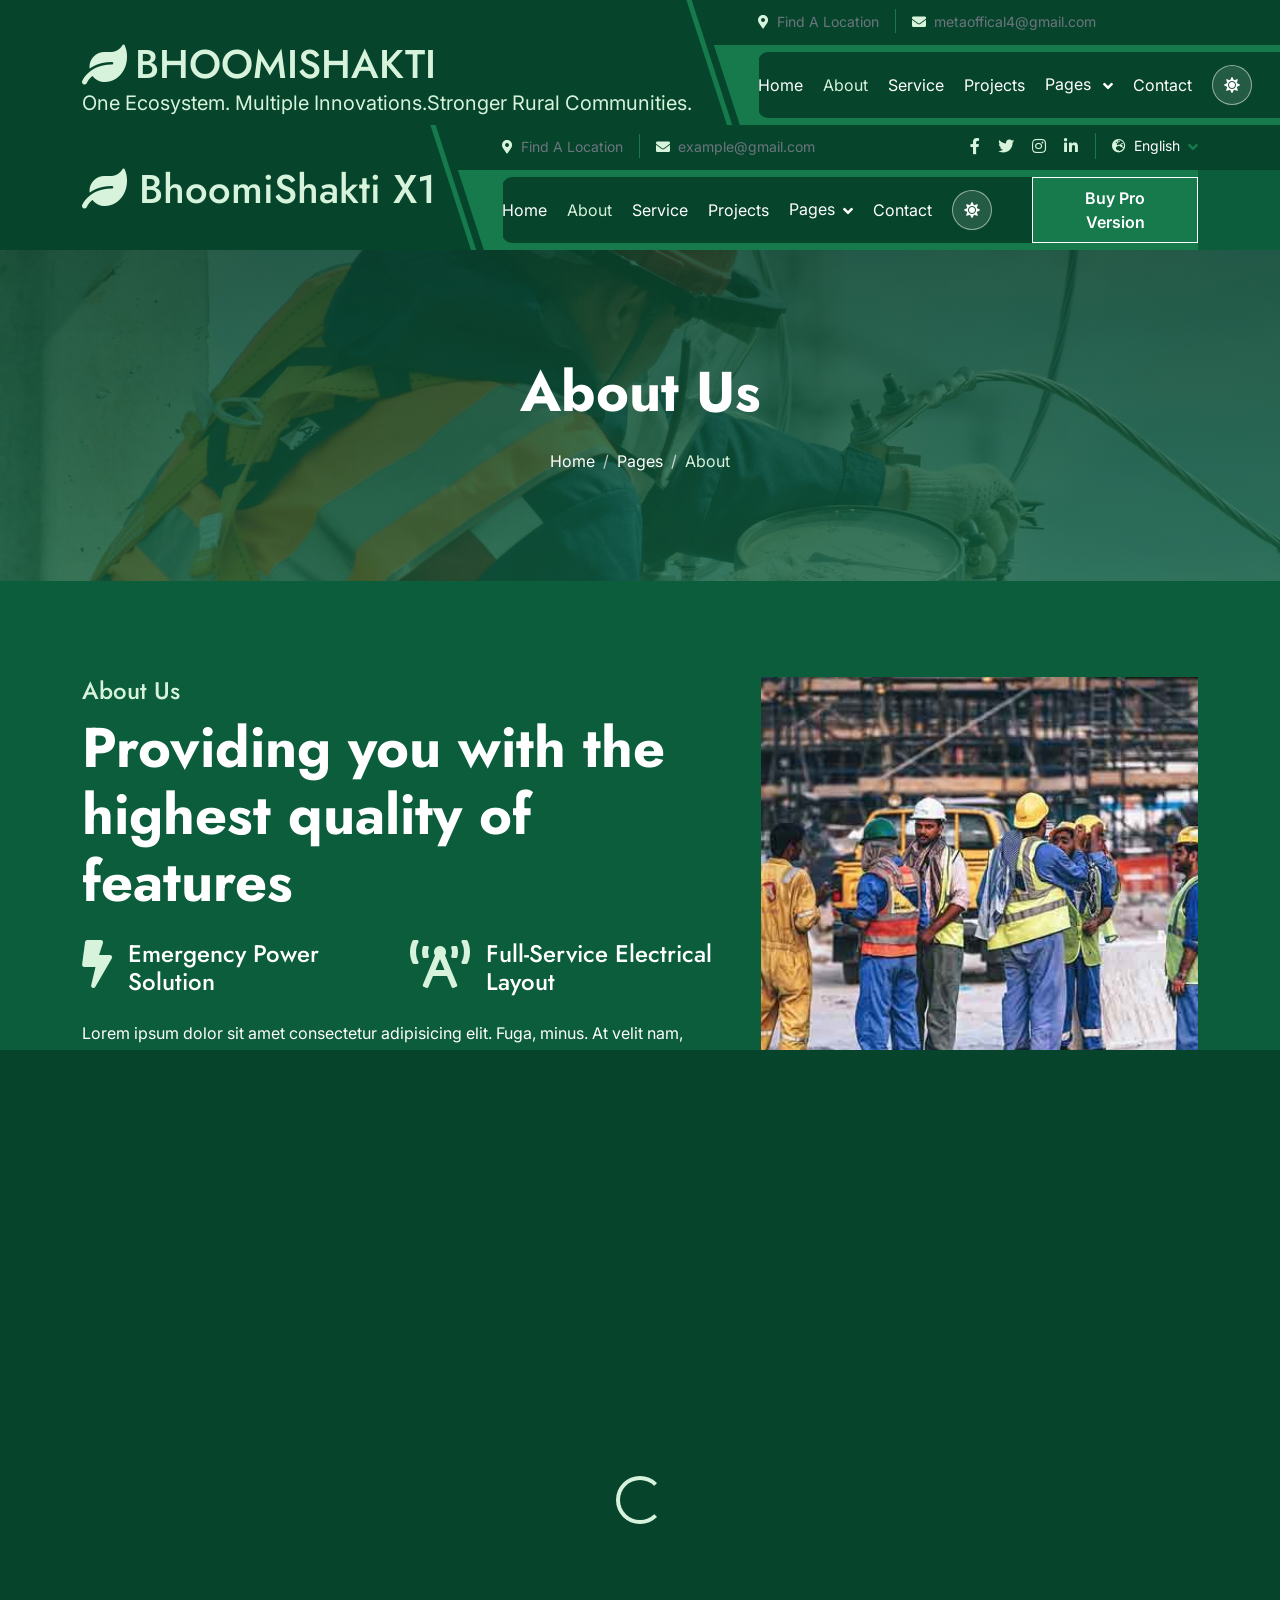
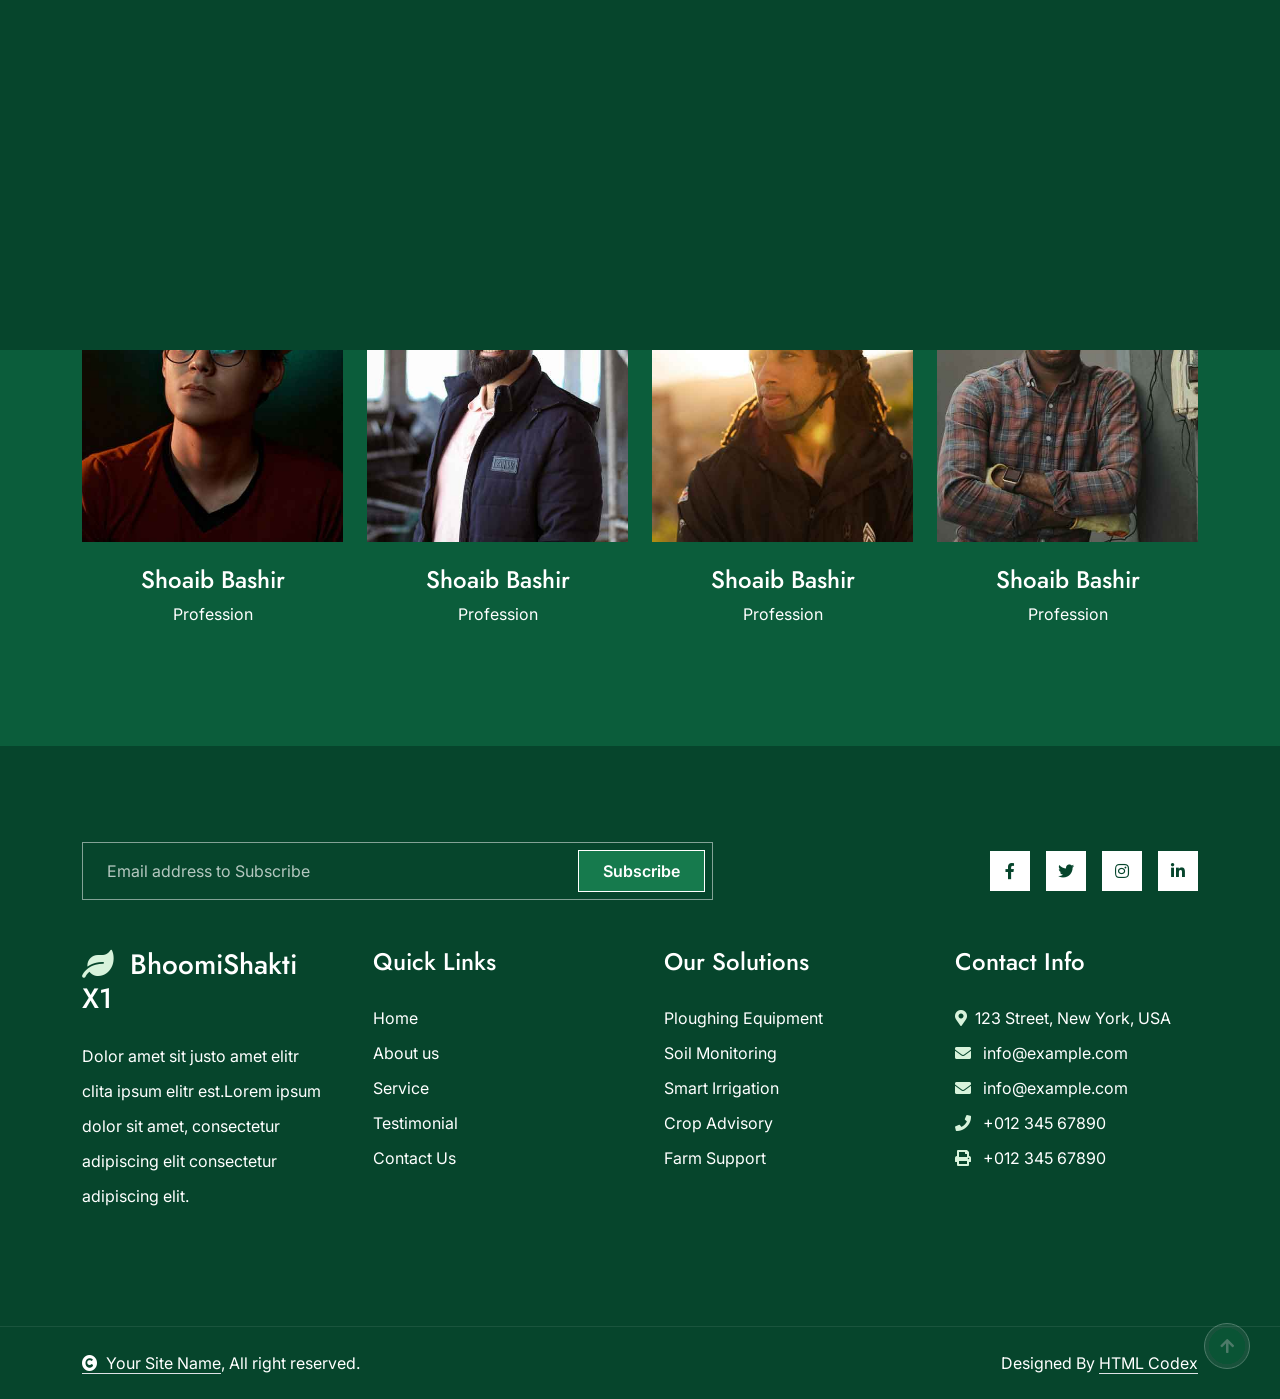
<file: about.html>
<!DOCTYPE html>
<html lang="en">

    <head>
        <meta charset="utf-8">
        <title>About Us | BhoomiShakti</title>
        <meta content="width=device-width, initial-scale=1.0" name="viewport">
        <meta content="" name="keywords">
        <meta content="" name="description">

        <!-- Google Web Fonts -->
        <link rel="preconnect" href="https://fonts.googleapis.com">
        <link rel="preconnect" href="https://fonts.gstatic.com" crossorigin>
        <link href="https://fonts.googleapis.com/css2?family=Inter:wght@100..900&family=Edu+TAS+Beginner:wght@400..700&family=Jost:ital,wght@0,100..900;1,100..900&display=swap" rel="stylesheet">

        <!-- Icon Font Stylesheet -->
        <link rel="stylesheet" href="https://use.fontawesome.com/releases/v5.15.4/css/all.css"/>
        <link href="https://cdn.jsdelivr.net/npm/bootstrap-icons@1.4.1/font/bootstrap-icons.css" rel="stylesheet">

        <!-- Libraries Stylesheet -->
        <link rel="stylesheet" href="lib/animate/animate.min.css"/>
        <link href="lib/owlcarousel/assets/owl.carousel.min.css" rel="stylesheet">


        <!-- Customized Bootstrap Stylesheet -->
        <link href="css/bootstrap.min.css" rel="stylesheet">

        <!-- Template Stylesheet -->
        <link href="css/style.css" rel="stylesheet">
        <style>

/* =========================================================
   BHOOMISHAKTI MOBILE NAVBAR
   Keeps desktop design unchanged
   ========================================================= */


<style>
@media (max-width: 991.98px) {

    /* Pages / Innovations */
    #navbarCollapse .dropdown {
        width: 100% !important;
        text-align: center !important;
        margin: 2px 0 !important;
    }

    #navbarCollapse .dropdown > .nav-link {
        width: auto !important;
        min-height: 48px !important;

        display: inline-flex !important;
        align-items: center !important;
        justify-content: center !important;

        padding: 12px 18px !important;
        margin: 0 auto !important;

        color: #ffffff !important;
        background: transparent !important;

        border-radius: 4px !important;
        text-align: center !important;
    }

    #navbarCollapse .dropdown > .nav-link:hover,
    #navbarCollapse .dropdown > .nav-link:focus,
    #navbarCollapse .dropdown > .nav-link:active {
        color: #ffffff !important;
        background: #087a50 !important;
    }

    /* Correct dropdown arrow */
    #navbarCollapse .dropdown-toggle::before {
        display: none !important;
        content: none !important;
    }

    #navbarCollapse .dropdown-toggle::after {
        display: inline-block !important;
        margin-left: 8px !important;
        vertical-align: middle !important;
    }

    /* Dropdown options */
    #navbarCollapse .dropdown-menu {
        position: static !important;
        transform: none !important;

        width: 90% !important;
        max-width: 420px !important;

        margin: 0 auto !important;
        padding: 4px 0 !important;

        border: 0 !important;
        border-radius: 0 !important;

        background: #043d2b !important;
        box-shadow: none !important;

        text-align: left !important;
    }

    #navbarCollapse .dropdown-item {
        display: block !important;

        width: 100% !important;

        padding: 11px 28px !important;

        color: #ffffff !important;
        background: transparent !important;

        font-size: 15px !important;
    }

    #navbarCollapse .dropdown-item:hover,
    #navbarCollapse .dropdown-item:focus,
    #navbarCollapse .dropdown-item:active {
        color: #ffffff !important;
        background: #087a50 !important;
    }

}
</style>
    </head>

    <body>

        <!-- BhoomiShakti dynamic-software layer -->
        <div id="bhoomi-progress-bar"></div>
        <div id="bhoomi-toast-container" aria-live="polite"></div>

        <!-- Spinner Start -->
        <div id="spinner" class="show bg-white position-fixed translate-middle w-100 vh-100 top-50 start-50 d-flex align-items-center justify-content-center">
            <div class="spinner-border text-primary" style="width: 3rem; height: 3rem;" role="status">
                <span class="sr-only">Loading...</span>
            </div>
        </div>
        <!-- Spinner End -->
         

        

        <!-- Navbar & Hero Start -->
        <div class="container-fluid header-top">
            <div class="container d-flex align-items-center">
                <div class="d-flex align-items-center h-100">
                    <a href="#" class="navbar-brand" style="height: 125px;">
                        <h1 class="text-primary mb-0 d-flex align-items-center">
  <i class="fas fa-leaf me-2"></i>
 BHOOMISHAKTI
</h1><p>One Ecosystem. Multiple Innovations.Stronger Rural Communities.</p>
                        <!-- <img src="img/logo.png" alt="Logo"> -->
                    </a>
                </div>
                <div class="w-100 h-100">
                    <div class="topbar px-0 py-2 d-none d-lg-block" style="height: 45px;">
                        <div class="row gx-0 align-items-center">
                            <div class="col-lg-8 text-center text-lg-center mb-lg-0">
                                <div class="d-flex flex-wrap">
                                    <div class="border-end border-primary pe-3">
                                        <a href="https://maps.app.goo.gl/sNX8VTaiuvoWoPn77" class="text-muted small"><i class="fas fa-map-marker-alt text-primary me-2"></i><span data-i18n="topbar.findLocation">Find A Location</span></a>
                                    </div>
                                    <div class="ps-3">
                                        <a href="mailto:example@gmail.com" class="text-muted small"><i class="fas fa-envelope text-primary me-2"></i>metaoffical4@gmail.com</a>
                                    </div>
                                </div>
                            </div>
                            <div class="col-lg-4 text-center text-lg-end">
                                <div class="d-flex justify-content-end">
                                    <div class="d-flex border-end border-primary pe-3">
                                        <a class="btn p-0 text-primary me-3" href="#"><i class="fab fa-youtube"></i></a>
                                        <!-- <a class="btn p-0 text-primary me-3" href="#"><i class="fab fa-twitter"></i></a> -->
                                        <a class="btn p-0 text-primary me-3" href="#"><i class="fab fa-instagram"></i></a>
                                        <!-- <a class="btn p-0 text-primary me-0" href="#"><i class="fab fa-linkedin-in"></i></a> -->
                                    </div>
                                    </div>
                            </div>
                        </div>
                    </div>
                    <div class="nav-bar px-0 py-lg-0" style="height: 80px;">
                        <nav class="navbar navbar-expand-lg navbar-light d-flex justify-content-lg-end">
                            <a href="#" class="navbar-brand-2">
                                <h1 class="text-primary mb-0"><i class="fas fa-leaf"></i> BhoomiShakti</h1>
                            </a>
                            <button class="navbar-toggler" type="button" data-bs-toggle="collapse" data-bs-target="#navbarCollapse">
                                <span class="fa fa-bars"></span>
                            </button>
                            <div class="collapse navbar-collapse" id="navbarCollapse">
                                <div class="navbar-nav mx-0 mx-lg-auto bg-white">
                                    <a href="index.html" class="nav-item nav-link active" data-i18n="nav.home">Home</a>
                                    <a href="about.html" class="nav-item nav-link" data-i18n="nav.about">About</a>
                                    <a href="service.html" class="nav-item nav-link" data-i18n="nav.service">Service</a>
                                    <a href="index.html#projects" class="nav-item nav-link" data-i18n="nav.projects">Projects</a>
                                    <div class="nav-item dropdown">

    <a href="javascript:void(0);"
       class="nav-link dropdown-toggle"
       data-bs-toggle="dropdown"
       aria-expanded="false">

        <span data-i18n="nav.pages">Pages</span>

    </a>

    <div class="dropdown-menu">

        <a href="team.html"
           class="dropdown-item"
           data-i18n="nav.ourTeam">
            Our team
        </a>

        <a href="x1.html"
           class="dropdown-item"
           data-i18n="nav.BhoomiShakti X1">
            BhoomiShakti X1
        </a>

        <a href="s4.html"
           class="dropdown-item"
           data-i18n="nav.BhoomiShakti S4">
            BhoomiShakti S4
        </a>

        <a href="BSJDK.html"
           class="dropdown-item"
           data-i18n="nav.BhoomiShakti JDKS">
            BhoomiShakti JDKS
        </a>

        <a href="https://bhoomishakti-agri-digital-final-omega.vercel.app/"
           class="dropdown-item"
           data-i18n="nav.BhoomiShakti Agri Digital">
            BhoomiShakti Agri Digital
        </a>

        <a href="bhoomishakti-app.html"
           class="dropdown-item"
           data-i18n="nav.BhoomiShakti AI">
            BhoomiShakti AI
        </a>

        <a href="404.html"
           class="dropdown-item"
           data-i18n="nav.404">
            404 Page
        </a>

    </div>

</div>
                                    <a href="contact.html" class="nav-item nav-link" data-i18n="nav.contact">Contact</a>
                                    <div class="nav-item theme-toggle-wrap d-flex align-items-center">
                                        <button type="button" class="theme-toggle-btn" id="themeToggleBtn" aria-label="Toggle light and dark mode" title="Toggle light / dark mode" data-i18n-title="theme.toggleTitle">
                                            <i class="fas fa-sun"></i>
                                        </button>
                                    </div>
                                    <div class="nav-btn ps-3">
                                        <a href="#" class="btn btn-primary py-2 px-4 ms-0 ms-lg-3" data-i18n="nav.ctaFirstVersion"> First Version</a>
                                    </div>
                                </div>
                            </div>
                        </nav>
                    </div>
                </div>
            </div>
        </div>
        <!-- Navbar & Hero End -->


    <body>

        <!-- BhoomiShakti dynamic-software layer -->
        <div id="bhoomi-progress-bar"></div>
        <div id="bhoomi-toast-container" aria-live="polite"></div>

        <!-- Spinner Start -->
        <div id="spinner" class="show bg-white position-fixed translate-middle w-100 vh-100 top-50 start-50 d-flex align-items-center justify-content-center">
            <div class="spinner-border text-primary" style="width: 3rem; height: 3rem;" role="status">
                <span class="sr-only">Loading...</span>
            </div>
        </div>
        <!-- Spinner End -->

        

        <!-- Navbar & Hero Start -->
        <div class="container-fluid header-top">
            <div class="container d-flex align-items-center">
                <div class="d-flex align-items-center h-100">
                    <a href="#" class="navbar-brand" style="height: 125px;">
                        <h1 class="text-primary mb-0"><i class="fas fa-leaf"></i> BhoomiShakti X1</h1>
                        <!-- <img src="img/logo.png" alt="Logo"> -->
                    </a>
                </div>
                <div class="w-100 h-100">
                    <div class="topbar px-0 py-2 d-none d-lg-block" style="height: 45px;">
                        <div class="row gx-0 align-items-center">
                            <div class="col-lg-8 text-center text-lg-center mb-lg-0">
                                <div class="d-flex flex-wrap">
                                    <div class="border-end border-primary pe-3">
                                        <a href="#" class="text-muted small"><i class="fas fa-map-marker-alt text-primary me-2"></i><span data-i18n="topbar.findLocation">Find A Location</span></a>
                                    </div>
                                    <div class="ps-3">
                                        <a href="mailto:example@gmail.com" class="text-muted small"><i class="fas fa-envelope text-primary me-2"></i>example@gmail.com</a>
                                    </div>
                                </div>
                            </div>
                            <div class="col-lg-4 text-center text-lg-end">
                                <div class="d-flex justify-content-end">
                                    <div class="d-flex border-end border-primary pe-3">
                                        <a class="btn p-0 text-primary me-3" href="#"><i class="fab fa-facebook-f"></i></a>
                                        <a class="btn p-0 text-primary me-3" href="#"><i class="fab fa-twitter"></i></a>
                                        <a class="btn p-0 text-primary me-3" href="#"><i class="fab fa-instagram"></i></a>
                                        <a class="btn p-0 text-primary me-0" href="#"><i class="fab fa-linkedin-in"></i></a>
                                    </div>
                                    <div class="dropdown ms-3 bhoomi-lang-switch">
                                        <a href="#" class="dropdown-toggle text-white" data-bs-toggle="dropdown" aria-expanded="false"><small class="text-body"><i class="fas fa-globe-europe text-primary me-2"></i><span class="bhoomi-lang-label">English</span></small></a>
                                        <div class="dropdown-menu dropdown-menu-end">
                                            <a href="#" class="dropdown-item" data-lang="en">English</a>
                                            <a href="#" class="dropdown-item" data-lang="hi">हिन्दी (Hindi)</a>
                                            <a href="#" class="dropdown-item" data-lang="mr">मराठी (Marathi)</a>
                                            <a href="#" class="dropdown-item" data-lang="kn">ಕನ್ನಡ (Kannada)</a>
                                            <a href="#" class="dropdown-item" data-lang="ta">தமிழ் (Tamil)</a>
                                            <a href="#" class="dropdown-item" data-lang="te">తెలుగు (Telugu)</a>
                                        </div>
                                    </div>
                                </div>
                            </div>
                        </div>
                    </div>
                    <div class="nav-bar px-0 py-lg-0" style="height: 80px;">
                        <nav class="navbar navbar-expand-lg navbar-light d-flex justify-content-lg-end">
                            <a href="#" class="navbar-brand-2">
                                <h1 class="text-primary mb-0"><i class="fas fa-leaf"></i> BhoomiShakti X1</h1>
                                <!-- <img src="img/logo.png" alt="Logo"> -->
                            </a>  
                            <button class="navbar-toggler" type="button" data-bs-toggle="collapse" data-bs-target="#navbarCollapse">
                                <span class="fa fa-bars"></span>
                            </button>
                            <div class="collapse navbar-collapse" id="navbarCollapse">
                                <div class="navbar-nav mx-0 mx-lg-auto bg-white">
                                    <a href="index.html" class="nav-item nav-link" data-i18n="nav.home">Home</a>
                                    <a href="about.html" class="nav-item nav-link active" data-i18n="nav.about">About</a>
                                    <a href="service.html" class="nav-item nav-link" data-i18n="nav.service">Service</a>
                                    <a href="index.html#projects" class="nav-item nav-link" data-i18n="nav.projects">Projects</a>
                                    <div class="nav-item dropdown">
                                        <a href="#" class="nav-link" data-bs-toggle="dropdown">
                                            <span class="dropdown-toggle" data-i18n="nav.pages">Pages</span>
                                        </a>
                                        <div class="dropdown-menu">
                                            <a href="team.html" class="dropdown-item" data-i18n="nav.ourTeam">Our team</a>
                                            <a href="testimonial.html" class="dropdown-item" data-i18n="testimonial.eyebrow">Testimonial</a>
                                            <a href="404.html" class="dropdown-item" data-i18n="nav.404">404 Page</a>
                                        </div>
                                    </div>
                                    <a href="contact.html" class="nav-item nav-link" data-i18n="nav.contact">Contact</a>
                                    <div class="nav-item theme-toggle-wrap d-flex align-items-center">
                                        <button type="button" class="theme-toggle-btn" id="themeToggleBtn" aria-label="Toggle light and dark mode" title="Toggle light / dark mode" data-i18n-title="theme.toggleTitle">
                                            <i class="fas fa-sun"></i>
                                        </button>
                                    </div>
                                    <div class="nav-btn ps-3">
                                        <a href="https://htmlcodex.com/downloading/?item=3464" class="btn btn-primary py-2 px-4 ms-0 ms-lg-3" data-i18n="nav.ctaBuyPro"> Buy Pro Version</a>
                                    </div>
                                </div>
                            </div>
                        </nav>
                    </div>
                </div>
            </div>
        </div>
        <!-- Navbar & Hero End -->


        <!-- Header Start -->
        <div class="container-fluid bg-breadcrumb">
            <div class="container text-center py-5" style="max-width: 900px;">
                <h4 class="text-white display-4 mb-4 wow fadeInDown" data-wow-delay="0.1s" data-i18n="breadcrumb.aboutTitle">About Us</h4>
                <ol class="breadcrumb d-flex justify-content-center mb-0 wow fadeInDown" data-wow-delay="0.3s">
                    <li class="breadcrumb-item"><a href="index.html">Home</a></li>
                    <li class="breadcrumb-item"><a href="#" data-i18n="breadcrumb.pages">Pages</a></li>
                    <li class="breadcrumb-item active text-primary" data-i18n="nav.about">About</li>
                </ol>    
            </div>
        </div>
        <!-- Header End -->


        <!-- About Start -->
        <div class="container-fluid about bg-light py-5">
            <div class="container py-5">
                <div class="row g-5">
                    <div class="col-lg-7 wow fadeInLeft" data-wow-delay="0.2s">
                        <div class="h-100">
                            <h4 class="text-primary" data-i18n="about.eyebrow">About Us</h4>
                            <h1 class="display-4 mb-4" data-i18n="about.page.heading">Providing you with the highest quality of features</h1>
                            <div class="row g-4 mb-4">
                                <div class="col-md-6">
                                    <a href="#" class="d-flex">
                                        <span class="fas fa-bolt fa-3x me-3"></span>
                                        <h4 class="mb-0" data-i18n="about.page.feature1">Emergency Power Solution</h4>
                                    </a>
                                </div>
                                <div class="col-md-6">
                                    <a href="#" class="d-flex">
                                        <span class="fas fa-broadcast-tower fa-3x me-3"></span>
                                        <h4 class="mb-0" data-i18n="about.page.feature2">Full-Service Electrical Layout</h4>
                                    </a>
                                </div>
                            </div>
                            <p class="mb-4">Lorem ipsum dolor sit amet consectetur adipisicing elit. Fuga, minus. At velit nam, animi culpa fugiat neque facere illum, eum possimus omnis accusantium deleniti consectetur temporibus necessitatibus asperiores sunt dicta?
                            </p>
                            <div class="text-dark mb-4">
                                <p class="fs-5"><span class="fa fa-check text-primary me-2"></span> <span data-i18n="about.page.check1">Installed, maintained and repaired lighting for clients.</span></p>
                                <p class="fs-5"><span class="fa fa-check text-primary me-2"></span> <span data-i18n="about.page.check2">Increasingly popular way to generate electricity.</span></p>
                                <p class="fs-5"><span class="fa fa-check text-primary me-2"></span> <span data-i18n="about.page.check3">Protect electrical devices from damage.</span></p>
                            </div>
                            <a class="btn btn-primary py-3 px-4 px-md-5 ms-2" href="#" data-i18n="about.contactBtn">Contact us</a>
                        </div>
                    </div>
                    <div class="col-lg-5 wow fadeInRight" data-wow-delay="0.2s">
                        <div class="position-relative h-100">
                            <img src="img/about-1.jpg" class="img-fluid w-100 h-100" style="object-fit: cover;" alt="">
                            <div class="bg-white">
                                <div class="position-absolute pt-3 bg-white" style="width: 50%; left: 0; bottom: 0;">
                                    <div class="bg-primary p-4">
                                        <h4 class="display-2 mb-0">25+</h4>
                                        <p class="text-white fs-5 mb-0" data-i18n="about.experienceLabel">years of experience</p>
                                    </div>
                                </div>
                                <div class="position-absolute p-3 bg-white pb-0 pe-0" style="width: 50%; bottom: 0; right: 0;">
                                    <img src="img/about-2.jpg" class="img-fluid" alt="">
                                </div>
                            </div>
                        </div>
                    </div>
                </div>
            </div>
        </div>
        <!-- About End -->


        <!-- Team Start -->
         <div class="container-fluid team py-5">
            <div class="container py-5">
                <div class="d-flex flex-column mx-auto text-center mb-5 wow fadeInUp" data-wow-delay="0.2s" style="max-width: 800px;">
                    <h4 class="text-primary" data-i18n="team.eyebrow">Our Team</h4>
                    <h1 class="display-4 mb-4" data-i18n="team.heading">The Innovators Behind BhoomiShakti</h1>
                    <p class="mb-0">Lorem ipsum dolor sit amet consectetur adipisicing elit. Quidem, deserunt provident ab voluptates rerum eaque eum magni autem atque in minus laboriosam corrupti deleniti voluptatibus rem reiciendis modi veniam animi?
                    </p>
                </div>
                <div class="row g-4">
                    <div class="col-md-6 col-lg-3 wow fadeInUp" data-wow-delay="0.2s">
                        <div class="team-item">
                            <div class="team-img">
                                <img src="img/team-1.jpg" class="img-fluid w-100" alt="">
                                <div class="team-icon">
                                    <a class="btn btn-square btn-primary mb-2" href=""><i class="fab fa-facebook-f"></i></a>
                                    <a class="btn btn-square btn-primary mb-2" href=""><i class="fab fa-twitter"></i></a>
                                    <a class="btn btn-square btn-primary mb-2" href=""><i class="fab fa-instagram"></i></a>
                                    <a class="btn btn-square btn-primary mb-2" href=""><i class="fab fa-linkedin-in"></i></a>
                                </div>
                            </div>
                            <div class="team-content bg-light text-center p-4">
                                <h4>Shoaib Bashir</h4>
                                <p class="mb-0" data-i18n="common.profession">Profession</p>
                            </div>
                        </div>
                    </div>
                    <div class="col-md-6 col-lg-3 wow fadeInUp" data-wow-delay="0.4s">
                        <div class="team-item">
                            <div class="team-img">
                                <img src="img/team-2.jpg" class="img-fluid w-100" alt="">
                                <div class="team-icon">
                                    <a class="btn btn-square btn-primary mb-2" href=""><i class="fab fa-facebook-f"></i></a>
                                    <a class="btn btn-square btn-primary mb-2" href=""><i class="fab fa-twitter"></i></a>
                                    <a class="btn btn-square btn-primary mb-2" href=""><i class="fab fa-instagram"></i></a>
                                    <a class="btn btn-square btn-primary mb-2" href=""><i class="fab fa-linkedin-in"></i></a>
                                </div>
                            </div>
                            <div class="team-content bg-light text-center p-4">
                                <h4>Shoaib Bashir</h4>
                                <p class="mb-0" data-i18n="common.profession">Profession</p>
                            </div>
                        </div>
                    </div>
                    <div class="col-md-6 col-lg-3 wow fadeInUp" data-wow-delay="0.6s">
                        <div class="team-item">
                            <div class="team-img">
                                <img src="img/team-3.jpg" class="img-fluid w-100" alt="">
                                <div class="team-icon">
                                    <a class="btn btn-square btn-primary mb-2" href=""><i class="fab fa-facebook-f"></i></a>
                                    <a class="btn btn-square btn-primary mb-2" href=""><i class="fab fa-twitter"></i></a>
                                    <a class="btn btn-square btn-primary mb-2" href=""><i class="fab fa-instagram"></i></a>
                                    <a class="btn btn-square btn-primary mb-2" href=""><i class="fab fa-linkedin-in"></i></a>
                                </div>
                            </div>
                            <div class="team-content bg-light text-center p-4">
                                <h4>Shoaib Bashir</h4>
                                <p class="mb-0" data-i18n="common.profession">Profession</p>
                            </div>
                        </div>
                    </div>
                    <div class="col-md-6 col-lg-3 wow fadeInUp" data-wow-delay="0.8s">
                        <div class="team-item">
                            <div class="team-img">
                                <img src="img/team-4.jpg" class="img-fluid w-100" alt="">
                                <div class="team-icon">
                                    <a class="btn btn-square btn-primary mb-2" href=""><i class="fab fa-facebook-f"></i></a>
                                    <a class="btn btn-square btn-primary mb-2" href=""><i class="fab fa-twitter"></i></a>
                                    <a class="btn btn-square btn-primary mb-2" href=""><i class="fab fa-instagram"></i></a>
                                    <a class="btn btn-square btn-primary mb-2" href=""><i class="fab fa-linkedin-in"></i></a>
                                </div>
                            </div>
                            <div class="team-content bg-light text-center p-4">
                                <h4>Shoaib Bashir</h4>
                                <p class="mb-0" data-i18n="common.profession">Profession</p>
                            </div>
                        </div>
                    </div>
                </div>
            </div>
         </div>
        <!-- Team End -->

        <!-- Footer Start -->
        <div class="container-fluid footer bg-dark py-5 wow fadeIn" data-wow-delay="0.2s">
            <div class="container py-5">
                <div class="row g-5 mb-5 align-items-center">
                    <div class="col-lg-7">
                        <div class="position-relative mx-auto">
                            <input class="form-control w-100 py-3 ps-4 pe-5" type="text" placeholder="Email address to Subscribe" data-i18n-placeholder="footer.subscribePlaceholder">
                            <button type="button" class="btn btn-primary position-absolute top-0 end-0 py-2 px-4 mt-2 me-2" data-i18n="footer.subscribeBtn">Subscribe</button>
                        </div>
                    </div>
                    <div class="col-lg-5">
                        <div class="d-flex align-items-center justify-content-center justify-content-lg-end">
                            <a class="btn btn-light btn-md-square me-3" href=""><i class="fab fa-facebook-f"></i></a>
                            <a class="btn btn-light btn-md-square me-3" href=""><i class="fab fa-twitter"></i></a>
                            <a class="btn btn-light btn-md-square me-3" href=""><i class="fab fa-instagram"></i></a>
                            <a class="btn btn-light btn-md-square me-0" href=""><i class="fab fa-linkedin-in"></i></a>
                        </div>
                    </div>
                </div>
                <div class="row g-5">
                    <div class="col-md-6 col-lg-6 col-xl-3">
                        <div class="footer-item d-flex flex-column">
                            <div class="footer-item">
                                <h3 class="text-white mb-4"><i class="fas fa-leaf text-primary me-3"></i>BhoomiShakti X1</h3>
                                <p class="mb-3">Dolor amet sit justo amet elitr clita ipsum elitr est.Lorem ipsum dolor sit amet, consectetur adipiscing elit consectetur adipiscing elit.</p>
                            </div>
                        </div>
                    </div>
                    <div class="col-md-6 col-lg-6 col-xl-3">
                        <div class="footer-item d-flex flex-column">
                            <h4 class="text-white mb-4" data-i18n="footer.quickLinksHeading">Quick Links</h4>
                            <a href="#" data-i18n="footer.quickLink.home"> Home</a>
                            <a href="#" data-i18n="footer.quickLink.about"> About us</a>
                            <a href="#" data-i18n="footer.quickLink.service"> Service</a>
                            <a href="#" data-i18n="footer.quickLink.testimonial"> Testimonial</a>
                            <a href="#" data-i18n="footer.quickLink.contact"> Contact Us</a>
                        </div>
                    </div>
                    <div class="col-md-6 col-lg-6 col-xl-3">
                        <div class="footer-item d-flex flex-column">
                            <h4 class="text-white mb-4" data-i18n="footer.solutionsHeading">Our Solutions</h4>
                            <a href="#" data-i18n="footer.solutions.plough"> Ploughing Equipment</a>
                            <a href="#" data-i18n="footer.solutions.soil"> Soil Monitoring</a>
                            <a href="#" data-i18n="footer.solutions.irrigation"> Smart Irrigation</a>
                            <a href="#" data-i18n="footer.solutions.advisory"> Crop Advisory</a>
                            <a href="#" data-i18n="footer.solutions.support"> Farm Support</a>
                        </div>
                    </div>
                    <div class="col-md-6 col-lg-6 col-xl-3">
                        <div class="footer-item d-flex flex-column">
                            <h4 class="text-white mb-4" data-i18n="footer.contactHeading">Contact Info</h4>
                            <a href="#"><i class="fa fa-map-marker-alt text-primary me-2"></i><span data-i18n="footer.addressText"> 123 Street, New York, USA</span></a>
                            <a href="mailto:info@example.com"><i class="fas fa-envelope text-primary me-2"></i> info@example.com</a>
                            <a href="mailto:info@example.com"><i class="fas fa-envelope text-primary me-2"></i> info@example.com</a>
                            <a href="tel:+012 345 67890"><i class="fas fa-phone text-primary me-2"></i> +012 345 67890</a>
                            <a href="tel:+012 345 67890" class="mb-3"><i class="fas fa-print text-primary me-2"></i> +012 345 67890</a>
                        </div>
                    </div>
                </div>
            </div>
        </div>
        <!-- Footer End -->

        
        <!-- Copyright Start -->
        <div class="container-fluid copyright py-4">
            <div class="container">
                <div class="row g-4 align-items-center">
                    <div class="col-md-6 text-center text-md-start mb-md-0">
                        <span class="text-body"><a href="#" class="border-bottom text-white"><i class="fas fa-copyright text-light me-2"></i><span data-i18n="copyright.siteName">Your Site Name</span></a><span data-i18n="copyright.rightsReserved">, All right reserved.</span></span>
                    </div>
                    <div class="col-md-6 text-center text-md-end text-body">
                        <!--/*** The author’s attribution link must remain intact in the template. ***/-->
                        <!--/*** If you wish to remove this credit link, please purchase the Pro Version . ***/-->
                        Designed By <a class="border-bottom text-white" href="https://htmlcodex.com">HTML Codex</a>
                    </div>
                </div>
            </div>
        </div>
        <!-- Copyright End -->

         


        


        <!-- Back to Top -->
        <a href="#" class="btn btn-primary btn-lg-square back-to-top"><i class="fa fa-arrow-up"></i></a>   

        
        <!-- JavaScript Libraries -->
        <script src="https://ajax.googleapis.com/ajax/libs/jquery/3.6.4/jquery.min.js"></script>
        <script src="https://cdn.jsdelivr.net/npm/bootstrap@5.0.0/dist/js/bootstrap.bundle.min.js"></script>
        <script src="lib/wow/wow.min.js"></script>
        <script src="lib/easing/easing.min.js"></script>
        <script src="lib/waypoints/waypoints.min.js"></script>
        <script src="lib/owlcarousel/owl.carousel.min.js"></script>
        

        <!-- Template Javascript -->
        <script src="js/i18n-data.js"></script>
        <script src="js/i18n.js"></script>
        <script src="js/main.js"></script>

               <script>
document.addEventListener("DOMContentLoaded", function () {

    const menu = document.getElementById("navbarCollapse");

    if (!menu) return;

    /*
     * Use Bootstrap's REAL collapse instance.
     * This is important because Bootstrap itself controls
     * the navbar's open/close state.
     */
    function closeNavbar() {

        if (window.innerWidth >= 992) return;

        if (typeof bootstrap !== "undefined") {

            const collapse =
                bootstrap.Collapse.getOrCreateInstance(menu, {
                    toggle: false
                });

            collapse.hide();

        } else {

            /* fallback */
            menu.classList.remove("show");

            const toggler =
                document.querySelector(".navbar-toggler");

            if (toggler) {
                toggler.classList.add("collapsed");
                toggler.setAttribute("aria-expanded", "false");
            }
        }
    }


    /*
     * CLOSE WHEN ANY NAVIGATION LINK IS CLICKED
     *
     * Home
     * About
     * Service
     * Projects
     * Contact
     * First Version
     * Innovation items
     */
    menu.querySelectorAll("a").forEach(function (link) {

        link.addEventListener("click", function () {

            /* Do not close when clicking the Innovations
               dropdown button itself */
            if (link.getAttribute("data-bs-toggle") === "dropdown") {
                return;
            }

            closeNavbar();

        });

    });


    /*
     * CLOSE WHEN CLICKING OUTSIDE THE OPEN MOBILE MENU
     */
    document.addEventListener("click", function (event) {

        if (window.innerWidth >= 992) return;

        const navbar =
            event.target.closest(".navbar");

        if (!navbar) {
            closeNavbar();
        }

    });


    /*
     * CLOSE AFTER CLICKING AN INNOVATION ITEM
     */
    menu.querySelectorAll(".dropdown-item").forEach(function (item) {

        item.addEventListener("click", function () {
            closeNavbar();
        });

    });


    /*
     * WHEN THE MENU FINISHES CLOSING,
     * MAKE SURE THE TOGGLE BUTTON IS RESET.
     */
    menu.addEventListener("hidden.bs.collapse", function () {

        const toggler =
            document.querySelector(".navbar-toggler");

        if (toggler) {

            toggler.classList.add("collapsed");

            toggler.setAttribute(
                "aria-expanded",
                "false"
            );
        }

    });

});
</script>

<script>
document.addEventListener("DOMContentLoaded", function () {

    const menu = document.getElementById("navbarCollapse");
    const toggler = document.querySelector(".navbar-toggler");

    if (!menu || !toggler) return;


    function closeMobileMenu() {

        if (window.innerWidth >= 992) return;

        if (menu.classList.contains("show")) {

            toggler.click();

        }

    }


    /* Close when clicking normal navigation links */
    menu.querySelectorAll("a").forEach(function (link) {

        link.addEventListener("click", function () {

            if (
                link.hasAttribute("data-bs-toggle") &&
                link.getAttribute("data-bs-toggle") === "dropdown"
            ) {
                return;
            }

            closeMobileMenu();

        });

    });


    /* Close when clicking outside navbar */
    document.addEventListener("click", function (event) {

        if (window.innerWidth >= 992) return;

        if (!event.target.closest(".navbar")) {

            closeMobileMenu();

        }

    });


    /* Close after selecting a dropdown item */
    menu.querySelectorAll(".dropdown-item").forEach(function (item) {

        item.addEventListener("click", function () {

            closeMobileMenu();

        });

    });

});
</script>
    </body>

</html>
</file>
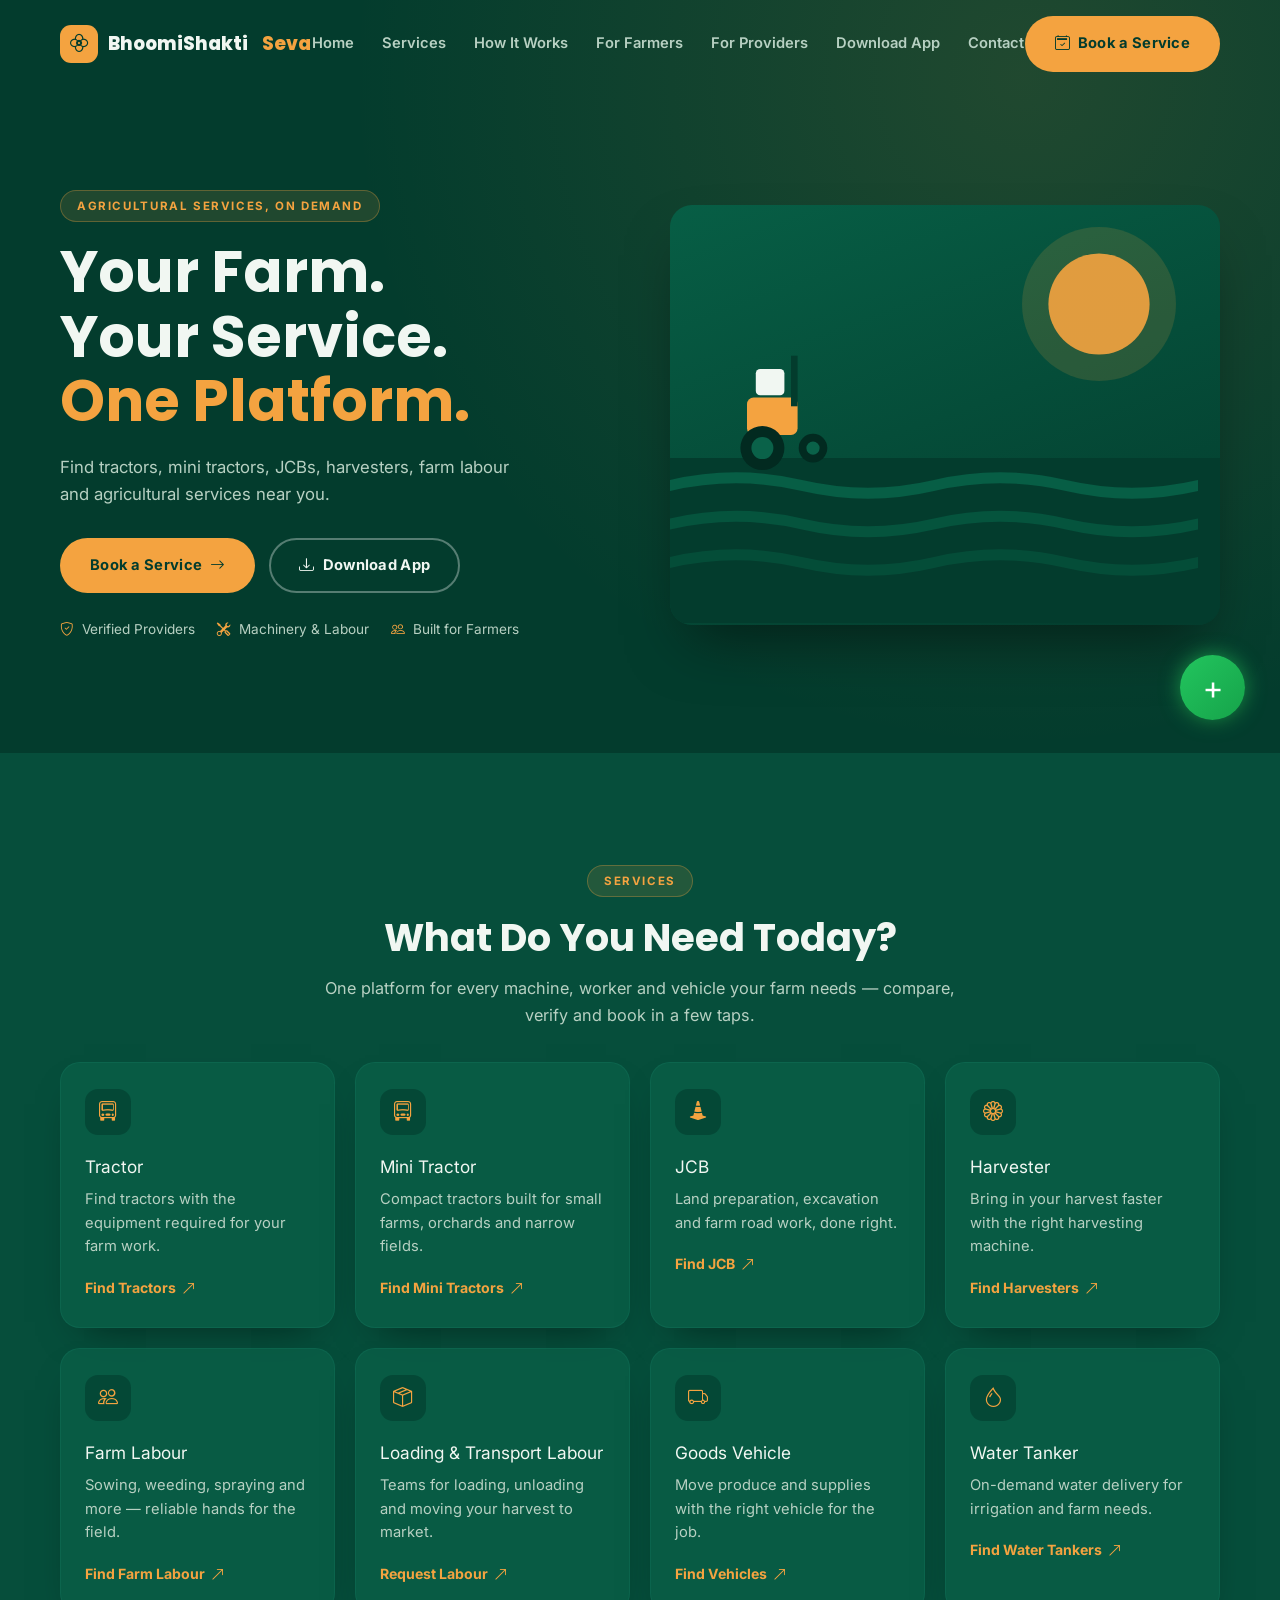
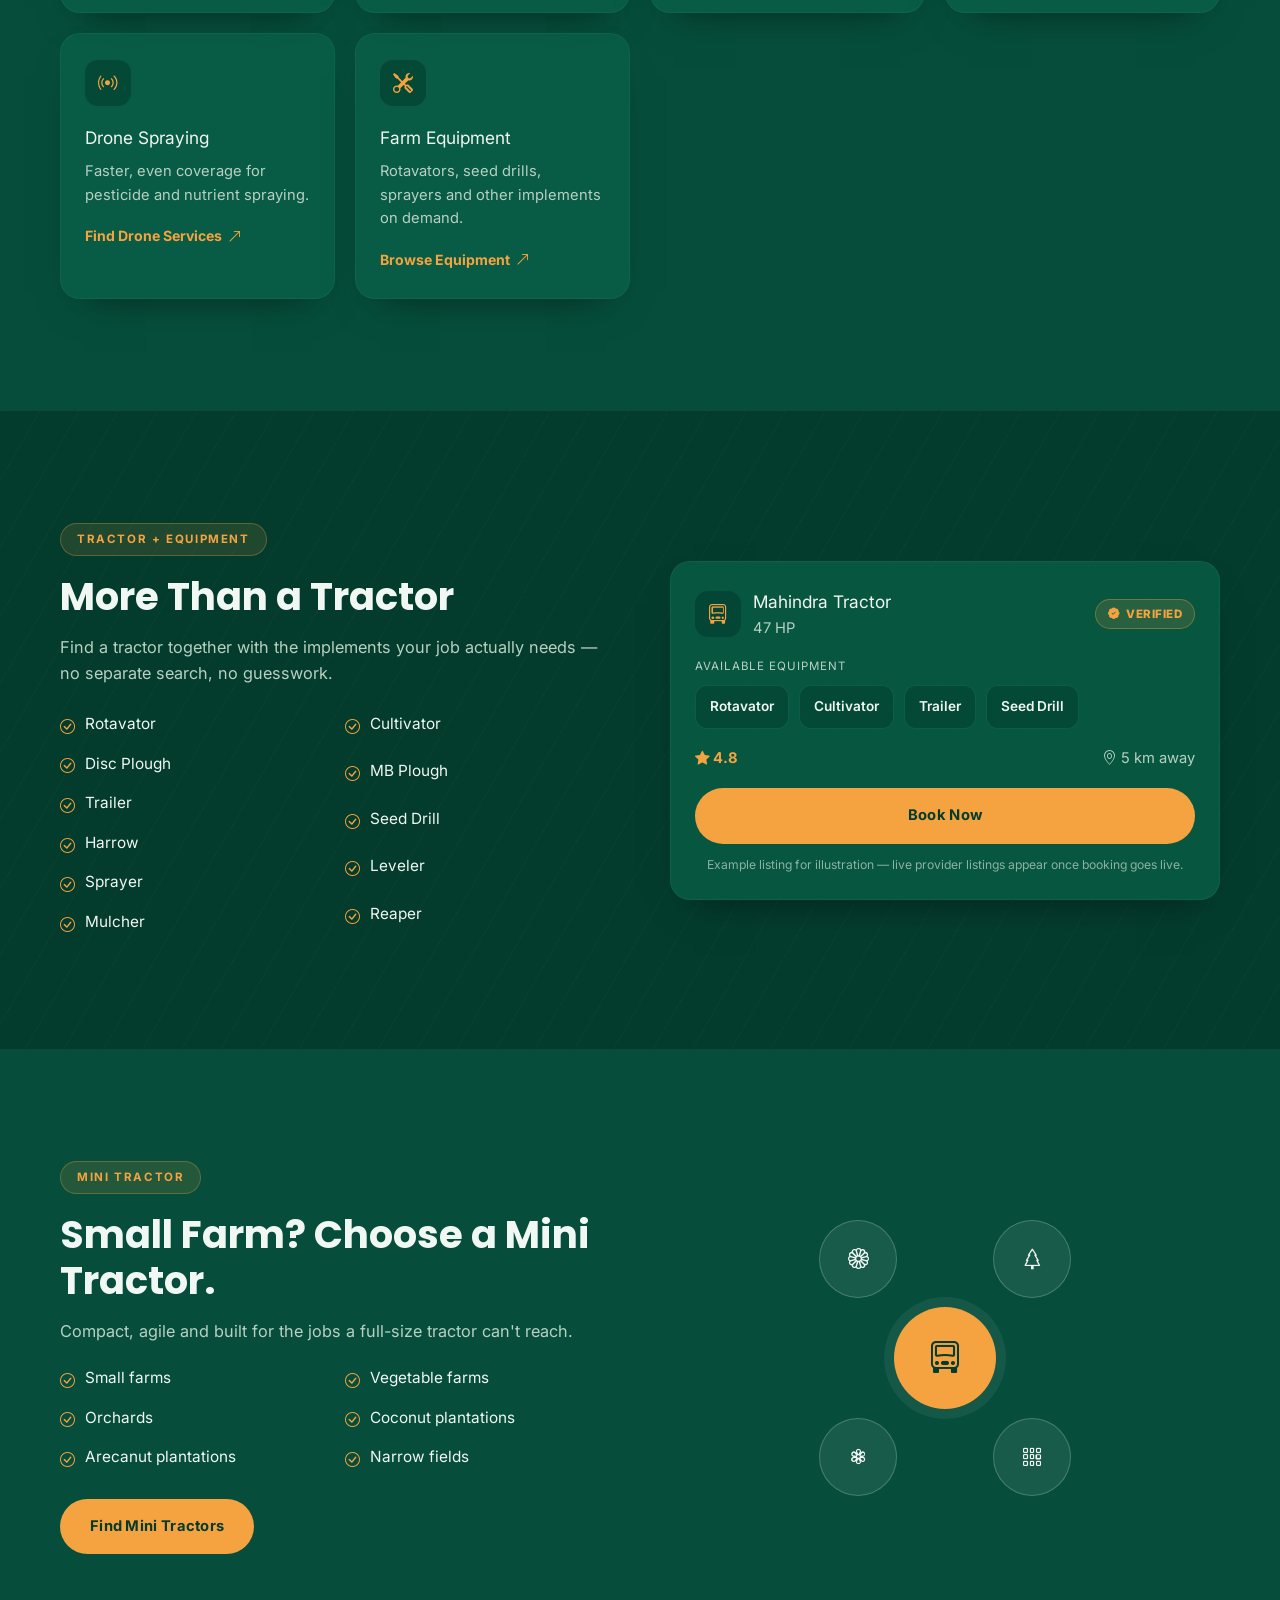
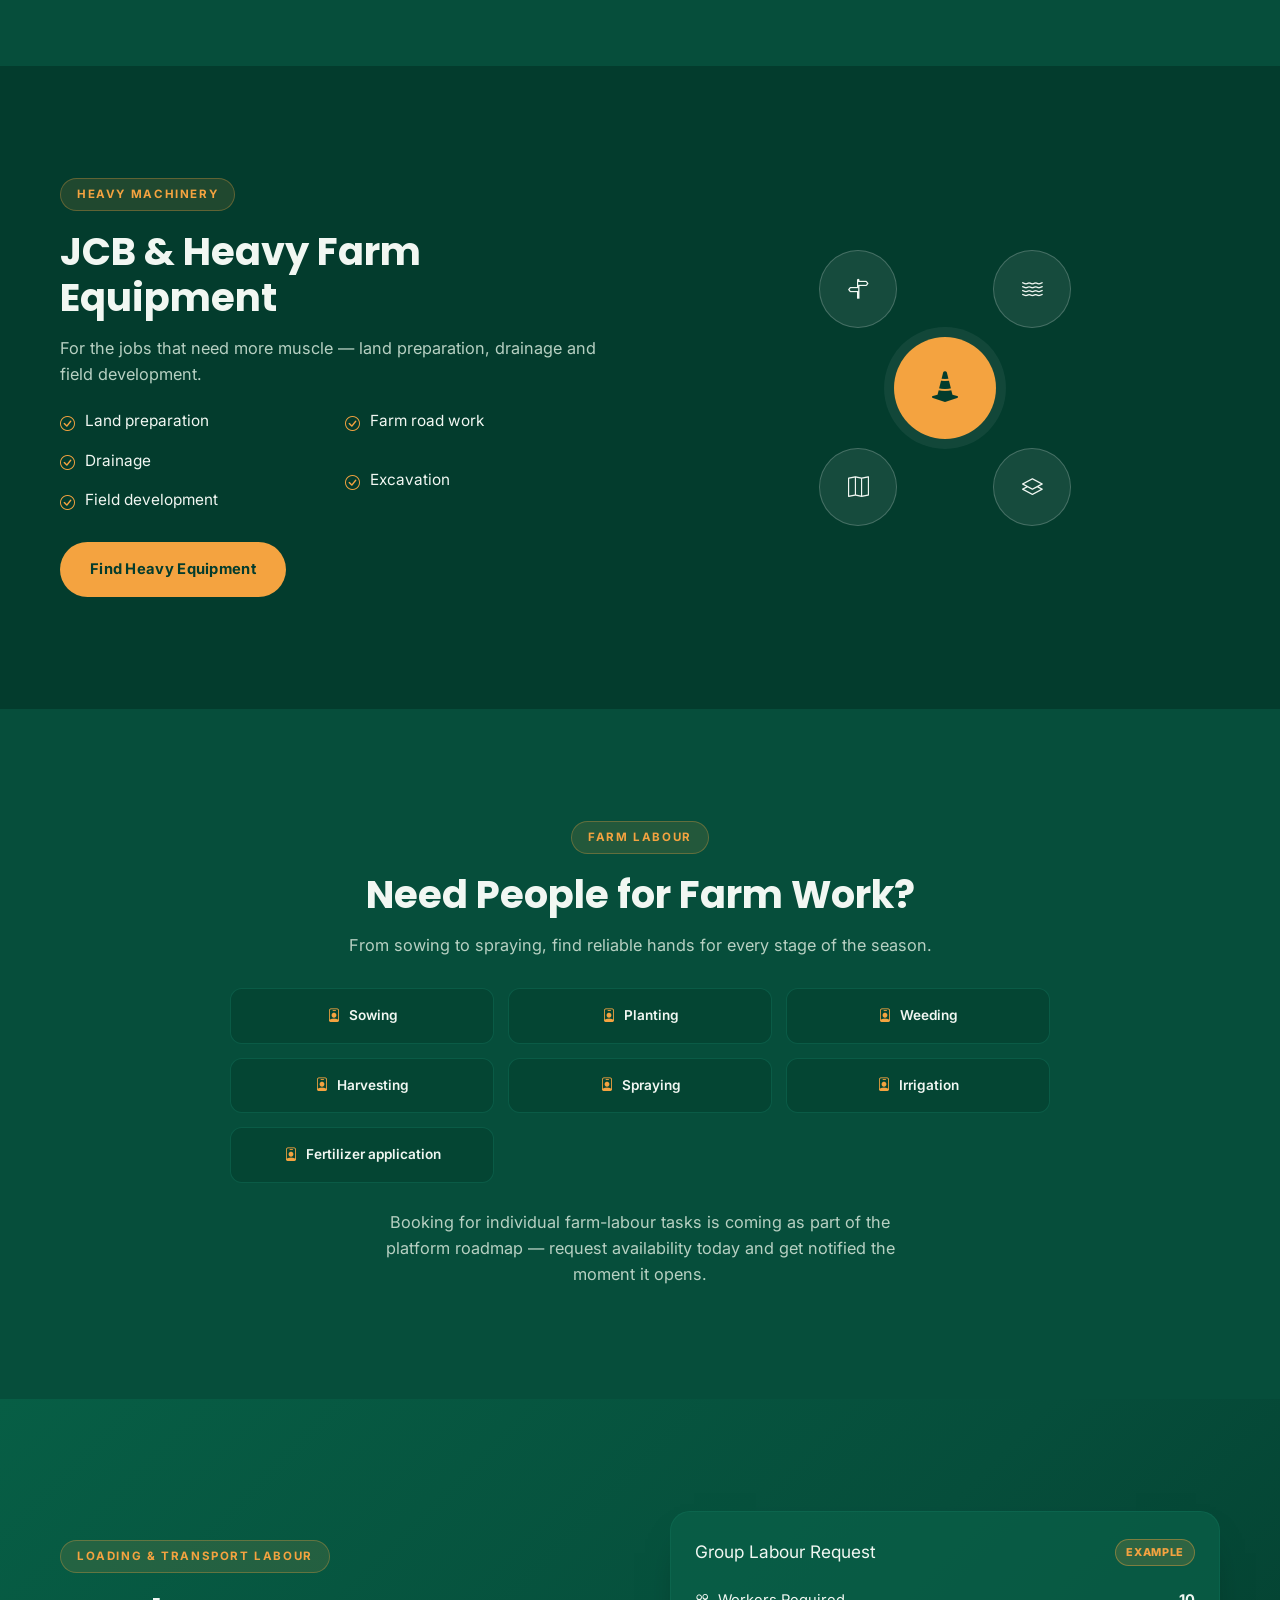
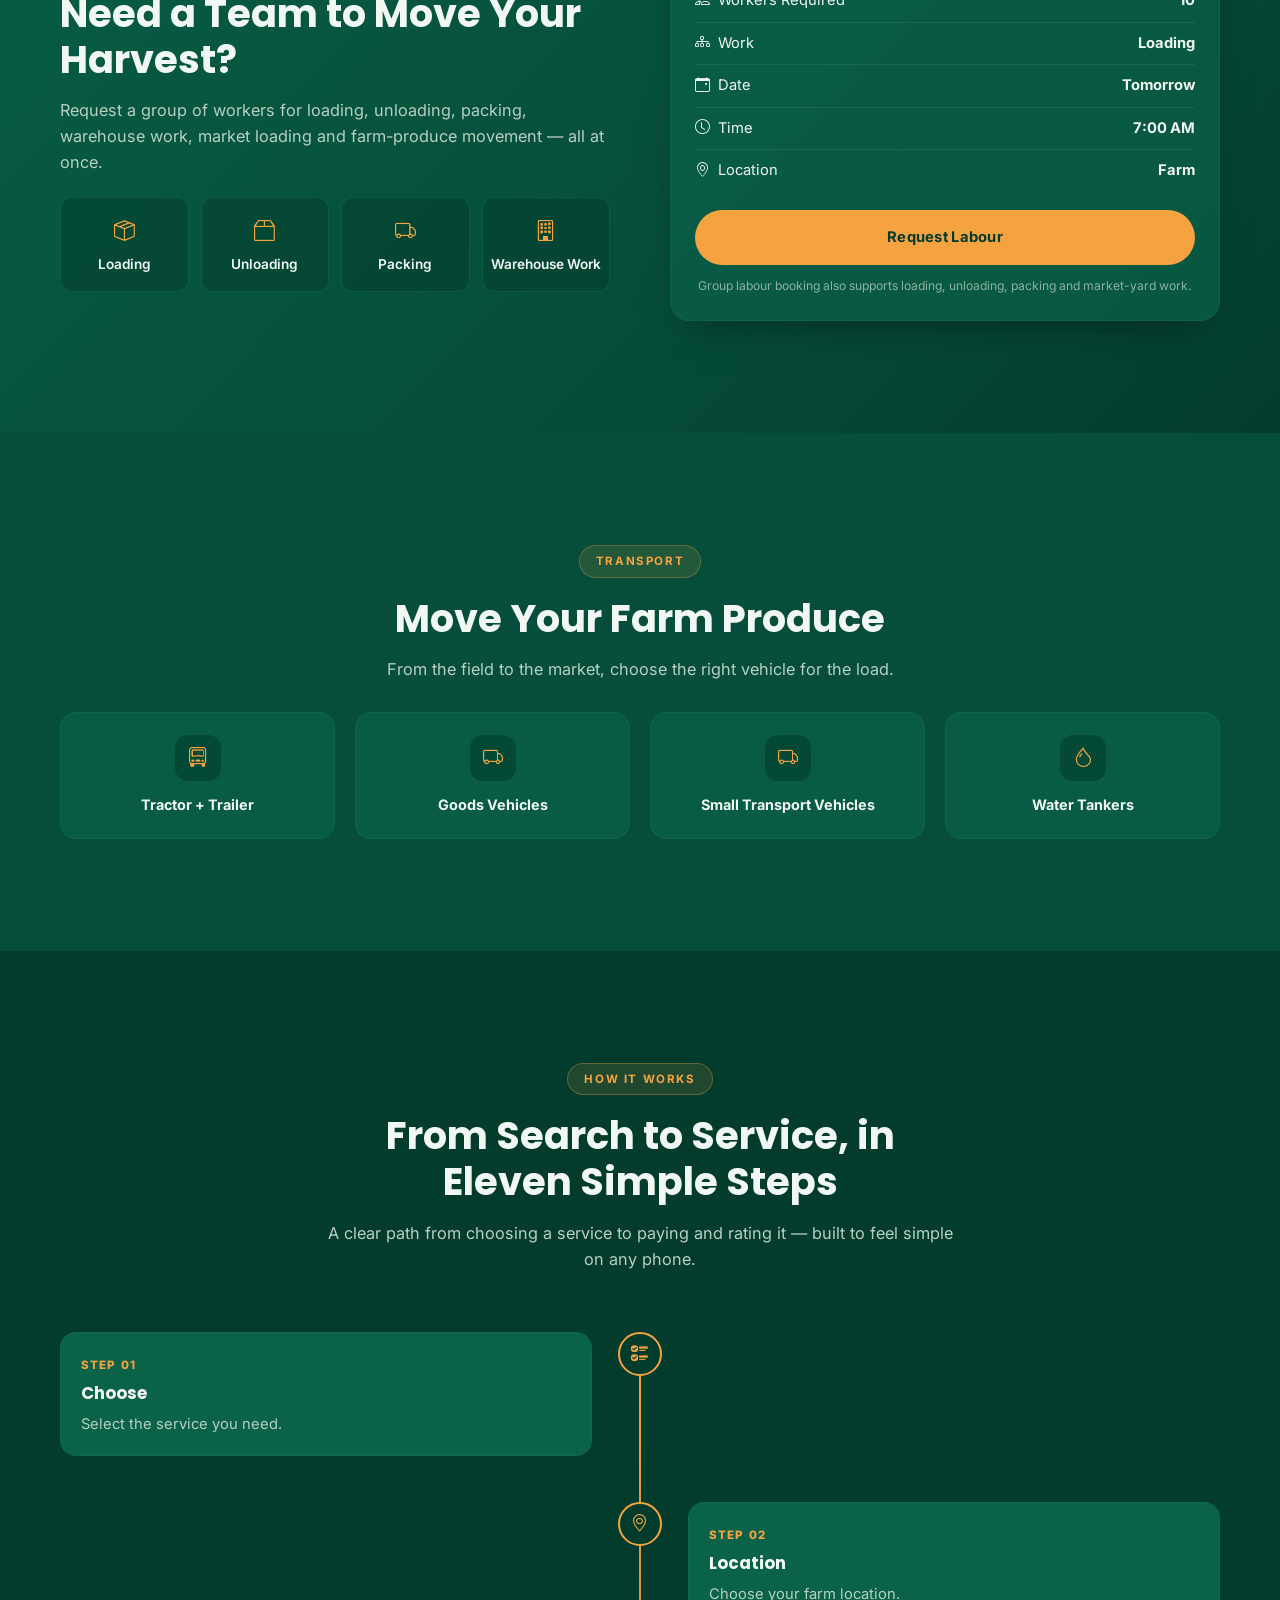
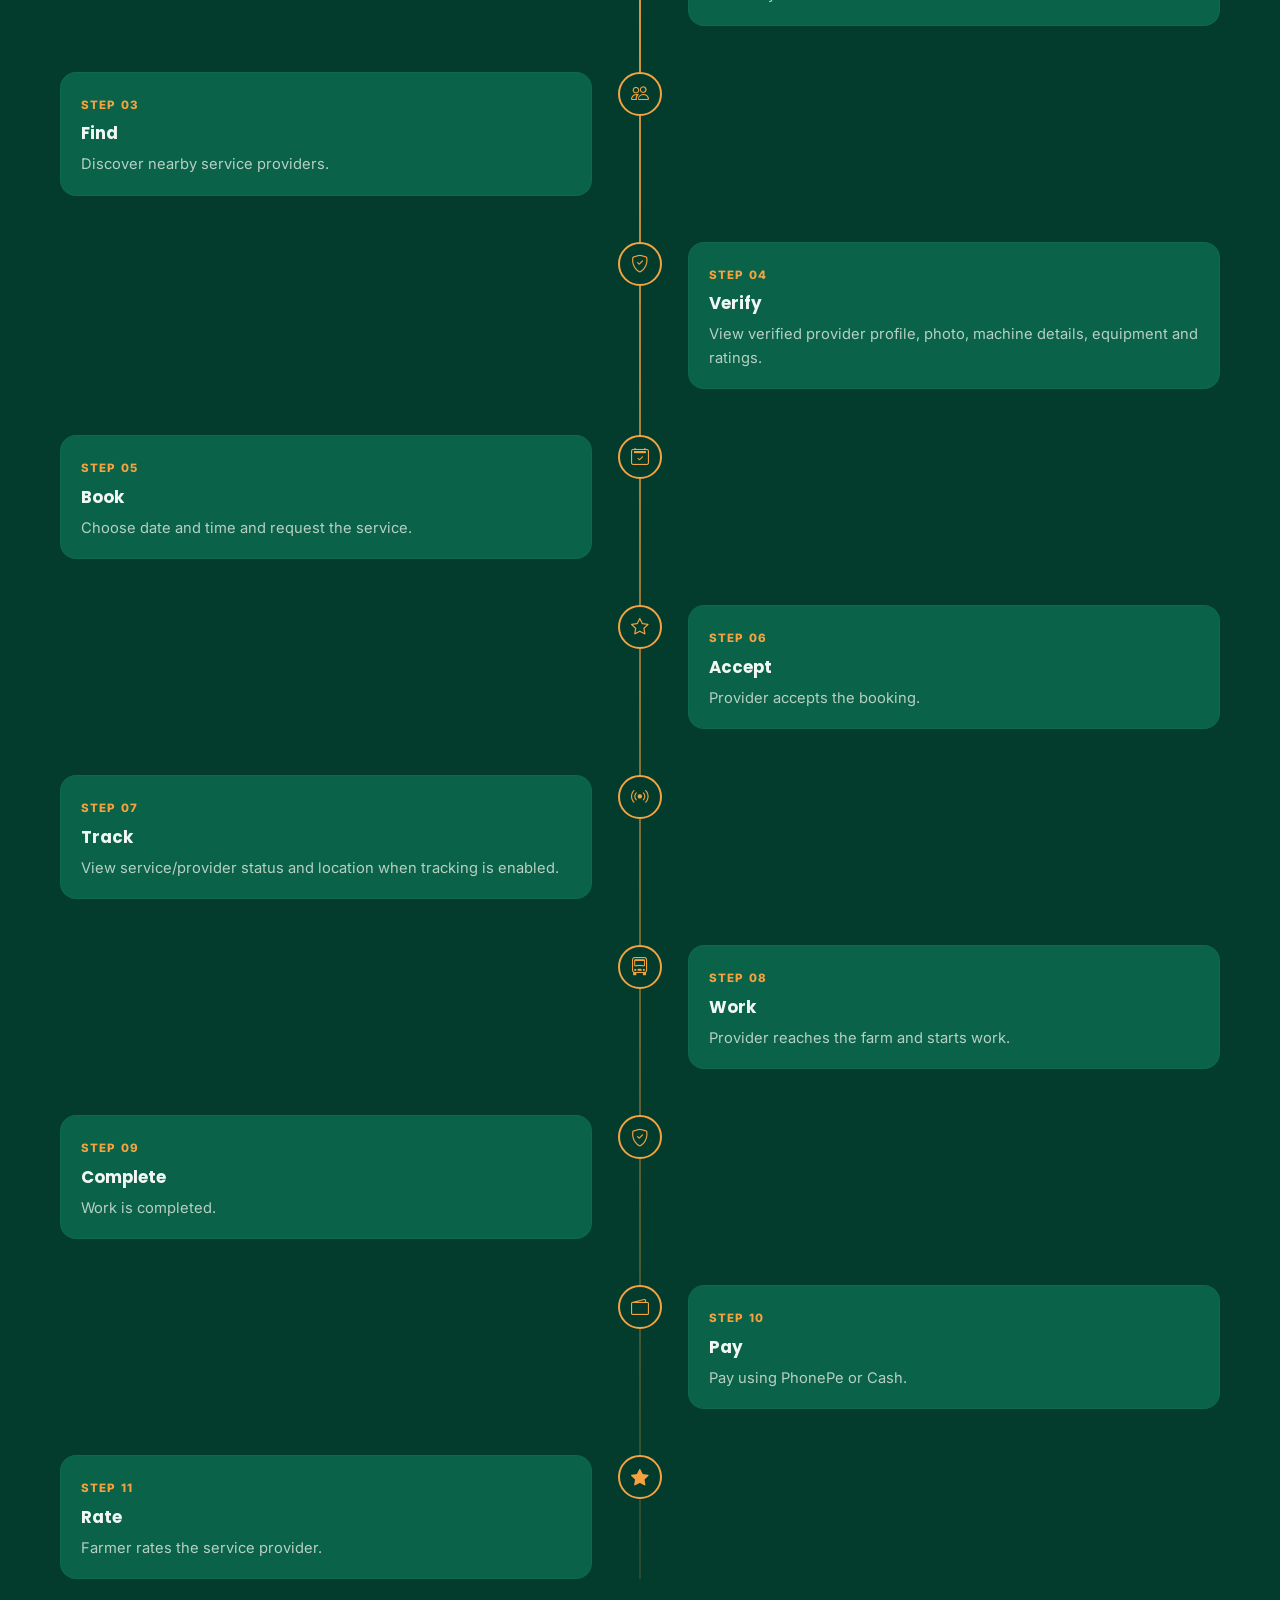
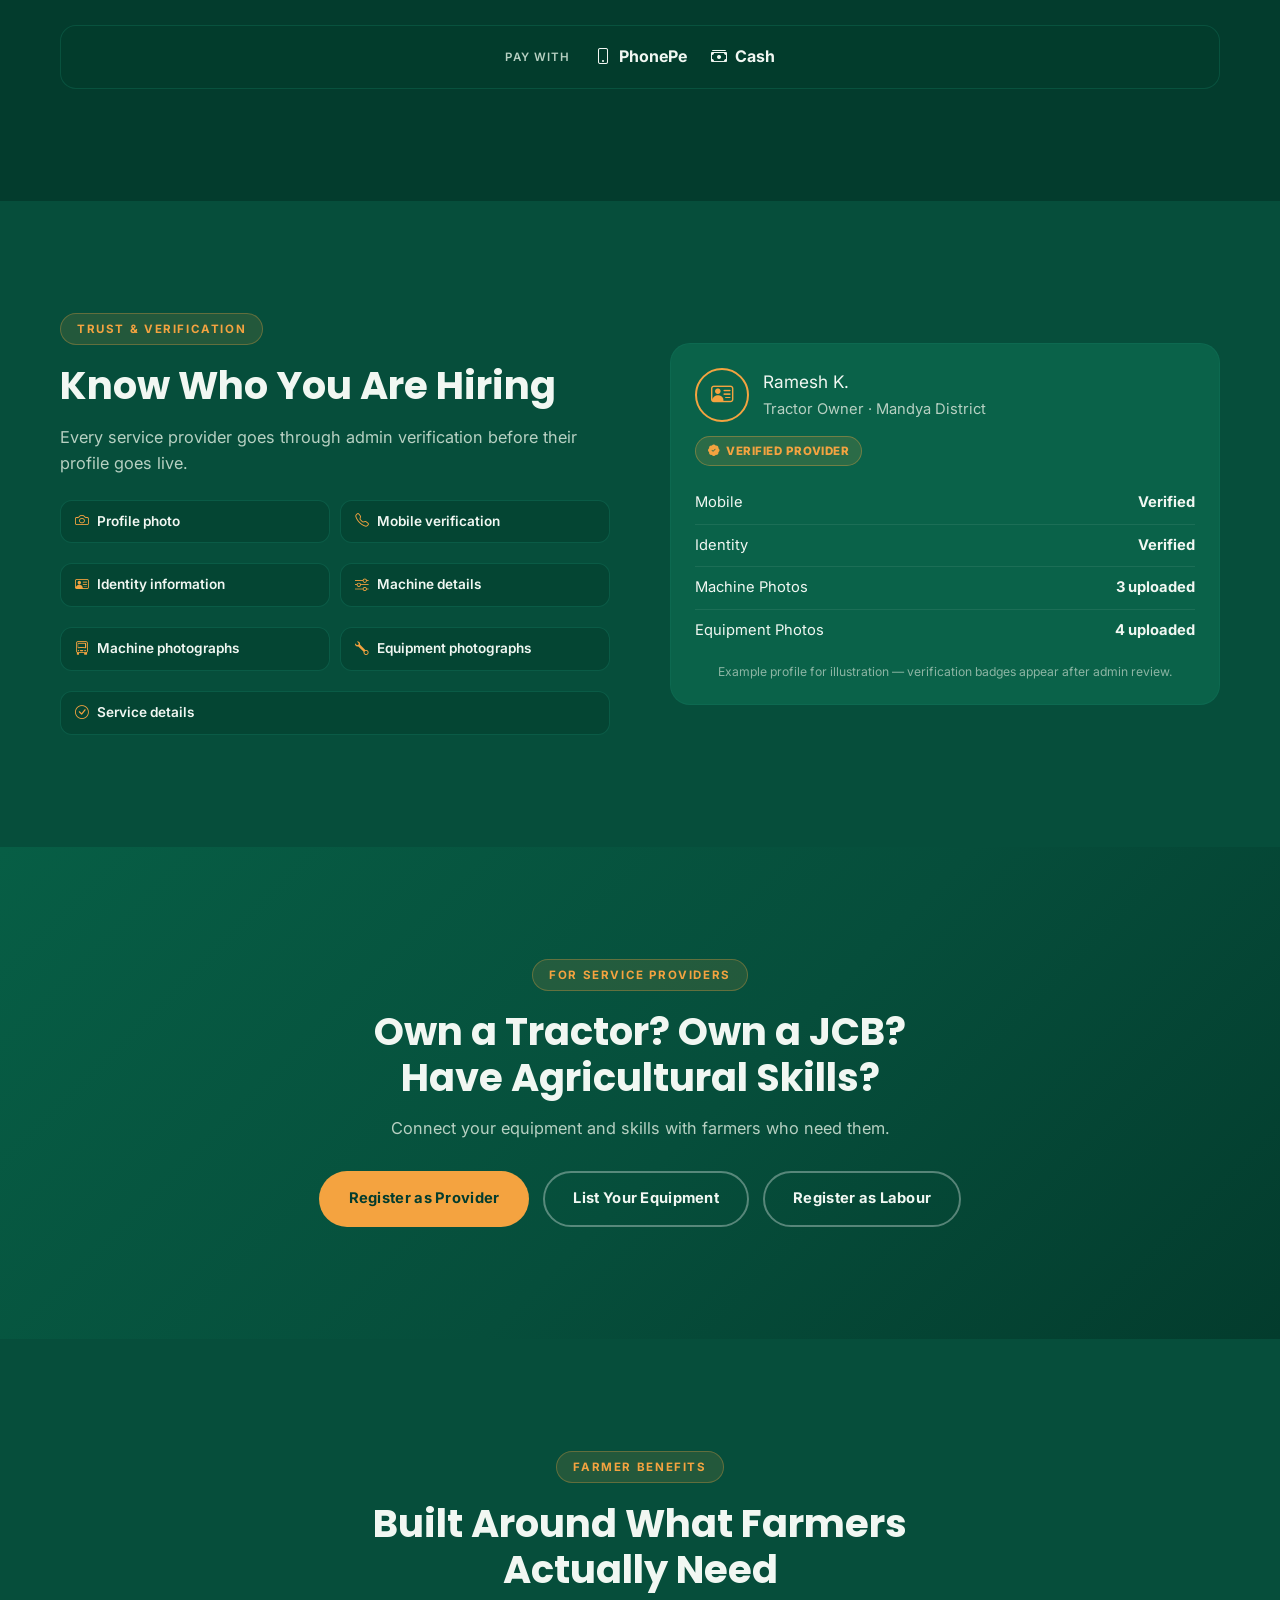
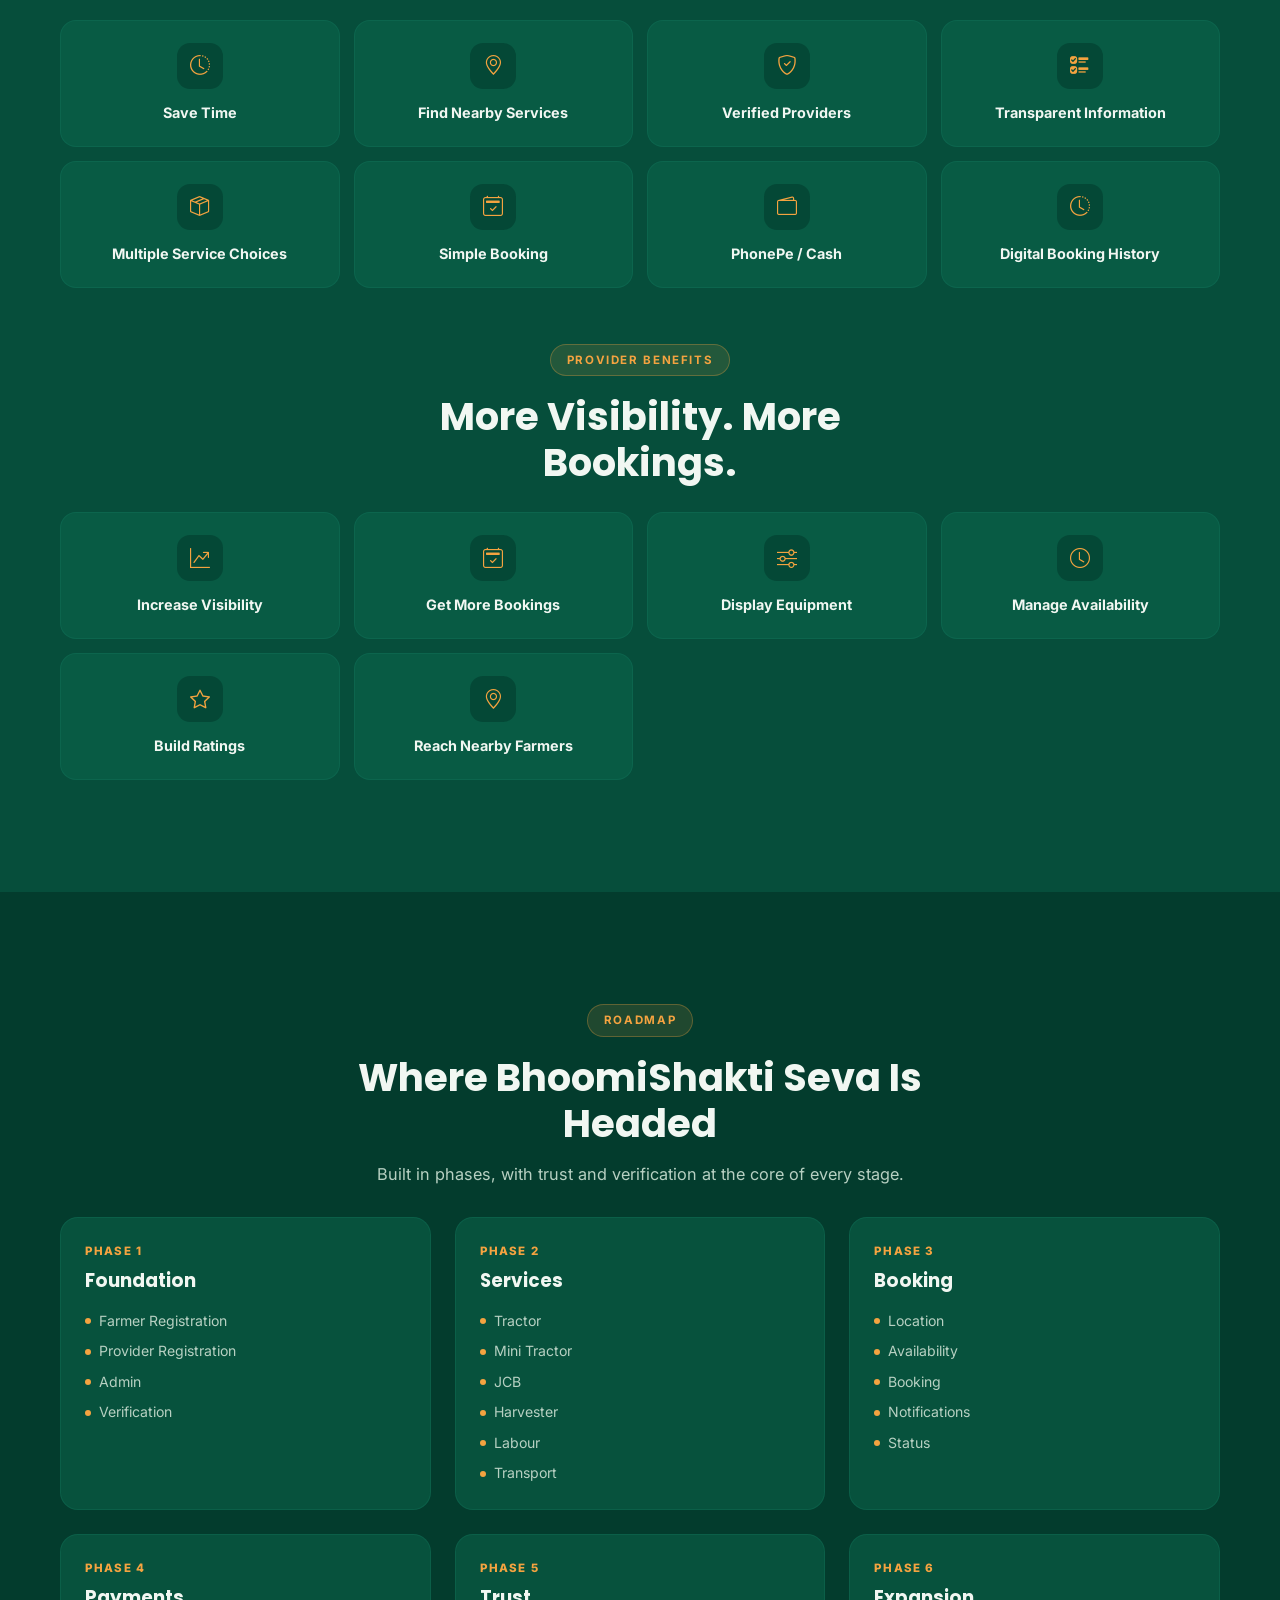
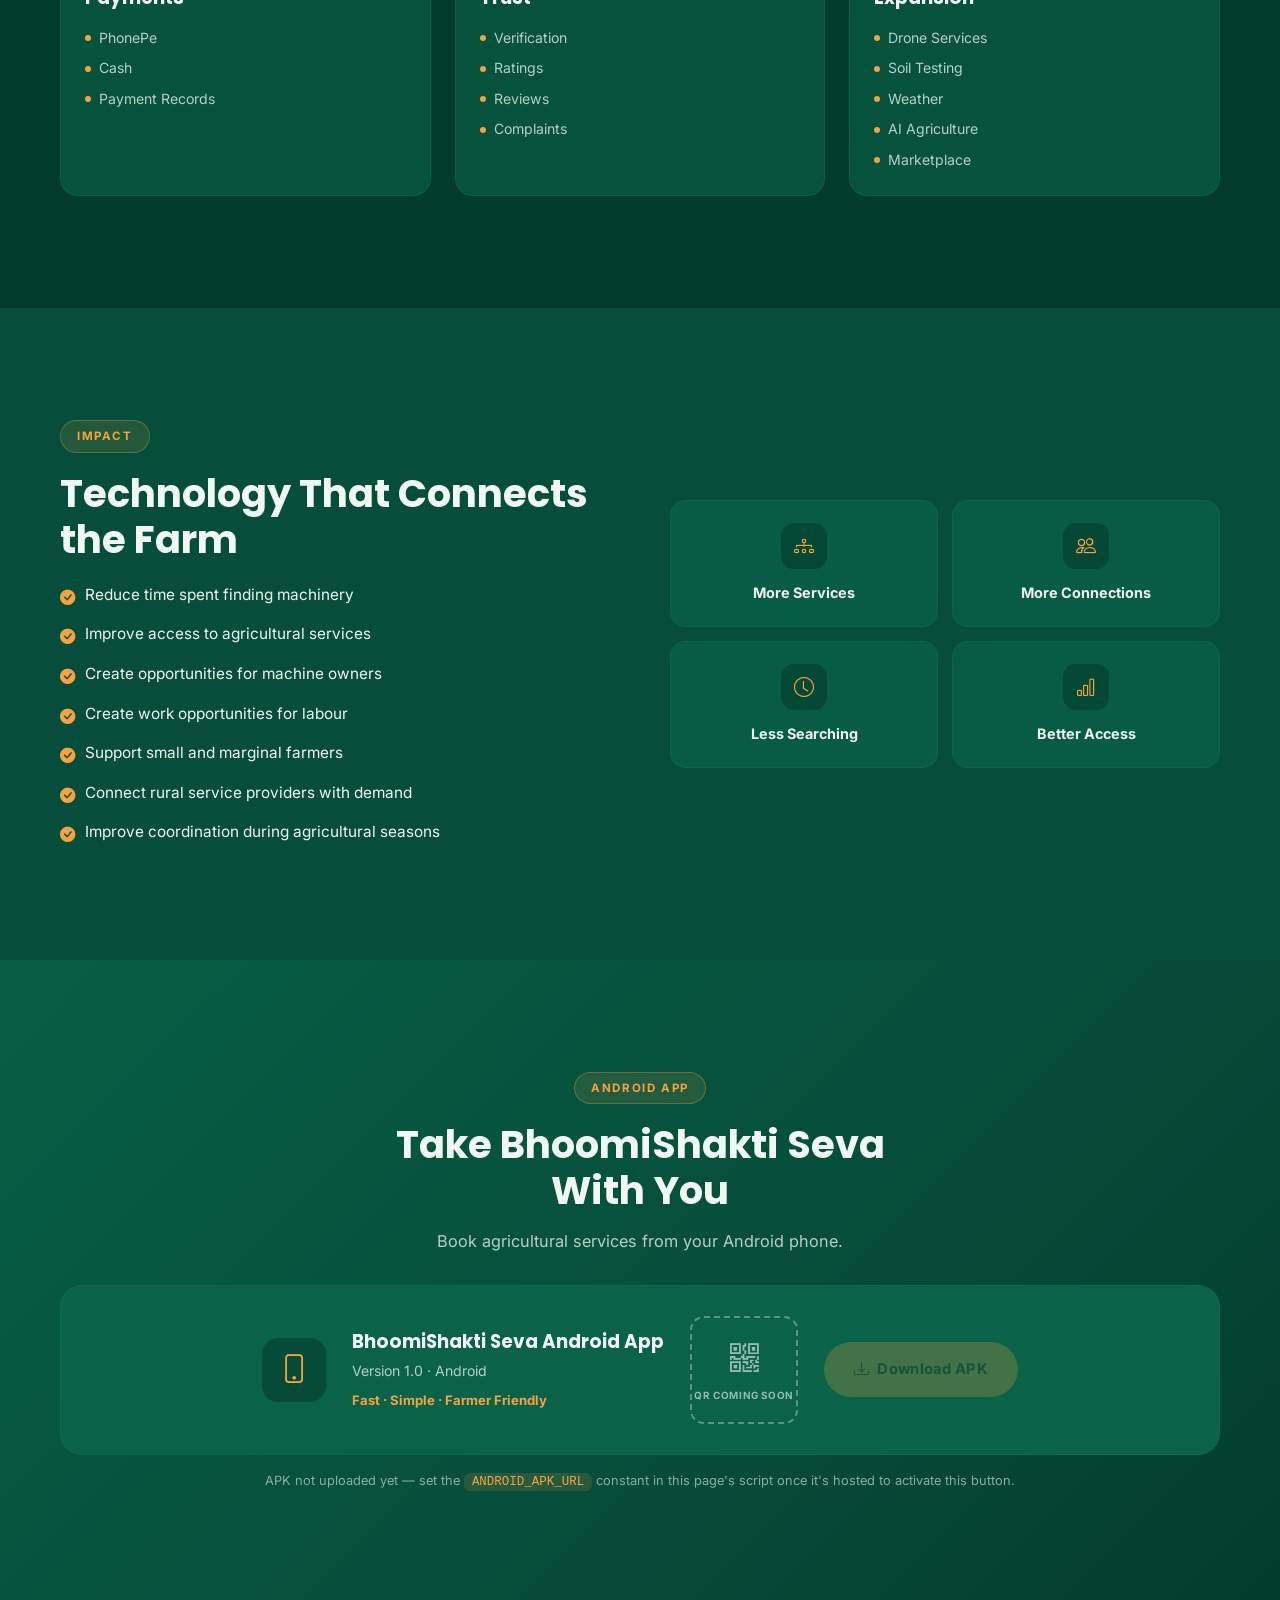
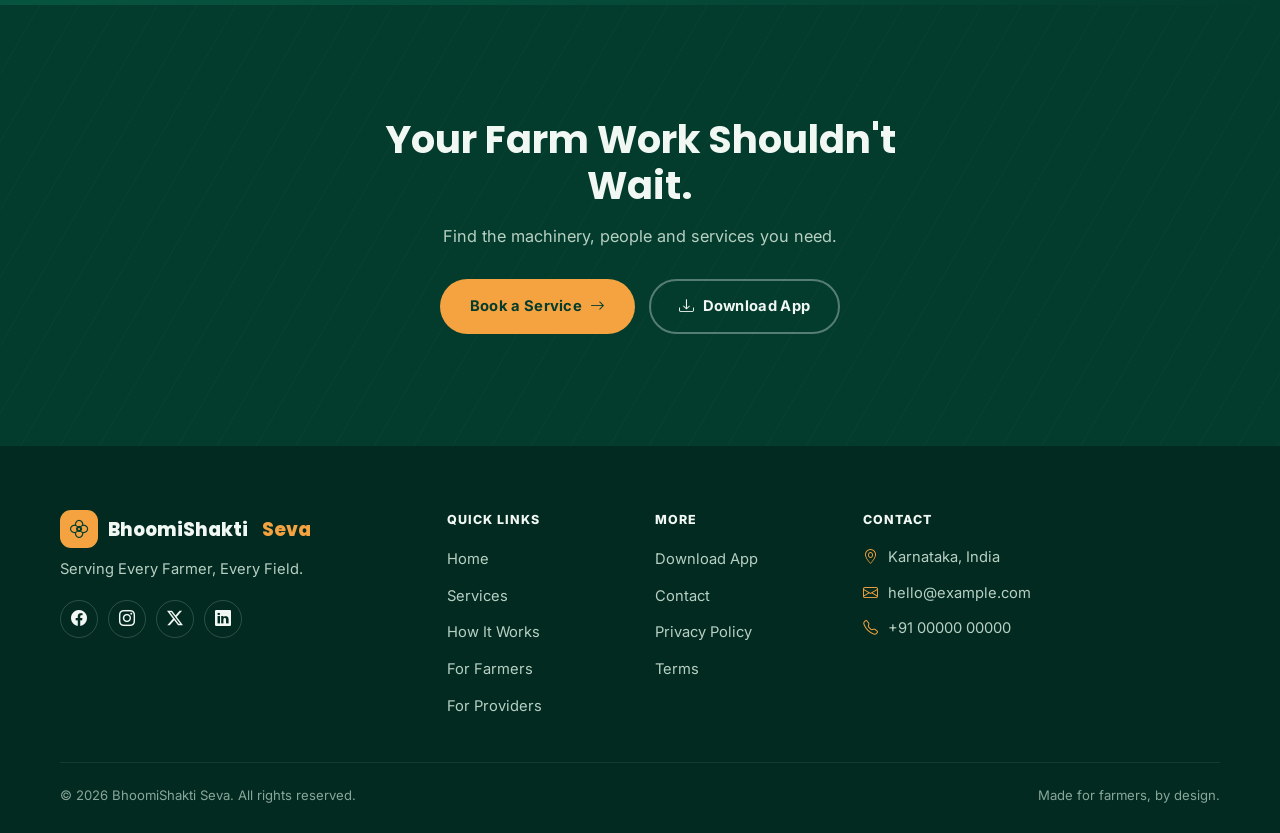
<file: bhoomishakti-seva.html>
<!DOCTYPE html>
<html lang="en-IN">

<head>
    <meta charset="utf-8">
    <title>BhoomiShakti Seva | Agricultural Machinery &amp; Labour Services</title>
    <meta content="width=device-width, initial-scale=1.0, maximum-scale=5" name="viewport">

    <!-- SEO -->
    <meta name="description" content="BhoomiShakti Seva connects farmers with tractors, mini tractors, JCBs, harvesters, farm labour, transport labour and agricultural services.">
    <meta name="keywords" content="BhoomiShakti Seva, tractor booking, mini tractor rental, JCB rental, harvester booking, farm labour, loading unloading labour, agricultural services India, farm equipment rental, drone spraying service">
    <meta name="author" content="BhoomiShakti Seva">
    <meta name="robots" content="index, follow">
    <meta property="og:title" content="BhoomiShakti Seva | Agricultural Machinery & Labour Services">
    <meta property="og:description" content="Find tractors, mini tractors, JCBs, harvesters, farm labour and agricultural services near you — one platform for every farm need.">
    <meta property="og:type" content="website">
    <meta name="theme-color" content="#064E3B">

    <script type="application/ld+json">
{
  "@context": "https://schema.org",
  "@type": "Organization",
  "name": "BhoomiShakti Seva",
  "description": "BhoomiShakti Seva connects farmers with tractors, mini tractors, JCBs, harvesters, farm labour, transport labour and agricultural services.",
  "slogan": "Your Farm. Your Service. One Platform."
}
    </script>

    <!-- Google Web Fonts -->
    <link rel="preconnect" href="https://fonts.googleapis.com">
    <link rel="preconnect" href="https://fonts.gstatic.com" crossorigin>
    <link href="https://fonts.googleapis.com/css2?family=Inter:wght@400;500;600;700&family=Poppins:wght@600;700;800&display=swap" rel="stylesheet">

    <!-- Icon Font (progressive enhancement only — every icon glyph sits
         beside a text label, so the page stays fully usable if this CDN
         is ever unreachable on a given network) -->
    <link href="https://cdn.jsdelivr.net/npm/bootstrap-icons@1.11.3/font/bootstrap-icons.min.css" rel="stylesheet">

    <!--
        BHOOMISHAKTI SEVA — single self-contained page.
        Everything (design system, layout, grid, animation) lives in this
        one file: no companion css/js files, no CSS framework dependency —
        matching the "inline code only" brief. The only external requests
        are Google Fonts and the icon font above, both purely cosmetic
        progressive enhancements with system-font / label-only fallbacks;
        every layout, color, card and section below is plain custom CSS,
        using the same dark-green agricultural theme, color tokens and
        content already built for the BhoomiShakti Seva product (see the
        Next.js version of this site) — this page is a static,
        drop-in-anywhere equivalent of that same design.
    -->
    <style>
        :root {
            --seva-primary: #064E3B;
            --seva-secondary: #075E45;
            --seva-dark: #033C2D;
            --seva-darker: #022A20;
            --seva-card: #0A6249;
            --seva-card-hover: #0C6F53;
            --seva-border: #12735A;
            --seva-text: #F1F7F2;
            --seva-muted: #B7D0C2;
            --seva-accent: #F4A340;
            --seva-accent-dark: #D9862A;
            --font-display: 'Poppins', 'Inter', sans-serif;
            --font-sans: 'Inter', 'Poppins', sans-serif;
        }

        * { box-sizing: border-box; }

        html { scroll-behavior: smooth; }

        body {
            margin: 0;
            background-color: var(--seva-dark);
            color: var(--seva-text);
            font-family: var(--font-sans);
            line-height: 1.6;
            -webkit-font-smoothing: antialiased;
        }

        h1, h2, h3, h4, h5, h6 { font-family: var(--font-display); font-weight: 700; margin: 0; }

        p { margin: 0; }

        a { text-decoration: none; color: inherit; }

        img { max-width: 100%; display: block; }

        ::selection { background-color: var(--seva-accent); color: var(--seva-dark); }

        ::-webkit-scrollbar { width: 10px; }
        ::-webkit-scrollbar-track { background: var(--seva-darker); }
        ::-webkit-scrollbar-thumb { background: var(--seva-card); border-radius: 999px; border: 2px solid var(--seva-darker); }

        .container-xl { max-width: 1200px; margin: 0 auto; padding: 0 20px; }

        section { position: relative; overflow: hidden; padding: 72px 0; }
        @media (min-width: 992px) { section { padding: 112px 0; } }

        .bg-primary-seva { background-color: var(--seva-primary); }
        .bg-dark-seva { background-color: var(--seva-dark); }
        .bg-darker-seva { background-color: var(--seva-darker); }
        .bg-gradient-band {
            background: linear-gradient(135deg, var(--seva-secondary) 0%, var(--seva-primary) 55%, var(--seva-dark) 100%);
        }
        .field-lines {
            position: absolute;
            inset: 0;
            opacity: 0.5;
            background-image: repeating-linear-gradient(120deg, rgba(244,163,64,0.06) 0px, rgba(244,163,64,0.06) 1px, transparent 1px, transparent 34px);
            pointer-events: none;
        }

        /* ---- Reveal-on-scroll ---- */
        .reveal { opacity: 0; transform: translateY(24px); transition: opacity 0.6s cubic-bezier(.16,1,.3,1), transform 0.6s cubic-bezier(.16,1,.3,1); }
        .reveal.in-view { opacity: 1; transform: translateY(0); }
        @media (prefers-reduced-motion: reduce) {
            html { scroll-behavior: auto; }
            .reveal { opacity: 1; transform: none; transition: none; }
            * { animation-duration: 0.001ms !important; transition-duration: 0.001ms !important; }
        }

        /* ---- Eyebrow / section heading ---- */
        .eyebrow {
            display: inline-block;
            font-size: 0.72rem;
            font-weight: 700;
            letter-spacing: 0.14em;
            text-transform: uppercase;
            color: var(--seva-accent);
            background: rgba(244,163,64,0.12);
            border: 1px solid rgba(244,163,64,0.3);
            border-radius: 999px;
            padding: 6px 16px;
            margin-bottom: 18px;
        }
        .section-title { font-size: 1.9rem; line-height: 1.2; margin-bottom: 14px; }
        @media (min-width: 768px) { .section-title { font-size: 2.4rem; } }
        .section-desc { color: var(--seva-muted); font-size: 1.02rem; max-width: 640px; }
        .text-center-block { text-align: center; margin-left: auto; margin-right: auto; }

        /* ---- Buttons ---- */
        .btn-seva {
            display: inline-flex;
            align-items: center;
            justify-content: center;
            gap: 8px;
            font-weight: 700;
            font-size: 0.92rem;
            letter-spacing: 0.02em;
            padding: 14px 28px;
            border-radius: 999px;
            border: 2px solid transparent;
            min-height: 52px;
            transition: transform 0.25s ease, box-shadow 0.25s ease, background 0.25s ease;
            cursor: pointer;
        }
        .btn-seva-primary { background: var(--seva-accent); color: var(--seva-dark); }
        .btn-seva-primary:hover { background: var(--seva-accent-dark); transform: translateY(-2px); color: var(--seva-dark); }
        .btn-seva-outline { background: transparent; color: var(--seva-text); border-color: rgba(241,247,242,0.35); }
        .btn-seva-outline:hover { background: rgba(241,247,242,0.08); transform: translateY(-2px); color: var(--seva-text); }
        .btn-seva-disabled {
            background: rgba(244,163,64,0.35);
            color: rgba(3,60,45,0.7);
            pointer-events: none;
            opacity: 0.7;
        }
        .btn-block-mobile { width: 100%; }
        @media (min-width: 576px) { .btn-block-mobile { width: auto; } }

        /* ---- Navbar ---- */
        .seva-navbar {
            position: fixed;
            top: 0; left: 0; right: 0;
            z-index: 1000;
            padding: 16px 0;
            background: transparent;
            transition: background 0.3s ease, box-shadow 0.3s ease, padding 0.3s ease;
        }
        .seva-navbar.scrolled {
            background: rgba(3,60,45,0.92);
            backdrop-filter: blur(10px);
            box-shadow: 0 8px 24px rgba(0,0,0,0.25);
            padding: 10px 0;
        }
        .seva-navbar .nav-inner { display: flex; align-items: center; justify-content: space-between; }
        .brand { display: flex; align-items: center; gap: 10px; font-family: var(--font-display); font-weight: 800; font-size: 1.15rem; color: var(--seva-text); }
        .brand-mark {
            width: 38px; height: 38px; border-radius: 11px;
            background: var(--seva-accent); color: var(--seva-dark);
            display: flex; align-items: center; justify-content: center; font-size: 1.15rem;
            flex-shrink: 0;
        }
        .brand .accent { color: var(--seva-accent); }
        .nav-links { display: none; align-items: center; gap: 28px; }
        .nav-links a { font-size: 0.92rem; font-weight: 600; color: var(--seva-muted); transition: color 0.2s ease; }
        .nav-links a:hover { color: var(--seva-text); }
        @media (min-width: 992px) { .nav-links { display: flex; } }
        .nav-cta { display: none; }
        @media (min-width: 992px) { .nav-cta { display: inline-flex; } }
        .nav-toggle {
            display: inline-flex; align-items: center; justify-content: center;
            width: 44px; height: 44px; border-radius: 12px;
            background: rgba(241,247,242,0.08); border: 1px solid rgba(241,247,242,0.16);
            color: var(--seva-text); font-size: 1.3rem; cursor: pointer;
        }
        @media (min-width: 992px) { .nav-toggle { display: none; } }

        .mobile-drawer {
            position: fixed; inset: 0; z-index: 1100;
            display: none;
        }
        .mobile-drawer.open { display: block; }
        .mobile-drawer-backdrop { position: absolute; inset: 0; background: rgba(2,42,32,0.7); }
        .mobile-drawer-panel {
            position: absolute; top: 0; right: 0; bottom: 0;
            width: 82%; max-width: 340px;
            background: var(--seva-dark);
            border-left: 1px solid var(--seva-border);
            padding: 24px;
            transform: translateX(100%);
            transition: transform 0.3s ease;
            display: flex; flex-direction: column; gap: 6px;
        }
        .mobile-drawer.open .mobile-drawer-panel { transform: translateX(0); }
        .mobile-drawer-panel a {
            padding: 14px 6px; font-weight: 600; font-size: 1.02rem;
            border-bottom: 1px solid rgba(241,247,242,0.08); color: var(--seva-text);
        }
        .mobile-drawer-close {
            align-self: flex-end; width: 40px; height: 40px; border-radius: 10px;
            background: rgba(241,247,242,0.08); border: none; color: var(--seva-text);
            font-size: 1.2rem; margin-bottom: 12px; cursor: pointer;
        }

        /* ---- Sticky mobile book button ---- */
        .sticky-book {
            position: fixed; left: 16px; right: 16px;
            bottom: calc(16px + env(safe-area-inset-bottom));
            z-index: 900;
            display: none;
        }
        .sticky-book.show { display: block; }
        @media (min-width: 992px) { .sticky-book { display: none !important; } }
        .sticky-book .btn-seva { width: 100%; box-shadow: 0 12px 30px -8px rgba(244,163,64,0.5); }

        /* ---- Hero ---- */
        .hero { padding-top: 150px; background: radial-gradient(circle at 80% 10%, rgba(244,163,64,0.12), transparent 55%), var(--seva-dark); }
        @media (min-width: 992px) { .hero { padding-top: 190px; } }
        .hero-heading { font-size: 2.4rem; line-height: 1.12; }
        @media (min-width: 576px) { .hero-heading { font-size: 3rem; } }
        @media (min-width: 992px) { .hero-heading { font-size: 3.6rem; } }
        .hero-heading .accent { color: var(--seva-accent); }
        .hero-sub { color: var(--seva-muted); font-size: 1.05rem; margin: 20px 0 30px; max-width: 480px; }
        .trust-chips { display: flex; flex-wrap: wrap; gap: 10px 22px; margin-top: 26px; }
        .trust-chips span { display: inline-flex; align-items: center; gap: 8px; font-size: 0.85rem; color: var(--seva-muted); }
        .trust-chips i { color: var(--seva-accent); }

        .hero-art {
            position: relative;
            border-radius: 22px;
            overflow: hidden;
            background: linear-gradient(160deg, var(--seva-secondary), var(--seva-dark));
            min-height: 300px;
            margin-top: 48px;
            box-shadow: 0 30px 60px -20px rgba(0,0,0,0.5);
        }
        @media (min-width: 992px) { .hero-art { margin-top: 0; min-height: 420px; } }
        .hero-art svg { width: 100%; height: 100%; display: block; }

        /* ---- Cards ---- */
        .seva-card {
            background: rgba(10,98,73,0.7);
            border: 1px solid rgba(18,115,90,0.4);
            border-radius: 20px;
            padding: 26px 24px;
            box-shadow: 0 18px 40px -24px rgba(0,0,0,0.6);
            transition: transform 0.3s ease, background 0.3s ease;
            height: 100%;
        }
        .seva-card:hover { transform: translateY(-4px); background: rgba(12,111,83,0.8); }
        .icon-tile {
            width: 46px; height: 46px; border-radius: 13px;
            background: rgba(3,60,45,0.6); color: var(--seva-accent);
            display: flex; align-items: center; justify-content: center; font-size: 1.25rem;
            margin-bottom: 18px;
        }
        .card-title { font-size: 1.08rem; margin-bottom: 8px; }
        .card-desc { color: var(--seva-muted); font-size: 0.92rem; margin-bottom: 16px; }
        .card-cta { color: var(--seva-accent); font-weight: 700; font-size: 0.88rem; display: inline-flex; align-items: center; gap: 6px; }
        .card-cta i { transition: transform 0.2s ease; }
        .seva-card:hover .card-cta i { transform: translate(3px, -3px); }

        /* ---- Chip / pill lists ---- */
        .pill-list { display: flex; flex-wrap: wrap; gap: 10px; }
        .pill {
            display: inline-flex; align-items: center; gap: 8px;
            font-size: 0.85rem; font-weight: 600;
            background: rgba(3,60,45,0.5); border: 1px solid rgba(18,115,90,0.5);
            border-radius: 12px; padding: 10px 14px;
        }
        .pill i { color: var(--seva-accent); }
        .checklist { list-style: none; padding: 0; margin: 0; display: grid; gap: 12px; }
        .checklist li { display: flex; align-items: flex-start; gap: 10px; color: var(--seva-text); font-size: 0.96rem; }
        .checklist i { color: var(--seva-accent); margin-top: 3px; }

        /* ---- Provider / example cards ---- */
        .example-badge {
            display: inline-block; font-size: 0.68rem; font-weight: 800; letter-spacing: 0.06em;
            text-transform: uppercase; background: rgba(244,163,64,0.16); color: var(--seva-accent);
            border: 1px solid rgba(244,163,64,0.4); border-radius: 999px; padding: 4px 10px;
        }
        .verified-badge {
            display: inline-flex; align-items: center; gap: 6px; font-size: 0.72rem; font-weight: 800;
            letter-spacing: 0.04em; text-transform: uppercase; color: var(--seva-accent);
            background: rgba(244,163,64,0.14); border: 1px solid rgba(244,163,64,0.35);
            border-radius: 999px; padding: 5px 12px;
        }
        .rating-row { display: flex; align-items: center; justify-content: space-between; margin: 18px 0; font-size: 0.92rem; color: var(--seva-muted); }
        .rating-row .stars { color: var(--seva-accent); font-weight: 700; }
        .disclaimer-note { color: rgba(183,208,194,0.75); font-size: 0.76rem; text-align: center; margin-top: 12px; line-height: 1.4; }

        /* ---- How it works timeline ---- */
        .timeline { position: relative; margin-top: 60px; }
        .timeline-line {
            position: absolute; top: 0; bottom: 0; left: 22px;
            width: 2px; background: linear-gradient(var(--seva-accent), rgba(244,163,64,0.15));
        }
        @media (min-width: 768px) { .timeline-line { left: 50%; transform: translateX(-50%); } }
        .timeline-step { position: relative; padding-left: 64px; margin-bottom: 34px; }
        @media (min-width: 768px) { .timeline-step { width: 50%; padding-left: 0; padding-right: 48px; margin-bottom: 46px; } }
        @media (min-width: 768px) { .timeline-step.right { margin-left: 50%; padding-right: 0; padding-left: 48px; } }
        .timeline-dot {
            position: absolute; left: 0; top: 0; width: 44px; height: 44px; border-radius: 50%;
            border: 2px solid var(--seva-accent); background: var(--seva-dark); color: var(--seva-accent);
            display: flex; align-items: center; justify-content: center; font-size: 1.1rem; z-index: 2;
        }
        @media (min-width: 768px) { .timeline-step .timeline-dot { left: auto; right: -22px; } }
        @media (min-width: 768px) { .timeline-step.right .timeline-dot { left: -22px; right: auto; } }
        .timeline-card { background: var(--seva-card); border: 1px solid rgba(18,115,90,0.4); border-radius: 16px; padding: 18px 20px; }
        .timeline-step-num { color: var(--seva-accent); font-weight: 800; font-size: 0.72rem; letter-spacing: 0.1em; text-transform: uppercase; }
        .pay-strip {
            margin-top: 40px; text-align: center; background: rgba(3,60,45,0.5); border: 1px solid rgba(18,115,90,0.4);
            border-radius: 16px; padding: 18px; display: flex; align-items: center; justify-content: center; gap: 24px; flex-wrap: wrap;
        }
        .pay-strip span { display: inline-flex; align-items: center; gap: 8px; font-weight: 700; }
        .pay-strip .label { color: var(--seva-muted); font-weight: 600; text-transform: uppercase; font-size: 0.72rem; letter-spacing: 0.1em; }

        /* ---- Verified profile card ---- */
        .profile-card { background: var(--seva-card); border: 1px solid rgba(18,115,90,0.4); border-radius: 20px; padding: 24px; }
        .profile-head { display: flex; align-items: center; gap: 14px; margin-bottom: 14px; }
        .profile-avatar { width: 54px; height: 54px; border-radius: 50%; border: 2px solid var(--seva-accent); display: flex; align-items: center; justify-content: center; font-size: 1.4rem; color: var(--seva-accent); }
        .profile-row { display: flex; align-items: center; justify-content: space-between; padding: 9px 0; border-bottom: 1px solid rgba(241,247,242,0.08); font-size: 0.92rem; }
        .profile-row:last-of-type { border-bottom: none; }
        .profile-row .val { font-weight: 700; }

        /* ---- Benefit / impact tiles ---- */
        .tile { background: rgba(10,98,73,0.7); border: 1px solid rgba(18,115,90,0.4); border-radius: 16px; padding: 22px 14px; text-align: center; height: 100%; transition: transform 0.25s ease; }
        .tile:hover { transform: translateY(-3px); }
        .tile .icon-tile { margin: 0 auto 12px; }
        .tile-title { font-size: 0.9rem; font-weight: 700; }

        /* ---- Roadmap ---- */
        .roadmap-card { background: rgba(10,98,73,0.6); border: 1px solid rgba(18,115,90,0.4); border-radius: 18px; padding: 24px; height: 100%; }
        .roadmap-phase { color: var(--seva-accent); font-weight: 800; font-size: 0.72rem; letter-spacing: 0.1em; text-transform: uppercase; margin-bottom: 6px; display: block; }
        .roadmap-card h4 { font-size: 1.15rem; margin-bottom: 14px; }
        .roadmap-card ul { list-style: none; padding: 0; margin: 0; display: grid; gap: 8px; }
        .roadmap-card li { font-size: 0.88rem; color: var(--seva-muted); display: flex; align-items: center; gap: 8px; }
        .roadmap-card li::before { content: ''; width: 6px; height: 6px; border-radius: 50%; background: var(--seva-accent); flex-shrink: 0; }

        /* ---- App download ---- */
        .apk-card { background: var(--seva-card); border: 1px solid rgba(18,115,90,0.4); border-radius: 22px; padding: 30px; display: flex; flex-wrap: wrap; align-items: center; gap: 26px; justify-content: center; }
        .apk-icon { width: 64px; height: 64px; border-radius: 16px; background: rgba(3,60,45,0.6); color: var(--seva-accent); display: flex; align-items: center; justify-content: center; font-size: 1.8rem; flex-shrink: 0; }
        .apk-info h4 { font-size: 1.15rem; margin-bottom: 4px; }
        .apk-info p { color: var(--seva-muted); font-size: 0.88rem; margin-bottom: 4px; }
        .apk-info .tag { color: var(--seva-accent); font-weight: 700; font-size: 0.82rem; }
        .qr-box {
            width: 108px; height: 108px; border-radius: 14px; border: 2px dashed rgba(241,247,242,0.35);
            display: flex; flex-direction: column; align-items: center; justify-content: center; gap: 6px;
            color: rgba(241,247,242,0.6); font-size: 1.8rem; flex-shrink: 0;
        }
        .qr-box span { font-size: 0.62rem; text-transform: uppercase; letter-spacing: 0.06em; font-weight: 700; }
        .apk-note { text-align: center; color: rgba(183,208,194,0.75); font-size: 0.8rem; margin-top: 16px; }
        .apk-note code { background: rgba(244,163,64,0.14); color: var(--seva-accent); border-radius: 6px; padding: 2px 8px; font-size: 0.78rem; }

        /* ---- Footer ---- */
        footer { background: var(--seva-darker); padding: 64px 0 28px; }
        .footer-brand p { color: var(--seva-muted); margin-top: 10px; font-size: 0.92rem; }
        .footer-social { display: flex; gap: 10px; margin-top: 18px; }
        .footer-social a { width: 38px; height: 38px; border-radius: 50%; border: 1px solid rgba(241,247,242,0.18); display: flex; align-items: center; justify-content: center; color: var(--seva-text); transition: background 0.2s ease; }
        .footer-social a:hover { background: rgba(241,247,242,0.1); }
        .footer-heading { font-size: 0.78rem; font-weight: 800; letter-spacing: 0.08em; text-transform: uppercase; color: var(--seva-text); margin-bottom: 16px; }
        .footer-links { list-style: none; padding: 0; margin: 0; display: grid; gap: 11px; }
        .footer-links a { color: var(--seva-muted); font-size: 0.92rem; transition: color 0.2s ease; }
        .footer-links a:hover { color: var(--seva-accent); }
        .footer-contact { list-style: none; padding: 0; margin: 0; display: grid; gap: 12px; }
        .footer-contact li { display: flex; align-items: center; gap: 10px; color: var(--seva-muted); font-size: 0.92rem; }
        .footer-contact i { color: var(--seva-accent); }
        .footer-bottom { border-top: 1px solid rgba(241,247,242,0.08); margin-top: 44px; padding-top: 22px; display: flex; flex-wrap: wrap; gap: 10px; justify-content: space-between; color: rgba(183,208,194,0.75); font-size: 0.82rem; }

        /* ---- Split layout helper ---- */
        .split { display: grid; gap: 40px; align-items: center; }
        @media (min-width: 992px) { .split { grid-template-columns: 1fr 1fr; gap: 60px; } }
        .split.reverse { }
        @media (min-width: 992px) { .split.reverse > *:first-child { order: 2; } }

        /* ---- Self-contained grid system (no framework dependency) ---- */
        .services-grid { display: grid; grid-template-columns: repeat(2, 1fr); gap: 20px; }
        @media (min-width: 992px) { .services-grid { grid-template-columns: repeat(4, 1fr); } }

        .split-checklist { display: grid; grid-template-columns: repeat(2, 1fr); gap: 8px 20px; }

        .labour-grid { display: grid; grid-template-columns: repeat(2, 1fr); gap: 14px; max-width: 820px; margin: 30px auto 0; }
        @media (min-width: 768px) { .labour-grid { grid-template-columns: repeat(3, 1fr); } }

        .loadtask-grid { display: grid; grid-template-columns: repeat(2, 1fr); gap: 12px; }
        @media (min-width: 576px) { .loadtask-grid { grid-template-columns: repeat(4, 1fr); } }

        .transport-grid { display: grid; grid-template-columns: repeat(2, 1fr); gap: 20px; margin-top: 30px; }
        @media (min-width: 992px) { .transport-grid { grid-template-columns: repeat(4, 1fr); } }

        .verify-grid { display: grid; grid-template-columns: repeat(2, 1fr); gap: 10px; }
        .verify-grid .full { grid-column: 1 / -1; }

        .benefits-grid { display: grid; grid-template-columns: repeat(2, 1fr); gap: 14px; }
        @media (min-width: 992px) { .benefits-grid { grid-template-columns: repeat(4, 1fr); } }

        .roadmap-grid { display: grid; grid-template-columns: 1fr; gap: 24px; margin-top: 30px; }
        @media (min-width: 768px) { .roadmap-grid { grid-template-columns: repeat(2, 1fr); } }
        @media (min-width: 992px) { .roadmap-grid { grid-template-columns: repeat(3, 1fr); } }

        .impact-grid { display: grid; grid-template-columns: repeat(2, 1fr); gap: 14px; }

        .footer-grid { display: grid; grid-template-columns: 1fr 1fr; gap: 34px 20px; }
        @media (min-width: 992px) { .footer-grid { grid-template-columns: 2fr 1fr 1fr 2fr; gap: 30px; } }
        .footer-grid .span-full-mobile { grid-column: 1 / -1; }
        @media (min-width: 992px) { .footer-grid .span-full-mobile { grid-column: auto; } }

        .orbit-panel { position: relative; width: 100%; max-width: 300px; margin: 0 auto; aspect-ratio: 1/1; }
        .orbit-core { position: absolute; top: 50%; left: 50%; transform: translate(-50%,-50%); width: 34%; height: 34%; border-radius: 50%; background: var(--seva-accent); color: var(--seva-dark); display: flex; align-items: center; justify-content: center; font-size: 2rem; box-shadow: 0 0 0 10px rgba(255,255,255,0.06); }
        .orbit-icon { position: absolute; width: 26%; height: 26%; border-radius: 50%; background: rgba(255,255,255,0.08); border: 1px solid rgba(255,255,255,0.2); color: var(--seva-text); display: flex; align-items: center; justify-content: center; font-size: 1.3rem; }
        .orbit-icon.p1 { top: 4%; left: 8%; }
        .orbit-icon.p2 { top: 4%; right: 8%; }
        .orbit-icon.p3 { bottom: 4%; left: 8%; }
        .orbit-icon.p4 { bottom: 4%; right: 8%; }

        .skip-link {
            position: absolute; left: -9999px; top: 0; z-index: 2000;
            background: var(--seva-accent); color: var(--seva-dark); font-weight: 700;
            padding: 12px 20px; border-radius: 999px;
        }
        .skip-link:focus { left: 16px; top: 16px; }

        :focus-visible { outline: 2px solid var(--seva-accent); outline-offset: 2px; }
    </style>
</head>

<body>
    <a href="#main-content" class="skip-link">Skip to main content</a>

    <!-- ================= NAVBAR ================= -->
    <header class="seva-navbar" id="seva-navbar">
        <div class="container-xl nav-inner">
            <a href="#home" class="brand">
                <span class="brand-mark"><i class="bi bi-flower2"></i></span>
                BhoomiShakti <span class="accent">&nbsp;Seva</span>
            </a>
            <nav class="nav-links">
                <a href="#home">Home</a>
                <a href="#services">Services</a>
                <a href="#how-it-works">How It Works</a>
                <a href="#for-farmers">For Farmers</a>
                <a href="#for-providers">For Providers</a>
                <a href="#download-app">Download App</a>
                <a href="#contact">Contact</a>
            </nav>
            <a href="#services" class="btn-seva btn-seva-primary nav-cta">
                <i class="bi bi-calendar2-check"></i> Book a Service
            </a>
            <button class="nav-toggle" id="navToggleBtn" aria-label="Open menu" aria-expanded="false" aria-controls="mobileDrawer">
                <i class="bi bi-list"></i>
            </button>
        </div>
    </header>

    <div class="mobile-drawer" id="mobileDrawer" role="dialog" aria-modal="true" aria-label="Mobile navigation">
        <div class="mobile-drawer-backdrop" id="drawerBackdrop"></div>
        <div class="mobile-drawer-panel">
            <button class="mobile-drawer-close" id="drawerCloseBtn" aria-label="Close menu"><i class="bi bi-x-lg"></i></button>
            <a href="https://www.bhoomishakti.in/index.html">Home</a>
            <a href="#services">Services</a>
            <a href="#how-it-works">How It Works</a>
            <a href="#for-farmers">For Farmers</a>
            <a href="#for-providers">For Providers</a>
            <a href="#download-app">Download App</a>
            <a href="#contact">Contact</a>
            <a href="#services" class="btn-seva btn-seva-primary" style="margin-top:18px;justify-content:center;">
                <i class="bi bi-calendar2-check"></i> Book a Service
            </a>
        </div>
    </div>

    <main id="main-content">

        <!-- ================= HERO ================= -->
        <section class="hero" id="home">
            <div class="container-xl">
                <div class="split">
                    <div class="reveal">
                        <span class="eyebrow">Agricultural Services, On Demand</span>
                        <h1 class="hero-heading">Your Farm.<br>Your Service.<br><span class="accent">One Platform.</span></h1>
                        <p class="hero-sub">Find tractors, mini tractors, JCBs, harvesters, farm labour and agricultural services near you.</p>
                        <div style="display:flex;flex-wrap:wrap;gap:14px;">
                            <a href="#services" class="btn-seva btn-seva-primary btn-block-mobile">Book a Service <i class="bi bi-arrow-right"></i></a>
                            <a href="#download-app" class="btn-seva btn-seva-outline btn-block-mobile"><i class="bi bi-download"></i> Download App</a>
                        </div>
                        <div class="trust-chips">
                            <span><i class="bi bi-shield-check"></i> Verified Providers</span>
                            <span><i class="bi bi-tools"></i> Machinery &amp; Labour</span>
                            <span><i class="bi bi-people"></i> Built for Farmers</span>
                        </div>
                    </div>
                    <div class="reveal hero-art" aria-hidden="true">
                        <svg viewBox="0 0 500 380" preserveAspectRatio="xMidYMid slice">
                            <circle cx="390" cy="90" r="46" fill="#F4A340" opacity="0.9"/>
                            <circle cx="390" cy="90" r="70" fill="#F4A340" opacity="0.15"/>
                            <rect x="0" y="230" width="500" height="150" fill="#033C2D"/>
                            <path d="M0 250 q60 -14 120 0 t120 0 t120 0 t120 0 v10 q-60 14 -120 0 t-120 0 t-120 0 t-120 0 z" fill="#075E45"/>
                            <path d="M0 285 q60 -14 120 0 t120 0 t120 0 t120 0 v10 q-60 14 -120 0 t-120 0 t-120 0 t-120 0 z" fill="#075E45" opacity="0.7"/>
                            <path d="M0 320 q60 -14 120 0 t120 0 t120 0 t120 0 v10 q-60 14 -120 0 t-120 0 t-120 0 t-120 0 z" fill="#075E45" opacity="0.5"/>
                            <g transform="translate(70,175)">
                                <rect x="0" y="0" width="46" height="34" rx="6" fill="#F4A340"/>
                                <rect x="8" y="-26" width="26" height="24" rx="4" fill="#F1F7F2"/>
                                <rect x="40" y="-38" width="6" height="46" fill="#033C2D"/>
                                <circle cx="14" cy="46" r="20" fill="#022A20"/>
                                <circle cx="14" cy="46" r="10" fill="#0A6249"/>
                                <circle cx="60" cy="46" r="13" fill="#022A20"/>
                                <circle cx="60" cy="46" r="6" fill="#0A6249"/>
                            </g>
                        </svg>
                    </div>
                </div>
            </div>
        </section>

        <!-- ================= SERVICES ================= -->
        <section class="bg-primary-seva" id="services">
            <div class="container-xl">
                <div class="text-center-block reveal" style="max-width:640px;">
                    <span class="eyebrow">Services</span>
                    <h2 class="section-title">What Do You Need Today?</h2>
                    <p class="section-desc" style="margin:0 auto;">One platform for every machine, worker and vehicle your farm needs — compare, verify and book in a few taps.</p>
                </div>
                <div class="services-grid" style="margin-top:34px;">

                    <div class="reveal">
                        <div class="seva-card">
                            <div class="icon-tile"><i class="bi bi-truck-front"></i></div>
                            <div class="card-title">Tractor</div>
                            <div class="card-desc">Find tractors with the equipment required for your farm work.</div>
                            <span class="card-cta">Find Tractors <i class="bi bi-arrow-up-right"></i></span>
                        </div>
                    </div>
                    <div class="reveal">
                        <div class="seva-card">
                            <div class="icon-tile"><i class="bi bi-truck-front"></i></div>
                            <div class="card-title">Mini Tractor</div>
                            <div class="card-desc">Compact tractors built for small farms, orchards and narrow fields.</div>
                            <span class="card-cta">Find Mini Tractors <i class="bi bi-arrow-up-right"></i></span>
                        </div>
                    </div>
                    <div class="reveal">
                        <div class="seva-card">
                            <div class="icon-tile"><i class="bi bi-cone-striped"></i></div>
                            <div class="card-title">JCB</div>
                            <div class="card-desc">Land preparation, excavation and farm road work, done right.</div>
                            <span class="card-cta">Find JCB <i class="bi bi-arrow-up-right"></i></span>
                        </div>
                    </div>
                    <div class="reveal">
                        <div class="seva-card">
                            <div class="icon-tile"><i class="bi bi-flower1"></i></div>
                            <div class="card-title">Harvester</div>
                            <div class="card-desc">Bring in your harvest faster with the right harvesting machine.</div>
                            <span class="card-cta">Find Harvesters <i class="bi bi-arrow-up-right"></i></span>
                        </div>
                    </div>
                    <div class="reveal">
                        <div class="seva-card">
                            <div class="icon-tile"><i class="bi bi-people"></i></div>
                            <div class="card-title">Farm Labour</div>
                            <div class="card-desc">Sowing, weeding, spraying and more — reliable hands for the field.</div>
                            <span class="card-cta">Find Farm Labour <i class="bi bi-arrow-up-right"></i></span>
                        </div>
                    </div>
                    <div class="reveal">
                        <div class="seva-card">
                            <div class="icon-tile"><i class="bi bi-box-seam"></i></div>
                            <div class="card-title">Loading &amp; Transport Labour</div>
                            <div class="card-desc">Teams for loading, unloading and moving your harvest to market.</div>
                            <span class="card-cta">Request Labour <i class="bi bi-arrow-up-right"></i></span>
                        </div>
                    </div>
                    <div class="reveal">
                        <div class="seva-card">
                            <div class="icon-tile"><i class="bi bi-truck"></i></div>
                            <div class="card-title">Goods Vehicle</div>
                            <div class="card-desc">Move produce and supplies with the right vehicle for the job.</div>
                            <span class="card-cta">Find Vehicles <i class="bi bi-arrow-up-right"></i></span>
                        </div>
                    </div>
                    <div class="reveal">
                        <div class="seva-card">
                            <div class="icon-tile"><i class="bi bi-droplet"></i></div>
                            <div class="card-title">Water Tanker</div>
                            <div class="card-desc">On-demand water delivery for irrigation and farm needs.</div>
                            <span class="card-cta">Find Water Tankers <i class="bi bi-arrow-up-right"></i></span>
                        </div>
                    </div>
                    <div class="reveal">
                        <div class="seva-card">
                            <div class="icon-tile"><i class="bi bi-broadcast"></i></div>
                            <div class="card-title">Drone Spraying</div>
                            <div class="card-desc">Faster, even coverage for pesticide and nutrient spraying.</div>
                            <span class="card-cta">Find Drone Services <i class="bi bi-arrow-up-right"></i></span>
                        </div>
                    </div>
                    <div class="reveal">
                        <div class="seva-card">
                            <div class="icon-tile"><i class="bi bi-tools"></i></div>
                            <div class="card-title">Farm Equipment</div>
                            <div class="card-desc">Rotavators, seed drills, sprayers and other implements on demand.</div>
                            <span class="card-cta">Browse Equipment <i class="bi bi-arrow-up-right"></i></span>
                        </div>
                    </div>

                </div>
            </div>
        </section>

        <!-- ================= TRACTOR + EQUIPMENT ================= -->
        <section class="bg-dark-seva">
            <div class="field-lines"></div>
            <div class="container-xl" style="position:relative;">
                <div class="split">
                    <div class="reveal">
                        <span class="eyebrow">Tractor + Equipment</span>
                        <h2 class="section-title">More Than a Tractor</h2>
                        <p class="section-desc" style="margin-bottom:26px;">Find a tractor together with the implements your job actually needs — no separate search, no guesswork.</p>
                        <div class="split-checklist">
                            <ul class="checklist">
                                <li><i class="bi bi-check-circle"></i> Rotavator</li>
                                <li><i class="bi bi-check-circle"></i> Disc Plough</li>
                                <li><i class="bi bi-check-circle"></i> Trailer</li>
                                <li><i class="bi bi-check-circle"></i> Harrow</li>
                                <li><i class="bi bi-check-circle"></i> Sprayer</li>
                                <li><i class="bi bi-check-circle"></i> Mulcher</li>
                            </ul>
                            <ul class="checklist">
                                <li><i class="bi bi-check-circle"></i> Cultivator</li>
                                <li><i class="bi bi-check-circle"></i> MB Plough</li>
                                <li><i class="bi bi-check-circle"></i> Seed Drill</li>
                                <li><i class="bi bi-check-circle"></i> Leveler</li>
                                <li><i class="bi bi-check-circle"></i> Reaper</li>
                            </ul>
                        </div>
                    </div>
                    <div class="reveal">
                        <div class="seva-card">
                            <div style="display:flex;align-items:center;justify-content:space-between;margin-bottom:16px;">
                                <div style="display:flex;align-items:center;gap:12px;">
                                    <div class="icon-tile" style="margin-bottom:0;"><i class="bi bi-truck-front"></i></div>
                                    <div>
                                        <div class="card-title" style="margin-bottom:2px;">Mahindra Tractor</div>
                                        <div class="card-desc" style="margin-bottom:0;">47 HP</div>
                                    </div>
                                </div>
                                <span class="verified-badge"><i class="bi bi-patch-check-fill"></i> Verified</span>
                            </div>
                            <div style="font-size:0.72rem;letter-spacing:0.08em;text-transform:uppercase;color:var(--seva-muted);margin-bottom:10px;">Available Equipment</div>
                            <div class="pill-list" style="margin-bottom:6px;">
                                <span class="pill">Rotavator</span>
                                <span class="pill">Cultivator</span>
                                <span class="pill">Trailer</span>
                                <span class="pill">Seed Drill</span>
                            </div>
                            <div class="rating-row">
                                <span class="stars"><i class="bi bi-star-fill"></i> 4.8</span>
                                <span><i class="bi bi-geo-alt"></i> 5 km away</span>
                            </div>
                            <a href="#contact" class="btn-seva btn-seva-primary" style="width:100%;">Book Now</a>
                            <p class="disclaimer-note">Example listing for illustration — live provider listings appear once booking goes live.</p>
                        </div>
                    </div>
                </div>
            </div>
        </section>

        <!-- ================= MINI TRACTOR ================= -->
        <section class="bg-primary-seva">
            <div class="container-xl">
                <div class="split">
                    <div class="reveal">
                        <span class="eyebrow">Mini Tractor</span>
                        <h2 class="section-title">Small Farm? Choose a Mini Tractor.</h2>
                        <p class="section-desc" style="margin-bottom:22px;">Compact, agile and built for the jobs a full-size tractor can't reach.</p>
                        <div class="split-checklist" style="margin-bottom:26px;">
                            <ul class="checklist">
                                <li><i class="bi bi-check-circle"></i> Small farms</li>
                                <li><i class="bi bi-check-circle"></i> Orchards</li>
                                <li><i class="bi bi-check-circle"></i> Arecanut plantations</li>
                            </ul>
                            <ul class="checklist">
                                <li><i class="bi bi-check-circle"></i> Vegetable farms</li>
                                <li><i class="bi bi-check-circle"></i> Coconut plantations</li>
                                <li><i class="bi bi-check-circle"></i> Narrow fields</li>
                            </ul>
                        </div>
                        <a href="#services" class="btn-seva btn-seva-primary btn-block-mobile">Find Mini Tractors</a>
                    </div>
                    <div class="reveal orbit-panel" aria-hidden="true">
                        <div class="orbit-core"><i class="bi bi-truck-front"></i></div>
                        <div class="orbit-icon p1"><i class="bi bi-flower1"></i></div>
                        <div class="orbit-icon p2"><i class="bi bi-tree"></i></div>
                        <div class="orbit-icon p3"><i class="bi bi-flower3"></i></div>
                        <div class="orbit-icon p4"><i class="bi bi-grid-3x3-gap"></i></div>
                    </div>
                </div>
            </div>
        </section>

        <!-- ================= JCB / HEAVY MACHINERY ================= -->
        <section class="bg-dark-seva">
            <div class="container-xl">
                <div class="split reverse">
                    <div class="reveal orbit-panel" aria-hidden="true">
                        <div class="orbit-core"><i class="bi bi-cone-striped"></i></div>
                        <div class="orbit-icon p1"><i class="bi bi-signpost-split"></i></div>
                        <div class="orbit-icon p2"><i class="bi bi-water"></i></div>
                        <div class="orbit-icon p3"><i class="bi bi-map"></i></div>
                        <div class="orbit-icon p4"><i class="bi bi-layers"></i></div>
                    </div>
                    <div class="reveal">
                        <span class="eyebrow">Heavy Machinery</span>
                        <h2 class="section-title">JCB &amp; Heavy Farm Equipment</h2>
                        <p class="section-desc" style="margin-bottom:22px;">For the jobs that need more muscle — land preparation, drainage and field development.</p>
                        <div class="split-checklist" style="margin-bottom:26px;">
                            <ul class="checklist">
                                <li><i class="bi bi-check-circle"></i> Land preparation</li>
                                <li><i class="bi bi-check-circle"></i> Drainage</li>
                                <li><i class="bi bi-check-circle"></i> Field development</li>
                            </ul>
                            <ul class="checklist">
                                <li><i class="bi bi-check-circle"></i> Farm road work</li>
                                <li><i class="bi bi-check-circle"></i> Excavation</li>
                            </ul>
                        </div>
                        <a href="#services" class="btn-seva btn-seva-primary btn-block-mobile">Find Heavy Equipment</a>
                    </div>
                </div>
            </div>
        </section>

        <!-- ================= FARM LABOUR ================= -->
        <section class="bg-primary-seva" id="for-farmers">
            <div class="container-xl">
                <div class="text-center-block reveal" style="max-width:640px;">
                    <span class="eyebrow">Farm Labour</span>
                    <h2 class="section-title">Need People for Farm Work?</h2>
                    <p class="section-desc" style="margin:0 auto;">From sowing to spraying, find reliable hands for every stage of the season.</p>
                </div>
                <div class="labour-grid">
                    <div class="reveal"><div class="pill" style="width:100%;justify-content:center;padding:16px;"><i class="bi bi-person-badge"></i> Sowing</div></div>
                    <div class="reveal"><div class="pill" style="width:100%;justify-content:center;padding:16px;"><i class="bi bi-person-badge"></i> Planting</div></div>
                    <div class="reveal"><div class="pill" style="width:100%;justify-content:center;padding:16px;"><i class="bi bi-person-badge"></i> Weeding</div></div>
                    <div class="reveal"><div class="pill" style="width:100%;justify-content:center;padding:16px;"><i class="bi bi-person-badge"></i> Harvesting</div></div>
                    <div class="reveal"><div class="pill" style="width:100%;justify-content:center;padding:16px;"><i class="bi bi-person-badge"></i> Spraying</div></div>
                    <div class="reveal"><div class="pill" style="width:100%;justify-content:center;padding:16px;"><i class="bi bi-person-badge"></i> Irrigation</div></div>
                    <div class="reveal"><div class="pill" style="width:100%;justify-content:center;padding:16px;"><i class="bi bi-person-badge"></i> Fertilizer application</div></div>
                </div>
                <p class="section-desc text-center-block reveal" style="margin-top:26px;max-width:560px;">Booking for individual farm-labour tasks is coming as part of the platform roadmap — request availability today and get notified the moment it opens.</p>
            </div>
        </section>

        <!-- ================= LOADING & TRANSPORT LABOUR (important feature) ================= -->
        <section class="bg-gradient-band">
            <div class="container-xl">
                <div class="split">
                    <div class="reveal">
                        <span class="eyebrow">Loading &amp; Transport Labour</span>
                        <h2 class="section-title">Need a Team to Move Your Harvest?</h2>
                        <p class="section-desc" style="margin-bottom:22px;">Request a group of workers for loading, unloading, packing, warehouse work, market loading and farm-produce movement — all at once.</p>
                        <div class="loadtask-grid">
                            <div class="reveal"><div class="pill" style="width:100%;justify-content:center;flex-direction:column;padding:16px 8px;gap:6px;"><i class="bi bi-box-seam" style="font-size:1.3rem;"></i> Loading</div></div>
                            <div class="reveal"><div class="pill" style="width:100%;justify-content:center;flex-direction:column;padding:16px 8px;gap:6px;"><i class="bi bi-box2" style="font-size:1.3rem;"></i> Unloading</div></div>
                            <div class="reveal"><div class="pill" style="width:100%;justify-content:center;flex-direction:column;padding:16px 8px;gap:6px;"><i class="bi bi-truck" style="font-size:1.3rem;"></i> Packing</div></div>
                            <div class="reveal"><div class="pill" style="width:100%;justify-content:center;flex-direction:column;padding:16px 8px;gap:6px;"><i class="bi bi-building" style="font-size:1.3rem;"></i> Warehouse Work</div></div>
                        </div>
                    </div>
                    <div class="reveal">
                        <div class="seva-card">
                            <div style="display:flex;align-items:center;justify-content:space-between;margin-bottom:14px;">
                                <div class="card-title" style="margin-bottom:0;">Group Labour Request</div>
                                <span class="example-badge">Example</span>
                            </div>
                            <div class="profile-row"><span><i class="bi bi-people"></i>&nbsp; Workers Required</span><span class="val">10</span></div>
                            <div class="profile-row"><span><i class="bi bi-diagram-3"></i>&nbsp; Work</span><span class="val">Loading</span></div>
                            <div class="profile-row"><span><i class="bi bi-calendar-event"></i>&nbsp; Date</span><span class="val">Tomorrow</span></div>
                            <div class="profile-row"><span><i class="bi bi-clock"></i>&nbsp; Time</span><span class="val">7:00 AM</span></div>
                            <div class="profile-row"><span><i class="bi bi-geo-alt"></i>&nbsp; Location</span><span class="val">Farm</span></div>
                            <a href="#contact" class="btn-seva btn-seva-primary" style="width:100%;margin-top:18px;">Request Labour</a>
                            <p class="disclaimer-note">Group labour booking also supports loading, unloading, packing and market-yard work.</p>
                        </div>
                    </div>
                </div>
            </div>
        </section>

        <!-- ================= TRANSPORT ================= -->
        <section class="bg-primary-seva">
            <div class="container-xl">
                <div class="text-center-block reveal" style="max-width:600px;">
                    <span class="eyebrow">Transport</span>
                    <h2 class="section-title">Move Your Farm Produce</h2>
                    <p class="section-desc" style="margin:0 auto;">From the field to the market, choose the right vehicle for the load.</p>
                </div>
                <div class="transport-grid">
                    <div class="reveal"><div class="tile"><div class="icon-tile"><i class="bi bi-truck-front"></i></div><div class="tile-title">Tractor + Trailer</div></div></div>
                    <div class="reveal"><div class="tile"><div class="icon-tile"><i class="bi bi-truck"></i></div><div class="tile-title">Goods Vehicles</div></div></div>
                    <div class="reveal"><div class="tile"><div class="icon-tile"><i class="bi bi-truck"></i></div><div class="tile-title">Small Transport Vehicles</div></div></div>
                    <div class="reveal"><div class="tile"><div class="icon-tile"><i class="bi bi-droplet"></i></div><div class="tile-title">Water Tankers</div></div></div>
                </div>
            </div>
        </section>

        <!-- ================= HOW IT WORKS ================= -->
        <section class="bg-dark-seva" id="how-it-works">
            <div class="container-xl">
                <div class="text-center-block reveal" style="max-width:640px;">
                    <span class="eyebrow">How It Works</span>
                    <h2 class="section-title">From Search to Service, in Eleven Simple Steps</h2>
                    <p class="section-desc" style="margin:0 auto;">A clear path from choosing a service to paying and rating it — built to feel simple on any phone.</p>
                </div>

                <div class="timeline">
                    <div class="timeline-line"></div>

                    <div class="timeline-step reveal"><span class="timeline-dot"><i class="bi bi-ui-checks"></i></span>
                        <div class="timeline-card"><span class="timeline-step-num">Step 01</span><h4 style="font-size:1.05rem;margin:4px 0 6px;">Choose</h4><p class="card-desc" style="margin:0;">Select the service you need.</p></div>
                    </div>
                    <div class="timeline-step right reveal"><span class="timeline-dot"><i class="bi bi-geo-alt"></i></span>
                        <div class="timeline-card"><span class="timeline-step-num">Step 02</span><h4 style="font-size:1.05rem;margin:4px 0 6px;">Location</h4><p class="card-desc" style="margin:0;">Choose your farm location.</p></div>
                    </div>
                    <div class="timeline-step reveal"><span class="timeline-dot"><i class="bi bi-people"></i></span>
                        <div class="timeline-card"><span class="timeline-step-num">Step 03</span><h4 style="font-size:1.05rem;margin:4px 0 6px;">Find</h4><p class="card-desc" style="margin:0;">Discover nearby service providers.</p></div>
                    </div>
                    <div class="timeline-step right reveal"><span class="timeline-dot"><i class="bi bi-shield-check"></i></span>
                        <div class="timeline-card"><span class="timeline-step-num">Step 04</span><h4 style="font-size:1.05rem;margin:4px 0 6px;">Verify</h4><p class="card-desc" style="margin:0;">View verified provider profile, photo, machine details, equipment and ratings.</p></div>
                    </div>
                    <div class="timeline-step reveal"><span class="timeline-dot"><i class="bi bi-calendar2-check"></i></span>
                        <div class="timeline-card"><span class="timeline-step-num">Step 05</span><h4 style="font-size:1.05rem;margin:4px 0 6px;">Book</h4><p class="card-desc" style="margin:0;">Choose date and time and request the service.</p></div>
                    </div>
                    <div class="timeline-step right reveal"><span class="timeline-dot"><i class="bi bi-star"></i></span>
                        <div class="timeline-card"><span class="timeline-step-num">Step 06</span><h4 style="font-size:1.05rem;margin:4px 0 6px;">Accept</h4><p class="card-desc" style="margin:0;">Provider accepts the booking.</p></div>
                    </div>
                    <div class="timeline-step reveal"><span class="timeline-dot"><i class="bi bi-broadcast"></i></span>
                        <div class="timeline-card"><span class="timeline-step-num">Step 07</span><h4 style="font-size:1.05rem;margin:4px 0 6px;">Track</h4><p class="card-desc" style="margin:0;">View service/provider status and location when tracking is enabled.</p></div>
                    </div>
                    <div class="timeline-step right reveal"><span class="timeline-dot"><i class="bi bi-truck-front"></i></span>
                        <div class="timeline-card"><span class="timeline-step-num">Step 08</span><h4 style="font-size:1.05rem;margin:4px 0 6px;">Work</h4><p class="card-desc" style="margin:0;">Provider reaches the farm and starts work.</p></div>
                    </div>
                    <div class="timeline-step reveal"><span class="timeline-dot"><i class="bi bi-shield-check"></i></span>
                        <div class="timeline-card"><span class="timeline-step-num">Step 09</span><h4 style="font-size:1.05rem;margin:4px 0 6px;">Complete</h4><p class="card-desc" style="margin:0;">Work is completed.</p></div>
                    </div>
                    <div class="timeline-step right reveal"><span class="timeline-dot"><i class="bi bi-wallet2"></i></span>
                        <div class="timeline-card"><span class="timeline-step-num">Step 10</span><h4 style="font-size:1.05rem;margin:4px 0 6px;">Pay</h4><p class="card-desc" style="margin:0;">Pay using PhonePe or Cash.</p></div>
                    </div>
                    <div class="timeline-step reveal"><span class="timeline-dot"><i class="bi bi-star-fill"></i></span>
                        <div class="timeline-card"><span class="timeline-step-num">Step 11</span><h4 style="font-size:1.05rem;margin:4px 0 6px;">Rate</h4><p class="card-desc" style="margin:0;">Farmer rates the service provider.</p></div>
                    </div>
                </div>

                <div class="pay-strip reveal">
                    <span class="label">Pay With</span>
                    <span><i class="bi bi-phone"></i> PhonePe</span>
                    <span><i class="bi bi-cash-stack"></i> Cash</span>
                </div>
            </div>
        </section>

        <!-- ================= VERIFICATION ================= -->
        <section class="bg-primary-seva">
            <div class="container-xl">
                <div class="split">
                    <div class="reveal">
                        <span class="eyebrow">Trust &amp; Verification</span>
                        <h2 class="section-title">Know Who You Are Hiring</h2>
                        <p class="section-desc" style="margin-bottom:24px;">Every service provider goes through admin verification before their profile goes live.</p>
                        <div class="verify-grid">
                            <div><div class="pill" style="width:100%;margin-bottom:10px;"><i class="bi bi-camera"></i> Profile photo</div></div>
                            <div><div class="pill" style="width:100%;margin-bottom:10px;"><i class="bi bi-telephone"></i> Mobile verification</div></div>
                            <div><div class="pill" style="width:100%;margin-bottom:10px;"><i class="bi bi-person-vcard"></i> Identity information</div></div>
                            <div><div class="pill" style="width:100%;margin-bottom:10px;"><i class="bi bi-sliders"></i> Machine details</div></div>
                            <div><div class="pill" style="width:100%;margin-bottom:10px;"><i class="bi bi-truck-front"></i> Machine photographs</div></div>
                            <div><div class="pill" style="width:100%;margin-bottom:10px;"><i class="bi bi-wrench"></i> Equipment photographs</div></div>
                            <div class="full"><div class="pill" style="width:100%;"><i class="bi bi-check-circle"></i> Service details</div></div>
                        </div>
                    </div>
                    <div class="reveal">
                        <div class="profile-card">
                            <div class="profile-head">
                                <div class="profile-avatar"><i class="bi bi-person-vcard"></i></div>
                                <div>
                                    <div class="card-title" style="margin-bottom:2px;">Ramesh K.</div>
                                    <div class="card-desc" style="margin-bottom:0;">Tractor Owner &middot; Mandya District</div>
                                </div>
                            </div>
                            <span class="verified-badge" style="margin-bottom:16px;display:inline-flex;"><i class="bi bi-patch-check-fill"></i> Verified Provider</span>
                            <div class="profile-row"><span>Mobile</span><span class="val">Verified</span></div>
                            <div class="profile-row"><span>Identity</span><span class="val">Verified</span></div>
                            <div class="profile-row"><span>Machine Photos</span><span class="val">3 uploaded</span></div>
                            <div class="profile-row"><span>Equipment Photos</span><span class="val">4 uploaded</span></div>
                            <p class="disclaimer-note">Example profile for illustration — verification badges appear after admin review.</p>
                        </div>
                    </div>
                </div>
            </div>
        </section>

        <!-- ================= FOR PROVIDERS ================= -->
        <section class="bg-gradient-band" id="for-providers">
            <div class="container-xl">
                <div class="text-center-block reveal" style="max-width:640px;">
                    <span class="eyebrow">For Service Providers</span>
                    <h2 class="section-title">Own a Tractor? Own a JCB? Have Agricultural Skills?</h2>
                    <p class="section-desc" style="margin:0 auto 30px;">Connect your equipment and skills with farmers who need them.</p>
                </div>
                <div style="display:flex;flex-wrap:wrap;gap:14px;justify-content:center;">
                    <a href="#contact" class="btn-seva btn-seva-primary btn-block-mobile">Register as Provider</a>
                    <a href="#contact" class="btn-seva btn-seva-outline btn-block-mobile">List Your Equipment</a>
                    <a href="#contact" class="btn-seva btn-seva-outline btn-block-mobile">Register as Labour</a>
                </div>
            </div>
        </section>

        <!-- ================= BENEFITS ================= -->
        <section class="bg-primary-seva">
            <div class="container-xl">
                <div class="text-center-block reveal" style="max-width:600px;">
                    <span class="eyebrow">Farmer Benefits</span>
                    <h2 class="section-title">Built Around What Farmers Actually Need</h2>
                </div>
                <div class="benefits-grid" style="margin-top:26px;margin-bottom:56px;">
                    <div class="reveal"><div class="tile"><div class="icon-tile"><i class="bi bi-clock-history"></i></div><div class="tile-title">Save Time</div></div></div>
                    <div class="reveal"><div class="tile"><div class="icon-tile"><i class="bi bi-geo-alt"></i></div><div class="tile-title">Find Nearby Services</div></div></div>
                    <div class="reveal"><div class="tile"><div class="icon-tile"><i class="bi bi-shield-check"></i></div><div class="tile-title">Verified Providers</div></div></div>
                    <div class="reveal"><div class="tile"><div class="icon-tile"><i class="bi bi-ui-checks"></i></div><div class="tile-title">Transparent Information</div></div></div>
                    <div class="reveal"><div class="tile"><div class="icon-tile"><i class="bi bi-box-seam"></i></div><div class="tile-title">Multiple Service Choices</div></div></div>
                    <div class="reveal"><div class="tile"><div class="icon-tile"><i class="bi bi-calendar2-check"></i></div><div class="tile-title">Simple Booking</div></div></div>
                    <div class="reveal"><div class="tile"><div class="icon-tile"><i class="bi bi-wallet2"></i></div><div class="tile-title">PhonePe / Cash</div></div></div>
                    <div class="reveal"><div class="tile"><div class="icon-tile"><i class="bi bi-clock-history"></i></div><div class="tile-title">Digital Booking History</div></div></div>
                </div>

                <div class="text-center-block reveal" style="max-width:600px;">
                    <span class="eyebrow">Provider Benefits</span>
                    <h2 class="section-title">More Visibility. More Bookings.</h2>
                </div>
                <div class="benefits-grid" style="margin-top:26px;">
                    <div class="reveal"><div class="tile"><div class="icon-tile"><i class="bi bi-graph-up-arrow"></i></div><div class="tile-title">Increase Visibility</div></div></div>
                    <div class="reveal"><div class="tile"><div class="icon-tile"><i class="bi bi-calendar2-check"></i></div><div class="tile-title">Get More Bookings</div></div></div>
                    <div class="reveal"><div class="tile"><div class="icon-tile"><i class="bi bi-sliders"></i></div><div class="tile-title">Display Equipment</div></div></div>
                    <div class="reveal"><div class="tile"><div class="icon-tile"><i class="bi bi-clock"></i></div><div class="tile-title">Manage Availability</div></div></div>
                    <div class="reveal"><div class="tile"><div class="icon-tile"><i class="bi bi-star"></i></div><div class="tile-title">Build Ratings</div></div></div>
                    <div class="reveal"><div class="tile"><div class="icon-tile"><i class="bi bi-geo-alt"></i></div><div class="tile-title">Reach Nearby Farmers</div></div></div>
                </div>
            </div>
        </section>

        <!-- ================= ROADMAP ================= -->
        <section class="bg-dark-seva">
            <div class="container-xl">
                <div class="text-center-block reveal" style="max-width:600px;">
                    <span class="eyebrow">Roadmap</span>
                    <h2 class="section-title">Where BhoomiShakti Seva Is Headed</h2>
                    <p class="section-desc" style="margin:0 auto;">Built in phases, with trust and verification at the core of every stage.</p>
                </div>
                <div class="roadmap-grid">
                    <div class="reveal"><div class="roadmap-card">
                        <span class="roadmap-phase">Phase 1</span><h4>Foundation</h4>
                        <ul><li>Farmer Registration</li><li>Provider Registration</li><li>Admin</li><li>Verification</li></ul>
                    </div></div>
                    <div class="reveal"><div class="roadmap-card">
                        <span class="roadmap-phase">Phase 2</span><h4>Services</h4>
                        <ul><li>Tractor</li><li>Mini Tractor</li><li>JCB</li><li>Harvester</li><li>Labour</li><li>Transport</li></ul>
                    </div></div>
                    <div class="reveal"><div class="roadmap-card">
                        <span class="roadmap-phase">Phase 3</span><h4>Booking</h4>
                        <ul><li>Location</li><li>Availability</li><li>Booking</li><li>Notifications</li><li>Status</li></ul>
                    </div></div>
                    <div class="reveal"><div class="roadmap-card">
                        <span class="roadmap-phase">Phase 4</span><h4>Payments</h4>
                        <ul><li>PhonePe</li><li>Cash</li><li>Payment Records</li></ul>
                    </div></div>
                    <div class="reveal"><div class="roadmap-card">
                        <span class="roadmap-phase">Phase 5</span><h4>Trust</h4>
                        <ul><li>Verification</li><li>Ratings</li><li>Reviews</li><li>Complaints</li></ul>
                    </div></div>
                    <div class="reveal"><div class="roadmap-card">
                        <span class="roadmap-phase">Phase 6</span><h4>Expansion</h4>
                        <ul><li>Drone Services</li><li>Soil Testing</li><li>Weather</li><li>AI Agriculture</li><li>Marketplace</li></ul>
                    </div></div>
                </div>
            </div>
        </section>

        <!-- ================= IMPACT ================= -->
        <section class="bg-primary-seva">
            <div class="container-xl">
                <div class="split">
                    <div class="reveal">
                        <span class="eyebrow">Impact</span>
                        <h2 class="section-title">Technology That Connects the Farm</h2>
                        <ul class="checklist" style="margin-top:20px;">
                            <li><i class="bi bi-check-circle-fill"></i> Reduce time spent finding machinery</li>
                            <li><i class="bi bi-check-circle-fill"></i> Improve access to agricultural services</li>
                            <li><i class="bi bi-check-circle-fill"></i> Create opportunities for machine owners</li>
                            <li><i class="bi bi-check-circle-fill"></i> Create work opportunities for labour</li>
                            <li><i class="bi bi-check-circle-fill"></i> Support small and marginal farmers</li>
                            <li><i class="bi bi-check-circle-fill"></i> Connect rural service providers with demand</li>
                            <li><i class="bi bi-check-circle-fill"></i> Improve coordination during agricultural seasons</li>
                        </ul>
                    </div>
                    <div class="impact-grid reveal">
                        <div><div class="tile"><div class="icon-tile"><i class="bi bi-diagram-3"></i></div><div class="tile-title">More Services</div></div></div>
                        <div><div class="tile"><div class="icon-tile"><i class="bi bi-people"></i></div><div class="tile-title">More Connections</div></div></div>
                        <div><div class="tile"><div class="icon-tile"><i class="bi bi-clock"></i></div><div class="tile-title">Less Searching</div></div></div>
                        <div><div class="tile"><div class="icon-tile"><i class="bi bi-bar-chart"></i></div><div class="tile-title">Better Access</div></div></div>
                    </div>
                </div>
            </div>
        </section>

        <!-- ================= APP DOWNLOAD ================= -->
        <section class="bg-gradient-band" id="download-app">
            <div class="container-xl">
                <div class="text-center-block reveal" style="max-width:560px;">
                    <span class="eyebrow">Android App</span>
                    <h2 class="section-title">Take BhoomiShakti Seva With You</h2>
                    <p class="section-desc" style="margin:0 auto 30px;">Book agricultural services from your Android phone.</p>
                </div>
                <div class="apk-card reveal">
                    <div class="apk-icon"><i class="bi bi-phone"></i></div>
                    <div class="apk-info">
                        <h4>BhoomiShakti Seva Android App</h4>
                        <p>Version 1.0 &middot; Android</p>
                        <span class="tag">Fast &middot; Simple &middot; Farmer Friendly</span>
                    </div>
                    <div class="qr-box"><i class="bi bi-qr-code"></i><span>QR Coming Soon</span></div>
                    <a href="#" id="apkDownloadBtn" class="btn-seva btn-seva-primary" download>
                        <i class="bi bi-download"></i> Download APK
                    </a>
                </div>
                <p class="apk-note reveal" id="apkNote"></p>
            </div>
        </section>

        <!-- ================= FINAL CTA ================= -->
        <section class="bg-dark-seva">
            <div class="field-lines"></div>
            <div class="container-xl text-center-block reveal" style="position:relative;max-width:560px;">
                <h2 class="section-title">Your Farm Work Shouldn't Wait.</h2>
                <p class="section-desc" style="margin:0 auto 30px;">Find the machinery, people and services you need.</p>
                <div style="display:flex;flex-wrap:wrap;gap:14px;justify-content:center;">
                    <a href="#services" class="btn-seva btn-seva-primary btn-block-mobile">Book a Service <i class="bi bi-arrow-right"></i></a>
                    <a href="#download-app" class="btn-seva btn-seva-outline btn-block-mobile"><i class="bi bi-download"></i> Download App</a>
                </div>
            </div>
        </section>

    </main>

    <!-- ================= FOOTER ================= -->
    <footer id="site-footer">
        <div class="container-xl">
            <div class="footer-grid">
                <div class="span-full-mobile footer-brand">
                    <a href="#home" class="brand"><span class="brand-mark"><i class="bi bi-flower2"></i></span>BhoomiShakti <span class="accent">&nbsp;Seva</span></a>
                    <p>Serving Every Farmer, Every Field.</p>
                    <div class="footer-social">
                        <a href="#" aria-label="Facebook"><i class="bi bi-facebook"></i></a>
                        <a href="#" aria-label="Instagram"><i class="bi bi-instagram"></i></a>
                        <a href="#" aria-label="Twitter"><i class="bi bi-twitter-x"></i></a>
                        <a href="#" aria-label="LinkedIn"><i class="bi bi-linkedin"></i></a>
                    </div>
                </div>
                <div>
                    <div class="footer-heading">Quick Links</div>
                    <ul class="footer-links">
                        <li><a href="#home">Home</a></li>
                        <li><a href="#services">Services</a></li>
                        <li><a href="#how-it-works">How It Works</a></li>
                        <li><a href="#for-farmers">For Farmers</a></li>
                        <li><a href="#for-providers">For Providers</a></li>
                    </ul>
                </div>
                <div>
                    <div class="footer-heading">More</div>
                    <ul class="footer-links">
                        <li><a href="#download-app">Download App</a></li>
                        <li><a href="#contact">Contact</a></li>
                        <li><a href="#">Privacy Policy</a></li>
                        <li><a href="#">Terms</a></li>
                    </ul>
                </div>
                <div class="span-full-mobile" id="contact">
                    <div class="footer-heading">Contact</div>
                    <ul class="footer-contact">
                        <li><i class="bi bi-geo-alt"></i> Karnataka, India</li>
                        <li><i class="bi bi-envelope"></i> hello@example.com</li>
                        <li><i class="bi bi-telephone"></i> +91 00000 00000</li>
                    </ul>
                </div>
            </div>
            <div class="footer-bottom">
                <span id="copyrightYear"></span>
                <span>Made for farmers, by design.</span>
            </div>
        </div>
    </footer>

    <!-- ================= STICKY MOBILE BOOK BUTTON ================= -->
    <div class="sticky-book" id="stickyBook">
        <a href="#services" class="btn-seva btn-seva-primary"><i class="bi bi-calendar2-check"></i> Book a Service</a>
    </div>

    <script>
        (function () {
            "use strict";

            /* =====================================================
               APK URL — the ONE place to change when the real file
               is ready. Never a fabricated link: falls back to a
               clearly-labelled placeholder until this is set.
               Example real value:
               const ANDROID_APK_URL = "https://example.com/downloads/bhoomishakti-seva.apk";
               ===================================================== */
            const ANDROID_APK_URL = "#DOWNLOAD_APK_URL#";
            const APK_NOT_CONFIGURED = ANDROID_APK_URL === "#DOWNLOAD_APK_URL#" || !ANDROID_APK_URL;

            const apkBtn = document.getElementById("apkDownloadBtn");
            const apkNote = document.getElementById("apkNote");
            if (apkBtn) {
                if (APK_NOT_CONFIGURED) {
                    apkBtn.classList.add("btn-seva-disabled");
                    apkBtn.setAttribute("aria-disabled", "true");
                    apkBtn.removeAttribute("download");
                    apkBtn.addEventListener("click", function (e) { e.preventDefault(); });
                    if (apkNote) {
                        apkNote.innerHTML = "APK not uploaded yet — set the <code>ANDROID_APK_URL</code> constant in this page's script once it's hosted to activate this button.";
                    }
                } else {
                    apkBtn.href = ANDROID_APK_URL;
                }
            }

            /* ---- Navbar scroll state ---- */
            const navbar = document.getElementById("seva-navbar");
            const stickyBook = document.getElementById("stickyBook");
            const heroSection = document.getElementById("home");
            const footerSection = document.getElementById("site-footer");

            function onScroll() {
                if (window.scrollY > 24) {
                    navbar.classList.add("scrolled");
                } else {
                    navbar.classList.remove("scrolled");
                }
            }
            window.addEventListener("scroll", onScroll, { passive: true });
            onScroll();

            /* ---- Sticky mobile "Book a Service" button ---- */
            if (heroSection && footerSection && stickyBook && "IntersectionObserver" in window) {
                let heroVisible = true;
                let footerVisible = false;

                const updateSticky = function () {
                    const shouldShow = !heroVisible && !footerVisible && window.innerWidth < 992;
                    stickyBook.classList.toggle("show", shouldShow);
                };

                new IntersectionObserver(function (entries) {
                    heroVisible = entries[0].isIntersecting;
                    updateSticky();
                }, { threshold: 0.15 }).observe(heroSection);

                new IntersectionObserver(function (entries) {
                    footerVisible = entries[0].isIntersecting;
                    updateSticky();
                }, { threshold: 0.05 }).observe(footerSection);

                window.addEventListener("resize", updateSticky);
            }

            /* ---- Mobile nav drawer ---- */
            const drawer = document.getElementById("mobileDrawer");
            const openBtn = document.getElementById("navToggleBtn");
            const closeBtn = document.getElementById("drawerCloseBtn");
            const backdrop = document.getElementById("drawerBackdrop");

            function openDrawer() {
                drawer.classList.add("open");
                openBtn.setAttribute("aria-expanded", "true");
                document.documentElement.style.overflow = "hidden";
            }
            function closeDrawer() {
                drawer.classList.remove("open");
                openBtn.setAttribute("aria-expanded", "false");
                document.documentElement.style.overflow = "";
            }
            if (openBtn) openBtn.addEventListener("click", openDrawer);
            if (closeBtn) closeBtn.addEventListener("click", closeDrawer);
            if (backdrop) backdrop.addEventListener("click", closeDrawer);
            drawer.querySelectorAll("a").forEach(function (a) { a.addEventListener("click", closeDrawer); });
            document.addEventListener("keydown", function (e) {
                if (e.key === "Escape") closeDrawer();
            });

            /* ---- Reveal-on-scroll ---- */
            const revealEls = document.querySelectorAll(".reveal");
            if ("IntersectionObserver" in window) {
                const io = new IntersectionObserver(function (entries) {
                    entries.forEach(function (entry) {
                        if (entry.isIntersecting) {
                            entry.target.classList.add("in-view");
                            io.unobserve(entry.target);
                        }
                    });
                }, { threshold: 0.12, rootMargin: "0px 0px -60px 0px" });
                revealEls.forEach(function (el) { io.observe(el); });
            } else {
                revealEls.forEach(function (el) { el.classList.add("in-view"); });
            }

            /* ---- Footer year ---- */
            const yearEl = document.getElementById("copyrightYear");
            if (yearEl) yearEl.textContent = "© " + new Date().getFullYear() + " BhoomiShakti Seva. All rights reserved.";
        })();
    </script>

    <script>
document.addEventListener("DOMContentLoaded", function () {

    const menu = document.getElementById("navbarCollapse");

    if (!menu) return;

    /*
     * Use Bootstrap's REAL collapse instance.
     * This is important because Bootstrap itself controls
     * the navbar's open/close state.
     */
    function closeNavbar() {

        if (window.innerWidth >= 992) return;

        if (typeof bootstrap !== "undefined") {

            const collapse =
                bootstrap.Collapse.getOrCreateInstance(menu, {
                    toggle: false
                });

            collapse.hide();

        } else {

            /* fallback */
            menu.classList.remove("show");

            const toggler =
                document.querySelector(".navbar-toggler");

            if (toggler) {
                toggler.classList.add("collapsed");
                toggler.setAttribute("aria-expanded", "false");
            }
        }
    }


    /*
     * CLOSE WHEN ANY NAVIGATION LINK IS CLICKED
     *
     * Home
     * About
     * Service
     * Projects
     * Contact
     * First Version
     * Innovation items
     */
    menu.querySelectorAll("a").forEach(function (link) {

        link.addEventListener("click", function () {

            /* Do not close when clicking the Innovations
               dropdown button itself */
            if (link.getAttribute("data-bs-toggle") === "dropdown") {
                return;
            }

            closeNavbar();

        });

    });


    /*
     * CLOSE WHEN CLICKING OUTSIDE THE OPEN MOBILE MENU
     */
    document.addEventListener("click", function (event) {

        if (window.innerWidth >= 992) return;

        const navbar =
            event.target.closest(".navbar");

        if (!navbar) {
            closeNavbar();
        }

    });


    /*
     * CLOSE AFTER CLICKING AN INNOVATION ITEM
     */
    menu.querySelectorAll(".dropdown-item").forEach(function (item) {

        item.addEventListener("click", function () {
            closeNavbar();
        });

    });


    /*
     * WHEN THE MENU FINISHES CLOSING,
     * MAKE SURE THE TOGGLE BUTTON IS RESET.
     */
    menu.addEventListener("hidden.bs.collapse", function () {

        const toggler =
            document.querySelector(".navbar-toggler");

        if (toggler) {

            toggler.classList.add("collapsed");

            toggler.setAttribute(
                "aria-expanded",
                "false"
            );
        }

    });

});
</script>

<script>
document.addEventListener("DOMContentLoaded", function () {

    const menu = document.getElementById("navbarCollapse");
    const toggler = document.querySelector(".navbar-toggler");

    if (!menu || !toggler) return;


    function closeMobileMenu() {

        if (window.innerWidth >= 992) return;

        if (menu.classList.contains("show")) {

            toggler.click();

        }

    }


    /* Close when clicking normal navigation links */
    menu.querySelectorAll("a").forEach(function (link) {

        link.addEventListener("click", function () {

            if (
                link.hasAttribute("data-bs-toggle") &&
                link.getAttribute("data-bs-toggle") === "dropdown"
            ) {
                return;
            }

            closeMobileMenu();

        });

    });


    /* Close when clicking outside navbar */
    document.addEventListener("click", function (event) {

        if (window.innerWidth >= 992) return;

        if (!event.target.closest(".navbar")) {

            closeMobileMenu();

        }

    });


    /* Close after selecting a dropdown item */
    menu.querySelectorAll(".dropdown-item").forEach(function (item) {

        item.addEventListener("click", function () {

            closeMobileMenu();

        });

    });

});
</script>

    <!-- ✅ RESPONSIVE FIX -->
<script>
function responsiveFix() {
    let screen = window.innerWidth;
    let main = document.getElementById("mainSection");

    if (screen < 768) {
        main.style.flexDirection = "column";
    } else {
        main.style.flexDirection = "row";
    }
}

window.addEventListener("load", responsiveFix);
window.addEventListener("resize", responsiveFix);
</script>

<!-- ✅ SLIDER JS -->
<script>
const container = document.getElementById("imageBox");
const slider = document.getElementById("sliderMain");
const afterImg = document.getElementById("afterImgMain");

let isDragging = false;

slider.addEventListener("mousedown", () => isDragging = true);
window.addEventListener("mouseup", () => isDragging = false);

window.addEventListener("mousemove", (e) => {
    if (!isDragging) return;

    let rect = container.getBoundingClientRect();
    let x = e.clientX - rect.left;

    x = Math.max(0, Math.min(x, rect.width));

    let percent = (x / rect.width) * 100;

    slider.style.left = percent + "%";
    afterImg.style.width = percent + "%";
});

/* MOBILE TOUCH */
slider.addEventListener("touchstart", () => isDragging = true);
window.addEventListener("touchend", () => isDragging = false);

window.addEventListener("touchmove", (e) => {
    if (!isDragging) return;

    let rect = container.getBoundingClientRect();
    let x = e.touches[0].clientX - rect.left;

    x = Math.max(0, Math.min(x, rect.width));

    let percent = (x / rect.width) * 100;

    slider.style.left = percent + "%";
    afterImg.style.width = percent + "%";
});               
function responsiveFix() {
    let screen = window.innerWidth;
    let main = document.getElementById("mainSection");
    let image = document.getElementById("imageBox");
    let content = document.getElementById("contentBox");

    if (screen < 768) {
        main.style.flexDirection = "column";
        image.style.width = "100%";   // 🔥 FULL WIDTH IMAGE
        content.style.width = "100%";
    } else {
        main.style.flexDirection = "row";
        image.style.width = "48%";
        content.style.width = "48%";
    }
}

window.addEventListener("load", responsiveFix);
window.addEventListener("resize", responsiveFix);
</script>
                </div>
            </div>
        </div>
        <!-- Blog End -->
         <!--start call Floating Button-->
<!-- ➕ MAIN CONTAINER -->
<div id="mainFloatingBtn" style="position: fixed;
   bottom: 180px;
   right: 35px;
   z-index: 999;">

  <!-- ➕ BUTTON -->
  <div onclick="toggleMainMenu()" style="
    width:65px; height:65px;
    background: linear-gradient(135deg,#22c55e,#16a34a);
    color:#fff;
    font-size:32px;
    border-radius:50%;
    display:flex;
    align-items:center;
    justify-content:center;
    cursor:pointer;
    box-shadow:0 0 20px rgba(34,197,94,0.7), 0 4px 15px rgba(0,0,0,0.3);
    animation: mainGlow 1.8s infinite;
  ">
    +
  </div>

  <!-- 🔽 ICONS WRAPPER -->
 <div id="allIcons" style="
  position:absolute;
  bottom:80px;
  right:0;
  display:none;
  width:60px;
  height:220px;
">

<style>
#allIcons > div:nth-child(1) { position:absolute !important; bottom:30px; }
#allIcons > div:nth-child(2) { position:absolute !important; bottom:70px; }
#allIcons > div:nth-child(3) { position:absolute !important; bottom:140px; }

/* STOP MOVEMENT */
#allIcons > div {
  position:absolute !important;
}

@keyframes zoomPulse {
    0% { transform: scale(1); }
    50% { transform: scale(1.1); }
    100% { transform: scale(1); }
}

@media (max-width:600px){
    #chatbot { right:10px !important; bottom:20px !important; }
    #chatBox { width:95vw !important; height:80vh !important; }
}

@keyframes premiumPulse {
    0% { transform: scale(1); box-shadow: 0 0 10px rgba(34,197,94,0.5); }
    50% { transform: scale(1.15); box-shadow: 0 0 25px rgba(34,197,94,0.9); }
    100% { transform: scale(1); box-shadow: 0 0 10px rgba(34,197,94,0.5); }
}

/* ✅ FINAL MOBILE FIX */
@media (max-width: 768px) {
  #mainFloatingBtn {
    right: 8px !important;
    bottom: 150px !important;
  }
}
</style>



    <!-- 🔥 YOUR FULL EXISTING CODE (PASTE EXACTLY BELOW) -->

    <!-- Call Button -->
     <!-- Call Floating Button -->
<div style="position:fixed; bottom:10px; right:3px; z-index:999;">

  <!-- Call Icon -->
  <div onclick="toggleCallBox()" 
       style="width:60px; height:60px; background:#007bff; color:#fff;
       font-size:24px; border-radius:50%; display:flex; align-items:center;
       justify-content:center; cursor:pointer;

       /* 🔥 Zoom Animation */
       animation:zoomCall 2s infinite;">
       
       <i class="fas fa-phone-alt"></i>
  </div>

  <!-- Call Popup -->
  <div id="callBox" 
       style="width:260px; background:#fff; border-radius:10px;
       box-shadow:0 5px 20px rgba(0,0,0,0.2); display:none;
       margin-bottom:10px; overflow:hidden;">

    <!-- Header -->
    <div style="background:#007bff; color:#fff; padding:10px;
                display:flex; justify-content:space-between;">
      <strong>BhoomiShakti</strong>
      <span>Call Support</span>
    </div>

    <!-- Body -->
    <div style="padding:15px; font-size:14px;">
      <p>📞 Need help?</p>
      <p>Call us for instant<br> assistance.</p>
    </div>

    <!-- Footer -->
    <div style="padding:10px; text-align:center;">
      <a href="tel:+919663570643"
         style="background:#007bff; color:#fff; padding:8px 15px;
         border-radius:5px; text-decoration:none;">
         Call Now
      </a>
    </div>

  </div>

</div>

<!-- Font Awesome -->
<link rel="stylesheet" href="https://cdnjs.cloudflare.com/ajax/libs/font-awesome/6.5.0/css/all.min.css">

<!-- Animation -->
<style>
@keyframes zoomCall {
  0% { transform: scale(1); }
  50% { transform: scale(1.15); }
  100% { transform: scale(1); }
}
</style>

<!-- JavaScript -->
<script>
function toggleCallBox() {
  const box = document.getElementById("callBox");

  if (box.style.display === "block") {
    box.style.display = "none";
  } else {
    box.style.display = "block";
  }
}

// Close when clicking outside
document.addEventListener("click", function (event) {
  const box = document.getElementById("callBox");
  const icon = event.target.closest("[onclick='toggleCallBox()']");

  if (!box.contains(event.target) && !icon) {
    box.style.display = "none";
  }
});
</script>


    <!-- WhatsApp -->
   <!-- WhatsApp Floating Button -->
<div style="position:fixed; bottom:80px; right:3px; z-index:999;">

  <!-- Floating Icon -->
  <div onclick="toggleWhatsAppBox()" 
       style="width:60px; height:60px; background:#25D366; color:#fff;
       font-size:26px; border-radius:50%; display:flex; align-items:center;
       justify-content:center; cursor:pointer;

       /* 🔥 Zoom Animation */
       animation:zoomAnim 2s infinite;">
       
       <i class="fab fa-whatsapp"></i>
  </div>

  <!-- Popup Box -->
  <div id="whatsappBox" 
       style="width:260px; background:#fff; border-radius:10px;
       box-shadow:0 5px 20px rgba(0,0,0,0.2); display:none;
       margin-bottom:10px; overflow:hidden;">

    <!-- Header -->
    <div style="background:#25D366; color:#fff; padding:10px;
                display:flex; justify-content:space-between;">
      <strong>BhoomiShakti</strong>
      <span>Online</span>
    </div>

    <!-- Body -->
    <div style="padding:15px; font-size:14px;">
      <p>👋 Hello! Welcome to BhoomiShakti.</p>
      <p>How can we help you today?</p>
    </div>

    <!-- Footer -->
    <div style="padding:10px; text-align:center;">
      <a href="https://wa.me/919663570643?text=Hello%20I%20need%20consultation"
         target="_blank"
         style="background:#25D366; color:#fff; padding:8px 15px;
         border-radius:5px; text-decoration:none;">
         Start Chat
      </a>
    </div>

  </div>

</div>

<!-- Font Awesome -->
<link rel="stylesheet" href="https://cdnjs.cloudflare.com/ajax/libs/font-awesome/6.5.0/css/all.min.css">

<!-- Animation -->
<style>
@keyframes zoomAnim {
  0% { transform: scale(1); }
  50% { transform: scale(1.15); }
  100% { transform: scale(1); }
}
</style>

<!-- JavaScript -->
<script>
function toggleWhatsAppBox() {
  const box = document.getElementById("whatsappBox");

  if (box.style.display === "block") {
    box.style.display = "none";
  } else {
    box.style.display = "block";
  }
}

// Close when clicking outside
document.addEventListener("click", function (event) {
  const box = document.getElementById("whatsappBox");
  const icon = event.target.closest("[onclick='toggleWhatsAppBox()']");

  if (!box.contains(event.target) && !icon) {
    box.style.display = "none";
  }
});
</script>

     <!-- Google Review Floating Button -->
<div style="position:fixed; bottom:150px; right:3px; z-index:999;">
  <!-- Floating Icon -->
  <div onclick="toggleGoogleBox()" 
       style="width:60px; height:60px; background:#ea4335; color:#fff;
       font-size:26px; border-radius:50%; display:flex; align-items:center;
       justify-content:center; cursor:pointer;

       /* 🔥 Zoom Animation */
       animation:zoomGoogle 2s infinite;">
       
       <i class="fab fa-google"></i>
  </div>

  <!-- Review Box -->
  <div id="googleBox" 
       style="width:260px; background:#fff; border-radius:10px;
       box-shadow:0 5px 20px rgba(0,0,0,0.2); display:none;
       margin-bottom:10px; overflow:hidden;">

    <!-- Header -->
    <div style="background:#ea4335; color:#fff; padding:10px;
                display:flex; justify-content:space-between;">
      <strong>BhoomiShakti</strong>
      <span>Leave a Review</span>
    </div>

    <!-- Body -->
    <div style="padding:15px; font-size:14px;">
      <p>⭐ We value your feedback!</p>
      <p>Please share your experience with us on Google.</p>
    </div>

    <!-- Footer -->
    <div style="padding:10px; text-align:center;">
      <a href="#" 
         target="_blank"
         style="background:#ea4335; color:#fff; padding:8px 15px;
         border-radius:5px; text-decoration:none;">
         Write Review
      </a>
    </div>

  </div>

</div>

<!-- Font Awesome -->
<link rel="stylesheet" href="https://cdnjs.cloudflare.com/ajax/libs/font-awesome/6.5.0/css/all.min.css">

<!-- Animation -->
<style>
@keyframes zoomGoogle {
  0% { transform: scale(1); }
  50% { transform: scale(1.15); }
  100% { transform: scale(1); }
}
</style>

<!-- JavaScript -->
<script>
function toggleGoogleBox() {
  const box = document.getElementById("googleBox");

  if (box.style.display === "block") {
    box.style.display = "none";
  } else {
    box.style.display = "block";
  }
}

// Close when clicking outside
document.addEventListener("click", function (event) {
  const box = document.getElementById("googleBox");
  const icon = event.target.closest("[onclick='toggleGoogleBox()']");

  if (!box.contains(event.target) && !icon) {
    box.style.display = "none";
  }
});
</script>
    </div>

  </div>

</div>

<!-- 🎨 STYLE -->
<style>
@keyframes mainGlow {
  0% { transform: scale(1); box-shadow:0 0 10px rgba(34,197,94,0.5); }
  50% { transform: scale(1.15); box-shadow:0 0 25px rgba(34,197,94,0.9); }
  100% { transform: scale(1); box-shadow:0 0 10px rgba(34,197,94,0.5); }
}
</style>

<!-- ⚡ SCRIPT -->
<script>
function toggleMainMenu(){
  let menu = document.getElementById("allIcons");
  menu.style.display = (menu.style.display === "block") ? "none" : "block";
}
</script>

</body>
</html>
</file>
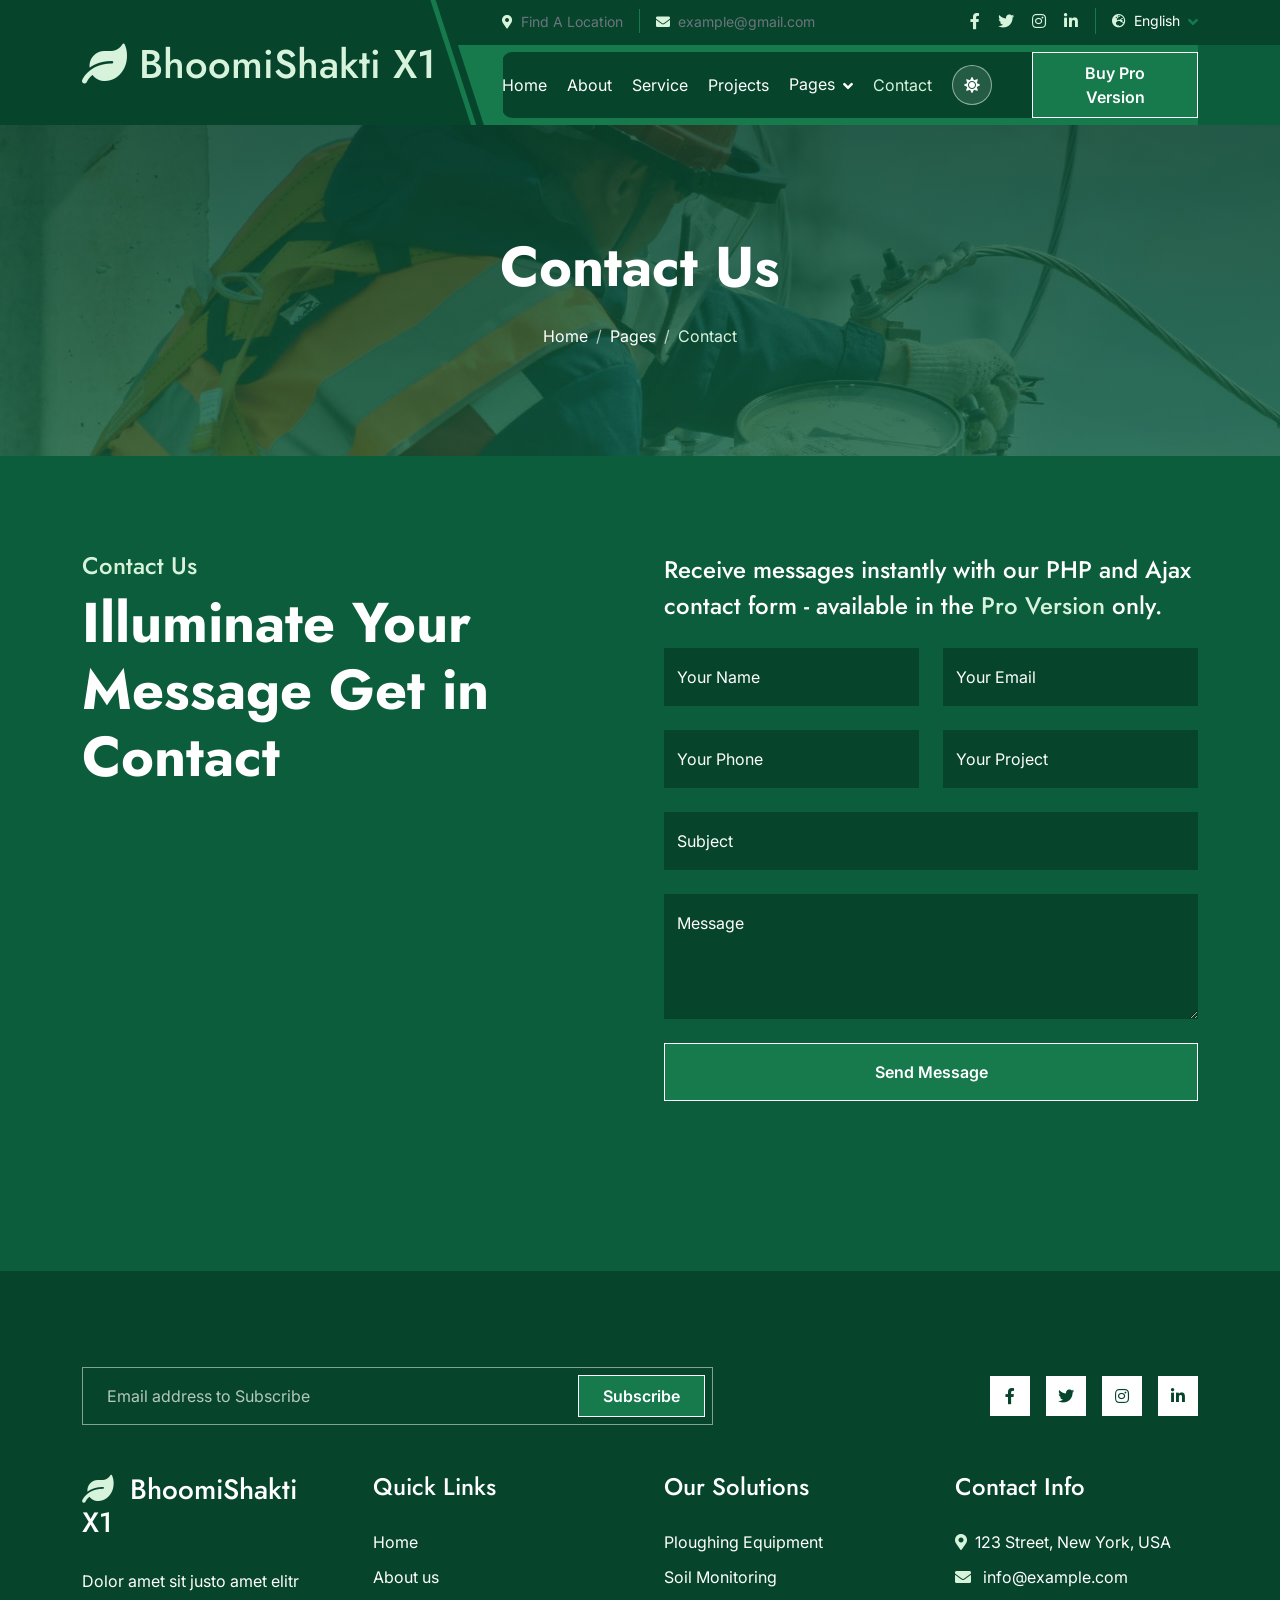
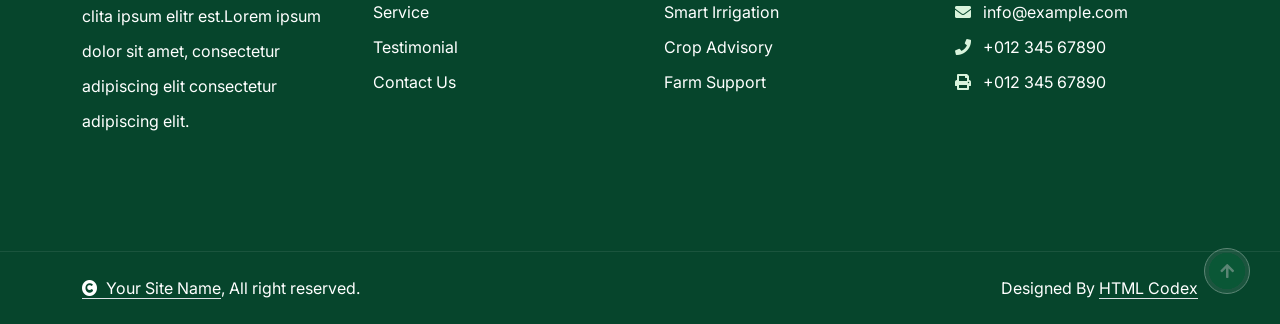
<file: contact.html>
<!DOCTYPE html>
<html lang="en">

    <head>
        <meta charset="utf-8">
        <title>Contact Us | BhoomiShakti X1</title>
        <meta content="width=device-width, initial-scale=1.0" name="viewport">
        <meta content="" name="keywords">
        <meta content="" name="description">

        <!-- Google Web Fonts -->
        <link rel="preconnect" href="https://fonts.googleapis.com">
        <link rel="preconnect" href="https://fonts.gstatic.com" crossorigin>
        <link href="https://fonts.googleapis.com/css2?family=Inter:wght@100..900&family=Edu+TAS+Beginner:wght@400..700&family=Jost:ital,wght@0,100..900;1,100..900&display=swap" rel="stylesheet">

        <!-- Icon Font Stylesheet -->
        <link rel="stylesheet" href="https://use.fontawesome.com/releases/v5.15.4/css/all.css"/>
        <link href="https://cdn.jsdelivr.net/npm/bootstrap-icons@1.4.1/font/bootstrap-icons.css" rel="stylesheet">

        <!-- Libraries Stylesheet -->
        <link rel="stylesheet" href="lib/animate/animate.min.css"/>
        <link href="lib/owlcarousel/assets/owl.carousel.min.css" rel="stylesheet">


        <!-- Customized Bootstrap Stylesheet -->
        <link href="css/bootstrap.min.css" rel="stylesheet">

        <!-- Template Stylesheet -->
        <link href="css/style.css" rel="stylesheet">
    </head>

    <body>

        <!-- BhoomiShakti dynamic-software layer -->
        <div id="bhoomi-progress-bar"></div>
        <div id="bhoomi-toast-container" aria-live="polite"></div>

        <!-- Spinner Start -->
        <div id="spinner" class="show bg-white position-fixed translate-middle w-100 vh-100 top-50 start-50 d-flex align-items-center justify-content-center">
            <div class="spinner-border text-primary" style="width: 3rem; height: 3rem;" role="status">
                <span class="sr-only">Loading...</span>
            </div>
        </div>
        <!-- Spinner End -->

        

        <!-- Navbar & Hero Start -->
        <div class="container-fluid header-top">
            <div class="container d-flex align-items-center">
                <div class="d-flex align-items-center h-100">
                    <a href="#" class="navbar-brand" style="height: 125px;">
                        <h1 class="text-primary mb-0"><i class="fas fa-leaf"></i> BhoomiShakti X1</h1>
                        <!-- <img src="img/logo.png" alt="Logo"> -->
                    </a>
                </div>
                <div class="w-100 h-100">
                    <div class="topbar px-0 py-2 d-none d-lg-block" style="height: 45px;">
                        <div class="row gx-0 align-items-center">
                            <div class="col-lg-8 text-center text-lg-center mb-lg-0">
                                <div class="d-flex flex-wrap">
                                    <div class="border-end border-primary pe-3">
                                        <a href="#" class="text-muted small"><i class="fas fa-map-marker-alt text-primary me-2"></i><span data-i18n="topbar.findLocation">Find A Location</span></a>
                                    </div>
                                    <div class="ps-3">
                                        <a href="mailto:example@gmail.com" class="text-muted small"><i class="fas fa-envelope text-primary me-2"></i>example@gmail.com</a>
                                    </div>
                                </div>
                            </div>
                            <div class="col-lg-4 text-center text-lg-end">
                                <div class="d-flex justify-content-end">
                                    <div class="d-flex border-end border-primary pe-3">
                                        <a class="btn p-0 text-primary me-3" href="#"><i class="fab fa-facebook-f"></i></a>
                                        <a class="btn p-0 text-primary me-3" href="#"><i class="fab fa-twitter"></i></a>
                                        <a class="btn p-0 text-primary me-3" href="#"><i class="fab fa-instagram"></i></a>
                                        <a class="btn p-0 text-primary me-0" href="#"><i class="fab fa-linkedin-in"></i></a>
                                    </div>
                                    <div class="dropdown ms-3 bhoomi-lang-switch">
                                        <a href="#" class="dropdown-toggle text-white" data-bs-toggle="dropdown" aria-expanded="false"><small class="text-body"><i class="fas fa-globe-europe text-primary me-2"></i><span class="bhoomi-lang-label">English</span></small></a>
                                        <div class="dropdown-menu dropdown-menu-end">
                                            <a href="#" class="dropdown-item" data-lang="en">English</a>
                                            <a href="#" class="dropdown-item" data-lang="hi">हिन्दी (Hindi)</a>
                                            <a href="#" class="dropdown-item" data-lang="mr">मराठी (Marathi)</a>
                                            <a href="#" class="dropdown-item" data-lang="kn">ಕನ್ನಡ (Kannada)</a>
                                            <a href="#" class="dropdown-item" data-lang="ta">தமிழ் (Tamil)</a>
                                            <a href="#" class="dropdown-item" data-lang="te">తెలుగు (Telugu)</a>
                                        </div>
                                    </div>
                                </div>
                            </div>
                        </div>
                    </div>
                    <div class="nav-bar px-0 py-lg-0" style="height: 80px;">
                        <nav class="navbar navbar-expand-lg navbar-light d-flex justify-content-lg-end">
                            <a href="#" class="navbar-brand-2">
                                <h1 class="text-primary mb-0"><i class="fas fa-leaf"></i> BhoomiShakti X1</h1>
                                <!-- <img src="img/logo.png" alt="Logo"> -->
                            </a>  
                            <button class="navbar-toggler" type="button" data-bs-toggle="collapse" data-bs-target="#navbarCollapse">
                                <span class="fa fa-bars"></span>
                            </button>
                            <div class="collapse navbar-collapse" id="navbarCollapse">
                                <div class="navbar-nav mx-0 mx-lg-auto bg-white">
                                    <a href="index.html" class="nav-item nav-link" data-i18n="nav.home">Home</a>
                                    <a href="about.html" class="nav-item nav-link" data-i18n="nav.about">About</a>
                                    <a href="service.html" class="nav-item nav-link" data-i18n="nav.service">Service</a>
                                    <a href="index.html#projects" class="nav-item nav-link" data-i18n="nav.projects">Projects</a>
                                    <div class="nav-item dropdown">
                                        <a href="#" class="nav-link" data-bs-toggle="dropdown">
                                            <span class="dropdown-toggle" data-i18n="nav.pages">Pages</span>
                                        </a>
                                        <div class="dropdown-menu">
                                            <a href="team.html" class="dropdown-item" data-i18n="nav.ourTeam">Our team</a>
                                            <a href="testimonial.html" class="dropdown-item" data-i18n="testimonial.eyebrow">Testimonial</a>
                                            <a href="404.html" class="dropdown-item" data-i18n="nav.404">404 Page</a>
                                        </div>
                                    </div>
                                    <a href="contact.html" class="nav-item nav-link active" data-i18n="nav.contact">Contact</a>
                                    <div class="nav-item theme-toggle-wrap d-flex align-items-center">
                                        <button type="button" class="theme-toggle-btn" id="themeToggleBtn" aria-label="Toggle light and dark mode" title="Toggle light / dark mode" data-i18n-title="theme.toggleTitle">
                                            <i class="fas fa-sun"></i>
                                        </button>
                                    </div>
                                    <div class="nav-btn ps-3">
                                        <a href="https://htmlcodex.com/downloading/?item=3464" class="btn btn-primary py-2 px-4 ms-0 ms-lg-3" data-i18n="nav.ctaBuyPro"> Buy Pro Version</a>
                                    </div>
                                </div>
                            </div>
                        </nav>
                    </div>
                </div>
            </div>
        </div>
        <!-- Navbar & Hero End -->


        <!-- Header Start -->
        <div class="container-fluid bg-breadcrumb">
            <div class="container text-center py-5" style="max-width: 900px;">
                <h4 class="text-white display-4 mb-4 wow fadeInDown" data-wow-delay="0.1s" data-i18n="breadcrumb.contactTitle">Contact Us</h4>
                <ol class="breadcrumb d-flex justify-content-center mb-0 wow fadeInDown" data-wow-delay="0.3s">
                    <li class="breadcrumb-item"><a href="index.html">Home</a></li>
                    <li class="breadcrumb-item"><a href="#" data-i18n="breadcrumb.pages">Pages</a></li>
                    <li class="breadcrumb-item active text-primary" data-i18n="nav.contact">Contact</li>
                </ol>    
            </div>
        </div>
        <!-- Header End -->


        <!-- Contact Start -->
        <div class="container-fluid contact bg-light py-5">
            <div class="container py-5">
                <div class="row g-5">
                    <div class="col-lg-6 wow fadeInLeft" data-wow-delay="0.2s">
                        <div>
                            <h4 class="text-primary" data-i18n="contact.eyebrow">Contact Us</h4>
                            <h1 class="display-4 mb-5" data-i18n="contact.heading">Illuminate Your Message Get in Contact</h1>
                            <div class="h-100 overflow-hidden">
                                <iframe class="w-100" style="height: 330px;" src="https://www.google.com/maps/embed?pb=!1m18!1m12!1m3!1d387191.33750346623!2d-73.97968099999999!3d40.6974881!2m3!1f0!2f0!3f0!3m2!1i1024!2i768!4f13.1!3m3!1m2!1s0x89c24fa5d33f083b%3A0xc80b8f06e177fe62!2sNew%20York%2C%20NY%2C%20USA!5e0!3m2!1sen!2sbd!4v1694259649153!5m2!1sen!2sbd" 
                                loading="lazy" referrerpolicy="no-referrer-when-downgrade"></iframe>
                            </div>
                        </div>
                    </div>
                    <div class="col-lg-6 wow fadeInRight" data-wow-delay="0.4s">
                        <div>
                            <h4 class="lh-base mb-4"><span data-i18n="contact.formNoteBefore">Receive messages instantly with our PHP and Ajax contact form - available in the</span> <a href="https://htmlcodex.com/downloading/?item=3464">Pro Version</a> <span data-i18n="contact.formNoteAfter">only.</span></h4>
                            <form>
                                <div class="row g-4">
                                    <div class="col-lg-12 col-xl-6">
                                        <div class="form-floating">
                                            <input type="text" class="form-control border-0" id="name" placeholder="Your Name" data-i18n-placeholder="contact.form.name">
                                            <label for="name" data-i18n="contact.form.name">Your Name</label>
                                        </div>
                                    </div>
                                    <div class="col-lg-12 col-xl-6">
                                        <div class="form-floating">
                                            <input type="email" class="form-control border-0" id="email" placeholder="Your Email" data-i18n-placeholder="contact.form.email">
                                            <label for="email" data-i18n="contact.form.email">Your Email</label>
                                        </div>
                                    </div>
                                    <div class="col-lg-12 col-xl-6">
                                        <div class="form-floating">
                                            <input type="phone" class="form-control border-0" id="phone" placeholder="Phone" data-i18n-placeholder="contact.form.phone">
                                            <label for="phone" data-i18n="contact.form.phone">Your Phone</label>
                                        </div>
                                    </div>
                                    <div class="col-lg-12 col-xl-6">
                                        <div class="form-floating">
                                            <input type="text" class="form-control border-0" id="project" placeholder="Project" data-i18n-placeholder="contact.form.project">
                                            <label for="project" data-i18n="contact.form.project">Your Project</label>
                                        </div>
                                    </div>
                                    <div class="col-12">
                                        <div class="form-floating">
                                            <input type="text" class="form-control border-0" id="subject" placeholder="Subject" data-i18n-placeholder="contact.form.subject">
                                            <label for="subject" data-i18n="contact.form.subject">Subject</label>
                                        </div>
                                    </div>
                                    <div class="col-12">
                                        <div class="form-floating">
                                            <textarea class="form-control border-0" placeholder="Leave a message here" id="message" style="height: 125px" data-i18n-placeholder="contact.form.messagePlaceholder"></textarea>
                                            <label for="message" data-i18n="contact.form.message">Message</label>
                                        </div>
                                    </div>
                                    <div class="col-12">
                                        <button class="btn btn-primary w-100 py-3" data-i18n="contact.sendBtn">Send Message</button>
                                    </div>
                                </div>
                            </form>
                        </div>
                    </div>
                </div>
            </div>
        </div>
        <!-- Contact End -->

        <!-- Footer Start -->
        <div class="container-fluid footer bg-dark py-5 wow fadeIn" data-wow-delay="0.2s">
            <div class="container py-5">
                <div class="row g-5 mb-5 align-items-center">
                    <div class="col-lg-7">
                        <div class="position-relative mx-auto">
                            <input class="form-control w-100 py-3 ps-4 pe-5" type="text" placeholder="Email address to Subscribe" data-i18n-placeholder="footer.subscribePlaceholder">
                            <button type="button" class="btn btn-primary position-absolute top-0 end-0 py-2 px-4 mt-2 me-2" data-i18n="footer.subscribeBtn">Subscribe</button>
                        </div>
                    </div>
                    <div class="col-lg-5">
                        <div class="d-flex align-items-center justify-content-center justify-content-lg-end">
                            <a class="btn btn-light btn-md-square me-3" href=""><i class="fab fa-facebook-f"></i></a>
                            <a class="btn btn-light btn-md-square me-3" href=""><i class="fab fa-twitter"></i></a>
                            <a class="btn btn-light btn-md-square me-3" href=""><i class="fab fa-instagram"></i></a>
                            <a class="btn btn-light btn-md-square me-0" href=""><i class="fab fa-linkedin-in"></i></a>
                        </div>
                    </div>
                </div>
                <div class="row g-5">
                    <div class="col-md-6 col-lg-6 col-xl-3">
                        <div class="footer-item d-flex flex-column">
                            <div class="footer-item">
                                <h3 class="text-white mb-4"><i class="fas fa-leaf text-primary me-3"></i>BhoomiShakti X1</h3>
                                <p class="mb-3">Dolor amet sit justo amet elitr clita ipsum elitr est.Lorem ipsum dolor sit amet, consectetur adipiscing elit consectetur adipiscing elit.</p>
                            </div>
                        </div>
                    </div>
                    <div class="col-md-6 col-lg-6 col-xl-3">
                        <div class="footer-item d-flex flex-column">
                            <h4 class="text-white mb-4" data-i18n="footer.quickLinksHeading">Quick Links</h4>
                            <a href="#" data-i18n="footer.quickLink.home"> Home</a>
                            <a href="#" data-i18n="footer.quickLink.about"> About us</a>
                            <a href="#" data-i18n="footer.quickLink.service"> Service</a>
                            <a href="#" data-i18n="footer.quickLink.testimonial"> Testimonial</a>
                            <a href="#" data-i18n="footer.quickLink.contact"> Contact Us</a>
                        </div>
                    </div>
                    <div class="col-md-6 col-lg-6 col-xl-3">
                        <div class="footer-item d-flex flex-column">
                            <h4 class="text-white mb-4" data-i18n="footer.solutionsHeading">Our Solutions</h4>
                            <a href="#" data-i18n="footer.solutions.plough"> Ploughing Equipment</a>
                            <a href="#" data-i18n="footer.solutions.soil"> Soil Monitoring</a>
                            <a href="#" data-i18n="footer.solutions.irrigation"> Smart Irrigation</a>
                            <a href="#" data-i18n="footer.solutions.advisory"> Crop Advisory</a>
                            <a href="#" data-i18n="footer.solutions.support"> Farm Support</a>
                        </div>
                    </div>
                    <div class="col-md-6 col-lg-6 col-xl-3">
                        <div class="footer-item d-flex flex-column">
                            <h4 class="text-white mb-4" data-i18n="footer.contactHeading">Contact Info</h4>
                            <a href="#"><i class="fa fa-map-marker-alt text-primary me-2"></i><span data-i18n="footer.addressText"> 123 Street, New York, USA</span></a>
                            <a href="mailto:info@example.com"><i class="fas fa-envelope text-primary me-2"></i> info@example.com</a>
                            <a href="mailto:info@example.com"><i class="fas fa-envelope text-primary me-2"></i> info@example.com</a>
                            <a href="tel:+012 345 67890"><i class="fas fa-phone text-primary me-2"></i> +012 345 67890</a>
                            <a href="tel:+012 345 67890" class="mb-3"><i class="fas fa-print text-primary me-2"></i> +012 345 67890</a>
                        </div>
                    </div>
                </div>
            </div>
        </div>
        <!-- Footer End -->

        
        <!-- Copyright Start -->
        <div class="container-fluid copyright py-4">
            <div class="container">
                <div class="row g-4 align-items-center">
                    <div class="col-md-6 text-center text-md-start mb-md-0">
                        <span class="text-body"><a href="#" class="border-bottom text-white"><i class="fas fa-copyright text-light me-2"></i><span data-i18n="copyright.siteName">Your Site Name</span></a><span data-i18n="copyright.rightsReserved">, All right reserved.</span></span>
                    </div>
                    <div class="col-md-6 text-center text-md-end text-body">
                        <!--/*** The author’s attribution link must remain intact in the template. ***/-->
                        <!--/*** If you wish to remove this credit link, please purchase the Pro Version . ***/-->
                        Designed By <a class="border-bottom text-white" href="https://htmlcodex.com">HTML Codex</a>
                    </div>
                </div>
            </div>
        </div>
        <!-- Copyright End -->

         


        


        <!-- Back to Top -->
        <a href="#" class="btn btn-primary btn-lg-square back-to-top"><i class="fa fa-arrow-up"></i></a>   

        
        <!-- JavaScript Libraries -->
        <script src="https://ajax.googleapis.com/ajax/libs/jquery/3.6.4/jquery.min.js"></script>
        <script src="https://cdn.jsdelivr.net/npm/bootstrap@5.0.0/dist/js/bootstrap.bundle.min.js"></script>
        <script src="lib/wow/wow.min.js"></script>
        <script src="lib/easing/easing.min.js"></script>
        <script src="lib/waypoints/waypoints.min.js"></script>
        <script src="lib/owlcarousel/owl.carousel.min.js"></script>
        

        <!-- Template Javascript -->
        <script src="js/i18n-data.js"></script>
        <script src="js/i18n.js"></script>
        <script src="js/main.js"></script>
    </body>

</html>
</file>
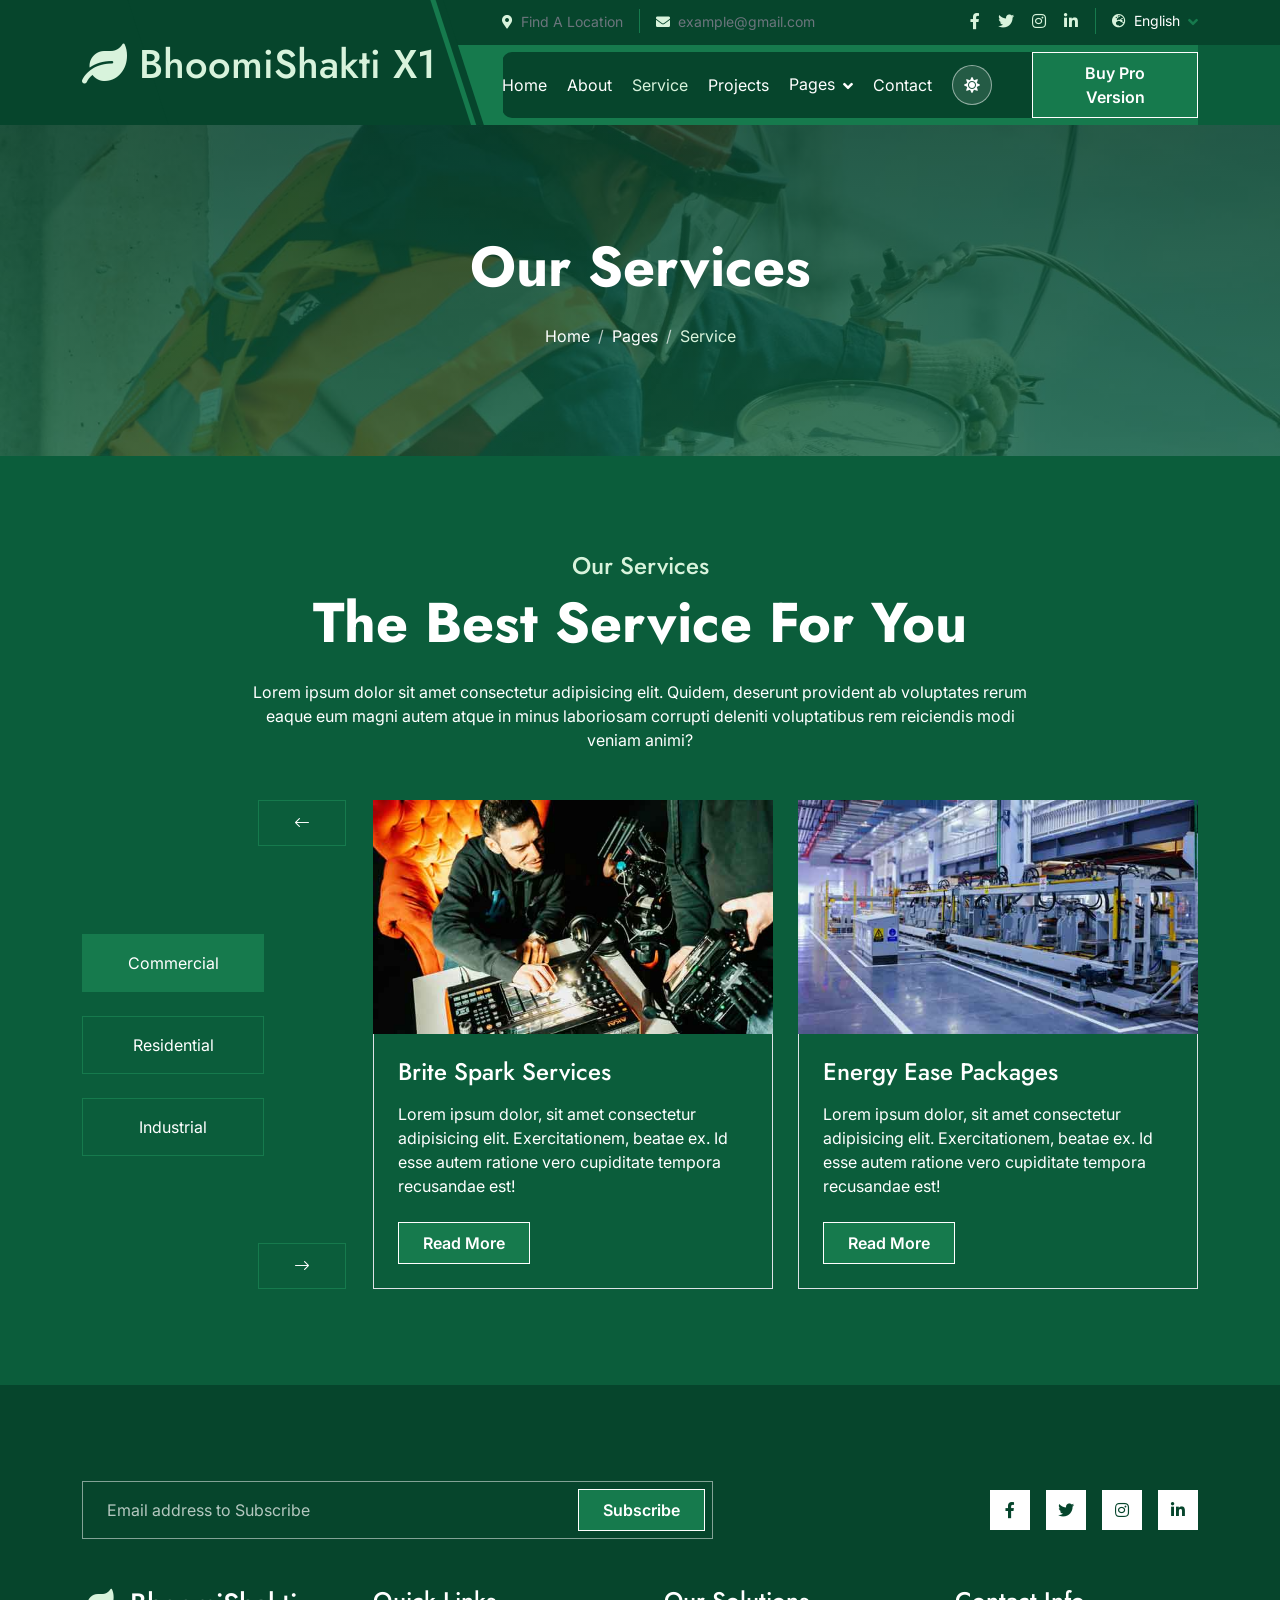
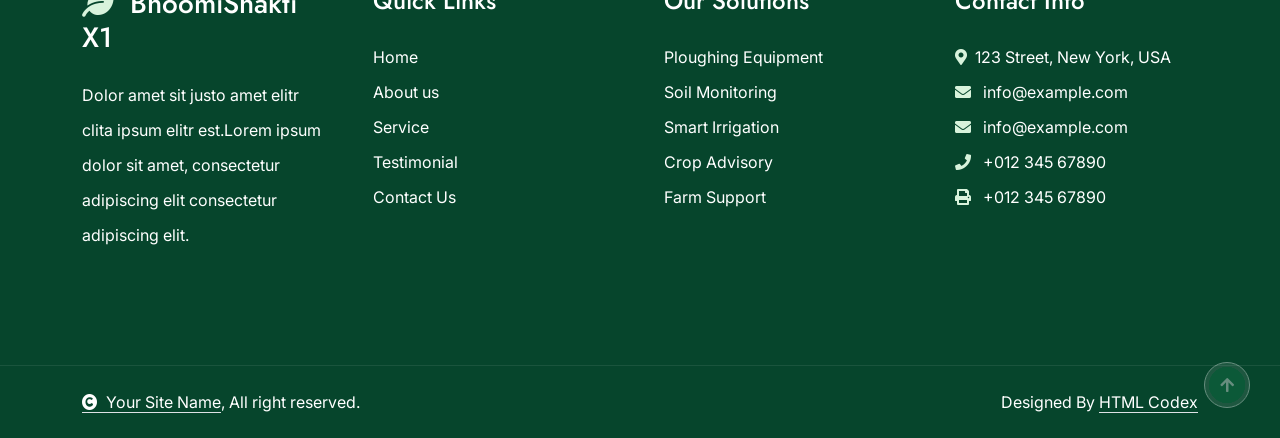
<file: service.html>
<!DOCTYPE html>
<html lang="en">

    <head>
        <meta charset="utf-8">
        <title>Our Services | BhoomiShakti X1</title>
        <meta content="width=device-width, initial-scale=1.0" name="viewport">
        <meta content="" name="keywords">
        <meta content="" name="description">

        <!-- Google Web Fonts -->
        <link rel="preconnect" href="https://fonts.googleapis.com">
        <link rel="preconnect" href="https://fonts.gstatic.com" crossorigin>
        <link href="https://fonts.googleapis.com/css2?family=Inter:wght@100..900&family=Edu+TAS+Beginner:wght@400..700&family=Jost:ital,wght@0,100..900;1,100..900&display=swap" rel="stylesheet">

        <!-- Icon Font Stylesheet -->
        <link rel="stylesheet" href="https://use.fontawesome.com/releases/v5.15.4/css/all.css"/>
        <link href="https://cdn.jsdelivr.net/npm/bootstrap-icons@1.4.1/font/bootstrap-icons.css" rel="stylesheet">

        <!-- Libraries Stylesheet -->
        <link rel="stylesheet" href="lib/animate/animate.min.css"/>
        <link href="lib/owlcarousel/assets/owl.carousel.min.css" rel="stylesheet">


        <!-- Customized Bootstrap Stylesheet -->
        <link href="css/bootstrap.min.css" rel="stylesheet">

        <!-- Template Stylesheet -->
        <link href="css/style.css" rel="stylesheet">
    </head>

    <body>

        <!-- BhoomiShakti dynamic-software layer -->
        <div id="bhoomi-progress-bar"></div>
        <div id="bhoomi-toast-container" aria-live="polite"></div>

        <!-- Spinner Start -->
        <div id="spinner" class="show bg-white position-fixed translate-middle w-100 vh-100 top-50 start-50 d-flex align-items-center justify-content-center">
            <div class="spinner-border text-primary" style="width: 3rem; height: 3rem;" role="status">
                <span class="sr-only">Loading...</span>
            </div>
        </div>
        <!-- Spinner End -->

        

        <!-- Navbar & Hero Start -->
        <div class="container-fluid header-top">
            <div class="container d-flex align-items-center">
                <div class="d-flex align-items-center h-100">
                    <a href="#" class="navbar-brand" style="height: 125px;">
                        <h1 class="text-primary mb-0"><i class="fas fa-leaf"></i> BhoomiShakti X1</h1>
                        <!-- <img src="img/logo.png" alt="Logo"> -->
                    </a>
                </div>
                <div class="w-100 h-100">
                    <div class="topbar px-0 py-2 d-none d-lg-block" style="height: 45px;">
                        <div class="row gx-0 align-items-center">
                            <div class="col-lg-8 text-center text-lg-center mb-lg-0">
                                <div class="d-flex flex-wrap">
                                    <div class="border-end border-primary pe-3">
                                        <a href="#" class="text-muted small"><i class="fas fa-map-marker-alt text-primary me-2"></i><span data-i18n="topbar.findLocation">Find A Location</span></a>
                                    </div>
                                    <div class="ps-3">
                                        <a href="mailto:example@gmail.com" class="text-muted small"><i class="fas fa-envelope text-primary me-2"></i>example@gmail.com</a>
                                    </div>
                                </div>
                            </div>
                            <div class="col-lg-4 text-center text-lg-end">
                                <div class="d-flex justify-content-end">
                                    <div class="d-flex border-end border-primary pe-3">
                                        <a class="btn p-0 text-primary me-3" href="#"><i class="fab fa-facebook-f"></i></a>
                                        <a class="btn p-0 text-primary me-3" href="#"><i class="fab fa-twitter"></i></a>
                                        <a class="btn p-0 text-primary me-3" href="#"><i class="fab fa-instagram"></i></a>
                                        <a class="btn p-0 text-primary me-0" href="#"><i class="fab fa-linkedin-in"></i></a>
                                    </div>
                                    <div class="dropdown ms-3 bhoomi-lang-switch">
                                        <a href="#" class="dropdown-toggle text-white" data-bs-toggle="dropdown" aria-expanded="false"><small class="text-body"><i class="fas fa-globe-europe text-primary me-2"></i><span class="bhoomi-lang-label">English</span></small></a>
                                        <div class="dropdown-menu dropdown-menu-end">
                                            <a href="#" class="dropdown-item" data-lang="en">English</a>
                                            <a href="#" class="dropdown-item" data-lang="hi">हिन्दी (Hindi)</a>
                                            <a href="#" class="dropdown-item" data-lang="mr">मराठी (Marathi)</a>
                                            <a href="#" class="dropdown-item" data-lang="kn">ಕನ್ನಡ (Kannada)</a>
                                            <a href="#" class="dropdown-item" data-lang="ta">தமிழ் (Tamil)</a>
                                            <a href="#" class="dropdown-item" data-lang="te">తెలుగు (Telugu)</a>
                                        </div>
                                    </div>
                                </div>
                            </div>
                        </div>
                    </div>
                    <div class="nav-bar px-0 py-lg-0" style="height: 80px;">
                        <nav class="navbar navbar-expand-lg navbar-light d-flex justify-content-lg-end">
                            <a href="#" class="navbar-brand-2">
                                <h1 class="text-primary mb-0"><i class="fas fa-leaf"></i> BhoomiShakti X1</h1>
                                <!-- <img src="img/logo.png" alt="Logo"> -->
                            </a>  
                            <button class="navbar-toggler" type="button" data-bs-toggle="collapse" data-bs-target="#navbarCollapse">
                                <span class="fa fa-bars"></span>
                            </button>
                            <div class="collapse navbar-collapse" id="navbarCollapse">
                                <div class="navbar-nav mx-0 mx-lg-auto bg-white">
                                    <a href="index.html" class="nav-item nav-link" data-i18n="nav.home">Home</a>
                                    <a href="about.html" class="nav-item nav-link" data-i18n="nav.about">About</a>
                                    <a href="service.html" class="nav-item nav-link active" data-i18n="nav.service">Service</a>
                                    <a href="index.html#projects" class="nav-item nav-link" data-i18n="nav.projects">Projects</a>
                                    <div class="nav-item dropdown">
                                        <a href="#" class="nav-link" data-bs-toggle="dropdown">
                                            <span class="dropdown-toggle" data-i18n="nav.pages">Pages</span>
                                        </a>
                                        <div class="dropdown-menu">
                                            <a href="team.html" class="dropdown-item" data-i18n="nav.ourTeam">Our team</a>
                                            <a href="testimonial.html" class="dropdown-item" data-i18n="testimonial.eyebrow">Testimonial</a>
                                            <a href="404.html" class="dropdown-item" data-i18n="nav.404">404 Page</a>
                                        </div>
                                    </div>
                                    <a href="contact.html" class="nav-item nav-link" data-i18n="nav.contact">Contact</a>
                                    <div class="nav-item theme-toggle-wrap d-flex align-items-center">
                                        <button type="button" class="theme-toggle-btn" id="themeToggleBtn" aria-label="Toggle light and dark mode" title="Toggle light / dark mode" data-i18n-title="theme.toggleTitle">
                                            <i class="fas fa-sun"></i>
                                        </button>
                                    </div>
                                    <div class="nav-btn ps-3">
                                        <a href="https://htmlcodex.com/downloading/?item=3464" class="btn btn-primary py-2 px-4 ms-0 ms-lg-3" data-i18n="nav.ctaBuyPro"> Buy Pro Version</a>
                                    </div>
                                </div>
                            </div>
                        </nav>
                    </div>
                </div>
            </div>
        </div>
        <!-- Navbar & Hero End -->


        <!-- Header Start -->
        <div class="container-fluid bg-breadcrumb">
            <div class="container text-center py-5" style="max-width: 900px;">
                <h4 class="text-white display-4 mb-4 wow fadeInDown" data-wow-delay="0.1s" data-i18n="breadcrumb.serviceTitle">Our Services</h4>
                <ol class="breadcrumb d-flex justify-content-center mb-0 wow fadeInDown" data-wow-delay="0.3s">
                    <li class="breadcrumb-item"><a href="index.html">Home</a></li>
                    <li class="breadcrumb-item"><a href="#" data-i18n="breadcrumb.pages">Pages</a></li>
                    <li class="breadcrumb-item active text-primary" data-i18n="nav.service">Service</li>
                </ol>    
            </div>
        </div>
        <!-- Header End -->


        <!-- Services Start -->
        <div class="container-fluid service py-5">
            <div class="container py-5">
                <div class="d-flex flex-column mx-auto text-center mb-5 wow fadeInUp" data-wow-delay="0.2s" style="max-width: 800px;">
                    <h4 class="text-primary" data-i18n="services.eyebrow">Our Services</h4>
                    <h1 class="display-4 mb-4" data-i18n="services.heading">The Best Service For You</h1>
                    <p class="mb-0">Lorem ipsum dolor sit amet consectetur adipisicing elit. Quidem, deserunt provident ab voluptates rerum eaque eum magni autem atque in minus laboriosam corrupti deleniti voluptatibus rem reiciendis modi veniam animi?
                    </p>
                </div>
                <div class="row g-5 align-items-center">
                    <div class="col-lg-3 wow fadeInLeft" data-wow-delay="0.2s">
                        <ul class="nav">
                            <li class="nav-item me-lg-0 mb-4">
                                <a class="py-3 px-5 active" data-bs-toggle="pill" href="#ServiceTab-1">
                                    <span data-i18n="services.tabCommercial">Commercial</span>
                                </a>
                            </li>
                            <li class="nav-item me-lg-0 mb-4">
                                <a class="py-3 px-5" data-bs-toggle="pill" href="#ServiceTab-2">
                                    <span data-i18n="services.tabResidential">Residential</span>
                                </a>
                            </li>
                            <li class="nav-item me-lg-0 mb-4 mb-lg-0">
                                <a class="py-3 px-5" data-bs-toggle="pill" href="#ServiceTab-3">
                                    <span data-i18n="services.tabIndustrial">Industrial</span>
                                </a>
                            </li>
                        </ul>
                    </div>
                    <div class="col-lg-9 wow fadeInRight" data-wow-delay="0.3s">
                        <div class="tab-content">
                            <div id="ServiceTab-1" class="tab-pane fade show p-0 active">
                                <div class="service-carousel owl-carousel">
                                    <div class="service-item">
                                        <img src="img/commercial-1.jpg" class="img-fluid w-100" alt="">
                                        <div class="border border-top-0 p-4">
                                            <h4 class="mb-3" data-i18n="services.item1">Brite Spark Services</h4>
                                            <p class="mb-4">Lorem ipsum dolor, sit amet consectetur adipisicing elit. Exercitationem, beatae ex. Id esse autem ratione vero cupiditate tempora recusandae est!
                                            </p>
                                            <a class="btn btn-primary py-2 px-4" href="#" data-i18n="services.readMore">Read More</a>
                                        </div>
                                    </div>
                                    <div class="service-item">
                                        <img src="img/commercial-2.jpg" class="img-fluid w-100" alt="">
                                        <div class="border border-top-0 p-4">
                                            <h4 class="mb-3" data-i18n="services.item2">Energy Ease Packages</h4>
                                            <p class="mb-4">Lorem ipsum dolor, sit amet consectetur adipisicing elit. Exercitationem, beatae ex. Id esse autem ratione vero cupiditate tempora recusandae est!
                                            </p>
                                            <a class="btn btn-primary py-2 px-4" href="#" data-i18n="services.readMore">Read More</a>
                                        </div>
                                    </div>
                                    <div class="service-item">
                                        <img src="img/commercial-3.jpg" class="img-fluid w-100" alt="">
                                        <div class="border border-top-0 p-4">
                                            <h4 class="mb-3" data-i18n="services.item3">EcoCare Maintenance Packages</h4>
                                            <p class="mb-4">Lorem ipsum dolor, sit amet consectetur adipisicing elit. Exercitationem, beatae ex. Id esse autem ratione vero cupiditate tempora recusandae est!
                                            </p>
                                            <a class="btn btn-primary py-2 px-4" href="#" data-i18n="services.readMore">Read More</a>
                                        </div>
                                    </div>
                                </div>
                            </div>
                            <div id="ServiceTab-2" class="tab-pane fade show p-0">
                                <div class="service-carousel owl-carousel">
                                    <div class="service-item">
                                        <img src="img/residential-1.jpg" class="img-fluid w-100" alt="">
                                        <div class="border border-top-0 p-4">
                                            <h4 class="mb-3" data-i18n="services.item4">Electrical Services</h4>
                                            <p class="mb-4">Lorem ipsum dolor, sit amet consectetur adipisicing elit. Exercitationem, beatae ex. Id esse autem ratione vero cupiditate tempora recusandae est!
                                            </p>
                                            <a class="btn btn-primary py-2 px-4" href="#" data-i18n="services.readMore">Read More</a>
                                        </div>
                                    </div>
                                    <div class="service-item">
                                        <img src="img/residential-2.jpg" class="img-fluid w-100" alt="">
                                        <div class="border border-top-0 p-4">
                                            <h4 class="mb-3" data-i18n="services.item5">Security Systems</h4>
                                            <p class="mb-4">Lorem ipsum dolor, sit amet consectetur adipisicing elit. Exercitationem, beatae ex. Id esse autem ratione vero cupiditate tempora recusandae est!
                                            </p>
                                            <a class="btn btn-primary py-2 px-4" href="#" data-i18n="services.readMore">Read More</a>
                                        </div>
                                    </div>
                                    <div class="service-item">
                                        <img src="img/residential-3.jpg" class="img-fluid w-100" alt="">
                                        <div class="border border-top-0 p-4">
                                            <h4 class="mb-3" data-i18n="services.item6">Air Conditioner</h4>
                                            <p class="mb-4">Lorem ipsum dolor, sit amet consectetur adipisicing elit. Exercitationem, beatae ex. Id esse autem ratione vero cupiditate tempora recusandae est!
                                            </p>
                                            <a class="btn btn-primary py-2 px-4" href="#" data-i18n="services.readMore">Read More</a>
                                        </div>
                                    </div>
                                </div>
                            </div>
                            <div id="ServiceTab-3" class="tab-pane fade show p-0">
                                <div class="service-carousel owl-carousel">
                                    <div class="service-item">
                                        <img src="img/industrial-1.jpg" class="img-fluid w-100" alt="">
                                        <div class="border border-top-0 p-4">
                                            <h4 class="mb-3" data-i18n="services.item7">Factory Manufacture</h4>
                                            <p class="mb-4">Lorem ipsum dolor, sit amet consectetur adipisicing elit. Exercitationem, beatae ex. Id esse autem ratione vero cupiditate tempora recusandae est!
                                            </p>
                                            <a class="btn btn-primary py-2 px-4" href="#" data-i18n="services.readMore">Read More</a>
                                        </div>
                                    </div>
                                    <div class="service-item">
                                        <img src="img/industrial-2.jpg" class="img-fluid w-100" alt="">
                                        <div class="border border-top-0 p-4">
                                            <h4 class="mb-3" data-i18n="services.item8">General Electrical</h4>
                                            <p class="mb-4">Lorem ipsum dolor, sit amet consectetur adipisicing elit. Exercitationem, beatae ex. Id esse autem ratione vero cupiditate tempora recusandae est!
                                            </p>
                                            <a class="btn btn-primary py-2 px-4" href="#" data-i18n="services.readMore">Read More</a>
                                        </div>
                                    </div>
                                    <div class="service-item">
                                        <img src="img/industrial-3.jpg" class="img-fluid w-100" alt="">
                                        <div class="border border-top-0 p-4">
                                            <h4 class="mb-3" data-i18n="services.item9">Electrical Planing</h4>
                                            <p class="mb-4">Lorem ipsum dolor, sit amet consectetur adipisicing elit. Exercitationem, beatae ex. Id esse autem ratione vero cupiditate tempora recusandae est!
                                            </p>
                                            <a class="btn btn-primary py-2 px-4" href="#" data-i18n="services.readMore">Read More</a>
                                        </div>
                                    </div>
                                </div>
                            </div>
                        </div>
                    </div>
                </div>
            </div>
        </div>
        <!-- Services End -->
         

        <!-- Footer Start -->
        <div class="container-fluid footer bg-dark py-5 wow fadeIn" data-wow-delay="0.2s">
            <div class="container py-5">
                <div class="row g-5 mb-5 align-items-center">
                    <div class="col-lg-7">
                        <div class="position-relative mx-auto">
                            <input class="form-control w-100 py-3 ps-4 pe-5" type="text" placeholder="Email address to Subscribe" data-i18n-placeholder="footer.subscribePlaceholder">
                            <button type="button" class="btn btn-primary position-absolute top-0 end-0 py-2 px-4 mt-2 me-2" data-i18n="footer.subscribeBtn">Subscribe</button>
                        </div>
                    </div>
                    <div class="col-lg-5">
                        <div class="d-flex align-items-center justify-content-center justify-content-lg-end">
                            <a class="btn btn-light btn-md-square me-3" href=""><i class="fab fa-facebook-f"></i></a>
                            <a class="btn btn-light btn-md-square me-3" href=""><i class="fab fa-twitter"></i></a>
                            <a class="btn btn-light btn-md-square me-3" href=""><i class="fab fa-instagram"></i></a>
                            <a class="btn btn-light btn-md-square me-0" href=""><i class="fab fa-linkedin-in"></i></a>
                        </div>
                    </div>
                </div>
                <div class="row g-5">
                    <div class="col-md-6 col-lg-6 col-xl-3">
                        <div class="footer-item d-flex flex-column">
                            <div class="footer-item">
                                <h3 class="text-white mb-4"><i class="fas fa-leaf text-primary me-3"></i>BhoomiShakti X1</h3>
                                <p class="mb-3">Dolor amet sit justo amet elitr clita ipsum elitr est.Lorem ipsum dolor sit amet, consectetur adipiscing elit consectetur adipiscing elit.</p>
                            </div>
                        </div>
                    </div>
                    <div class="col-md-6 col-lg-6 col-xl-3">
                        <div class="footer-item d-flex flex-column">
                            <h4 class="text-white mb-4" data-i18n="footer.quickLinksHeading">Quick Links</h4>
                            <a href="#" data-i18n="footer.quickLink.home"> Home</a>
                            <a href="#" data-i18n="footer.quickLink.about"> About us</a>
                            <a href="#" data-i18n="footer.quickLink.service"> Service</a>
                            <a href="#" data-i18n="footer.quickLink.testimonial"> Testimonial</a>
                            <a href="#" data-i18n="footer.quickLink.contact"> Contact Us</a>
                        </div>
                    </div>
                    <div class="col-md-6 col-lg-6 col-xl-3">
                        <div class="footer-item d-flex flex-column">
                            <h4 class="text-white mb-4" data-i18n="footer.solutionsHeading">Our Solutions</h4>
                            <a href="#" data-i18n="footer.solutions.plough"> Ploughing Equipment</a>
                            <a href="#" data-i18n="footer.solutions.soil"> Soil Monitoring</a>
                            <a href="#" data-i18n="footer.solutions.irrigation"> Smart Irrigation</a>
                            <a href="#" data-i18n="footer.solutions.advisory"> Crop Advisory</a>
                            <a href="#" data-i18n="footer.solutions.support"> Farm Support</a>
                        </div>
                    </div>
                    <div class="col-md-6 col-lg-6 col-xl-3">
                        <div class="footer-item d-flex flex-column">
                            <h4 class="text-white mb-4" data-i18n="footer.contactHeading">Contact Info</h4>
                            <a href="#"><i class="fa fa-map-marker-alt text-primary me-2"></i><span data-i18n="footer.addressText"> 123 Street, New York, USA</span></a>
                            <a href="mailto:info@example.com"><i class="fas fa-envelope text-primary me-2"></i> info@example.com</a>
                            <a href="mailto:info@example.com"><i class="fas fa-envelope text-primary me-2"></i> info@example.com</a>
                            <a href="tel:+012 345 67890"><i class="fas fa-phone text-primary me-2"></i> +012 345 67890</a>
                            <a href="tel:+012 345 67890" class="mb-3"><i class="fas fa-print text-primary me-2"></i> +012 345 67890</a>
                        </div>
                    </div>
                </div>
            </div>
        </div>
        <!-- Footer End -->

        
        <!-- Copyright Start -->
        <div class="container-fluid copyright py-4">
            <div class="container">
                <div class="row g-4 align-items-center">
                    <div class="col-md-6 text-center text-md-start mb-md-0">
                        <span class="text-body"><a href="#" class="border-bottom text-white"><i class="fas fa-copyright text-light me-2"></i><span data-i18n="copyright.siteName">Your Site Name</span></a><span data-i18n="copyright.rightsReserved">, All right reserved.</span></span>
                    </div>
                    <div class="col-md-6 text-center text-md-end text-body">
                        <!--/*** The author’s attribution link must remain intact in the template. ***/-->
                        <!--/*** If you wish to remove this credit link, please purchase the Pro Version . ***/-->
                        Designed By <a class="border-bottom text-white" href="https://htmlcodex.com">HTML Codex</a>
                    </div>
                </div>
            </div>
        </div>
        <!-- Copyright End -->

         


        


        <!-- Back to Top -->
        <a href="#" class="btn btn-primary btn-lg-square back-to-top"><i class="fa fa-arrow-up"></i></a>   

        
        <!-- JavaScript Libraries -->
        <script src="https://ajax.googleapis.com/ajax/libs/jquery/3.6.4/jquery.min.js"></script>
        <script src="https://cdn.jsdelivr.net/npm/bootstrap@5.0.0/dist/js/bootstrap.bundle.min.js"></script>
        <script src="lib/wow/wow.min.js"></script>
        <script src="lib/easing/easing.min.js"></script>
        <script src="lib/waypoints/waypoints.min.js"></script>
        <script src="lib/owlcarousel/owl.carousel.min.js"></script>
        

        <!-- Template Javascript -->
        <script src="js/i18n-data.js"></script>
        <script src="js/i18n.js"></script>
        <script src="js/main.js"></script>
    </body>

</html>
</file>
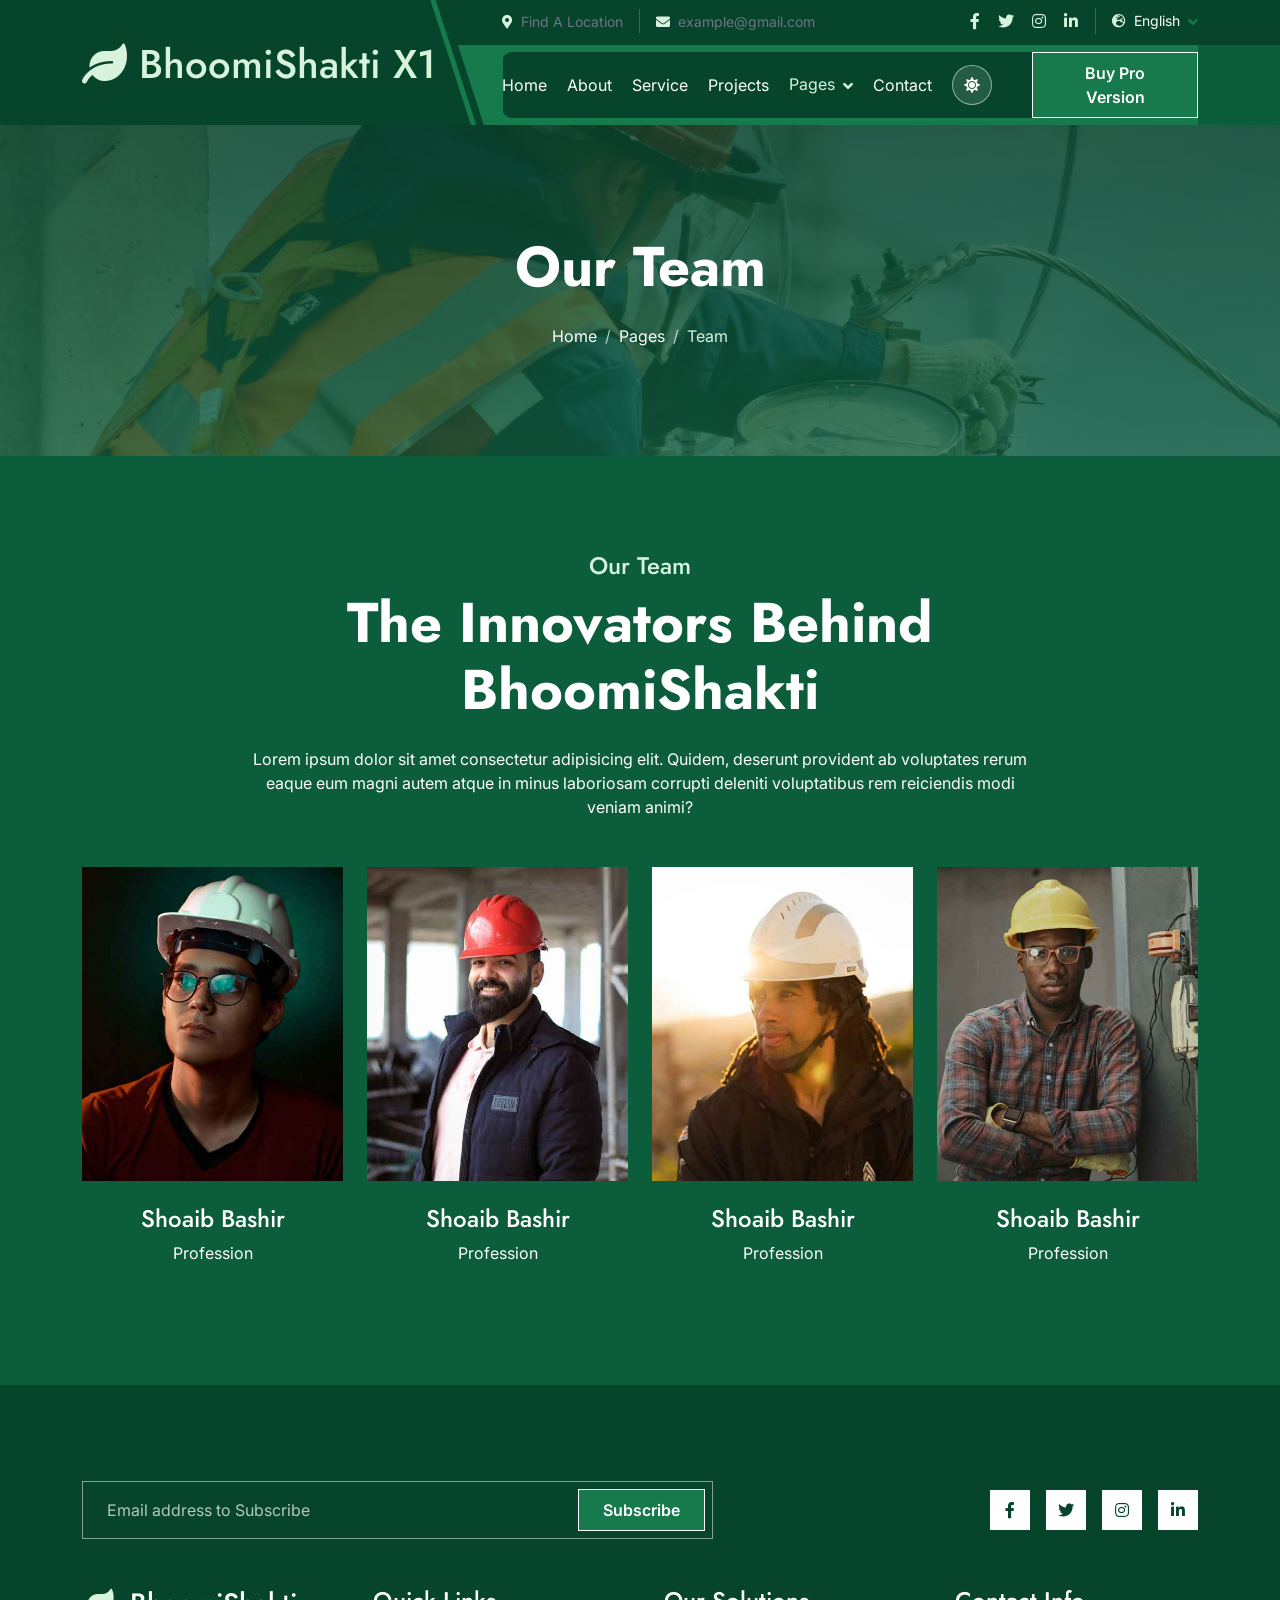
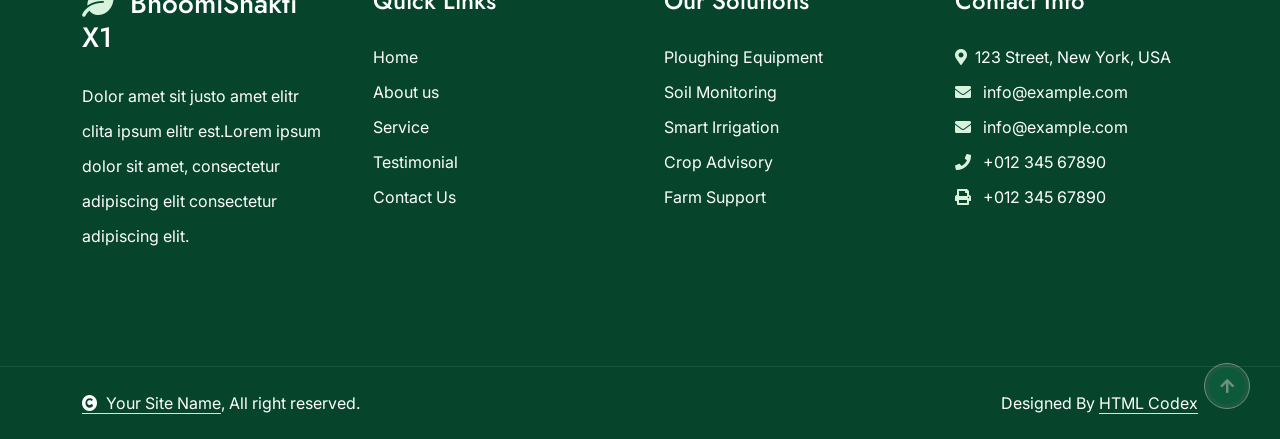
<file: team.html>
<!DOCTYPE html>
<html lang="en">

    <head>
        <meta charset="utf-8">
        <title>Our Team | BhoomiShakti X1</title>
        <meta content="width=device-width, initial-scale=1.0" name="viewport">
        <meta content="" name="keywords">
        <meta content="" name="description">

        <!-- Google Web Fonts -->
        <link rel="preconnect" href="https://fonts.googleapis.com">
        <link rel="preconnect" href="https://fonts.gstatic.com" crossorigin>
        <link href="https://fonts.googleapis.com/css2?family=Inter:wght@100..900&family=Edu+TAS+Beginner:wght@400..700&family=Jost:ital,wght@0,100..900;1,100..900&display=swap" rel="stylesheet">

        <!-- Icon Font Stylesheet -->
        <link rel="stylesheet" href="https://use.fontawesome.com/releases/v5.15.4/css/all.css"/>
        <link href="https://cdn.jsdelivr.net/npm/bootstrap-icons@1.4.1/font/bootstrap-icons.css" rel="stylesheet">

        <!-- Libraries Stylesheet -->
        <link rel="stylesheet" href="lib/animate/animate.min.css"/>
        <link href="lib/owlcarousel/assets/owl.carousel.min.css" rel="stylesheet">


        <!-- Customized Bootstrap Stylesheet -->
        <link href="css/bootstrap.min.css" rel="stylesheet">

        <!-- Template Stylesheet -->
        <link href="css/style.css" rel="stylesheet">
    </head>

    <body>

        <!-- BhoomiShakti dynamic-software layer -->
        <div id="bhoomi-progress-bar"></div>
        <div id="bhoomi-toast-container" aria-live="polite"></div>

        <!-- Spinner Start -->
        <div id="spinner" class="show bg-white position-fixed translate-middle w-100 vh-100 top-50 start-50 d-flex align-items-center justify-content-center">
            <div class="spinner-border text-primary" style="width: 3rem; height: 3rem;" role="status">
                <span class="sr-only">Loading...</span>
            </div>
        </div>
        <!-- Spinner End -->

        

        <!-- Navbar & Hero Start -->
        <div class="container-fluid header-top">
            <div class="container d-flex align-items-center">
                <div class="d-flex align-items-center h-100">
                    <a href="#" class="navbar-brand" style="height: 125px;">
                        <h1 class="text-primary mb-0"><i class="fas fa-leaf"></i> BhoomiShakti X1</h1>
                        <!-- <img src="img/logo.png" alt="Logo"> -->
                    </a>
                </div>
                <div class="w-100 h-100">
                    <div class="topbar px-0 py-2 d-none d-lg-block" style="height: 45px;">
                        <div class="row gx-0 align-items-center">
                            <div class="col-lg-8 text-center text-lg-center mb-lg-0">
                                <div class="d-flex flex-wrap">
                                    <div class="border-end border-primary pe-3">
                                        <a href="#" class="text-muted small"><i class="fas fa-map-marker-alt text-primary me-2"></i><span data-i18n="topbar.findLocation">Find A Location</span></a>
                                    </div>
                                    <div class="ps-3">
                                        <a href="mailto:example@gmail.com" class="text-muted small"><i class="fas fa-envelope text-primary me-2"></i>example@gmail.com</a>
                                    </div>
                                </div>
                            </div>
                            <div class="col-lg-4 text-center text-lg-end">
                                <div class="d-flex justify-content-end">
                                    <div class="d-flex border-end border-primary pe-3">
                                        <a class="btn p-0 text-primary me-3" href="#"><i class="fab fa-facebook-f"></i></a>
                                        <a class="btn p-0 text-primary me-3" href="#"><i class="fab fa-twitter"></i></a>
                                        <a class="btn p-0 text-primary me-3" href="#"><i class="fab fa-instagram"></i></a>
                                        <a class="btn p-0 text-primary me-0" href="#"><i class="fab fa-linkedin-in"></i></a>
                                    </div>
                                    <div class="dropdown ms-3 bhoomi-lang-switch">
                                        <a href="#" class="dropdown-toggle text-white" data-bs-toggle="dropdown" aria-expanded="false"><small class="text-body"><i class="fas fa-globe-europe text-primary me-2"></i><span class="bhoomi-lang-label">English</span></small></a>
                                        <div class="dropdown-menu dropdown-menu-end">
                                            <a href="#" class="dropdown-item" data-lang="en">English</a>
                                            <a href="#" class="dropdown-item" data-lang="hi">हिन्दी (Hindi)</a>
                                            <a href="#" class="dropdown-item" data-lang="mr">मराठी (Marathi)</a>
                                            <a href="#" class="dropdown-item" data-lang="kn">ಕನ್ನಡ (Kannada)</a>
                                            <a href="#" class="dropdown-item" data-lang="ta">தமிழ் (Tamil)</a>
                                            <a href="#" class="dropdown-item" data-lang="te">తెలుగు (Telugu)</a>
                                        </div>
                                    </div>
                                </div>
                            </div>
                        </div>
                    </div>
                    <div class="nav-bar px-0 py-lg-0" style="height: 80px;">
                        <nav class="navbar navbar-expand-lg navbar-light d-flex justify-content-lg-end">
                            <a href="#" class="navbar-brand-2">
                                <h1 class="text-primary mb-0"><i class="fas fa-leaf"></i> BhoomiShakti X1</h1>
                                <!-- <img src="img/logo.png" alt="Logo"> -->
                            </a>  
                            <button class="navbar-toggler" type="button" data-bs-toggle="collapse" data-bs-target="#navbarCollapse">
                                <span class="fa fa-bars"></span>
                            </button>
                            <div class="collapse navbar-collapse" id="navbarCollapse">
                                <div class="navbar-nav mx-0 mx-lg-auto bg-white">
                                    <a href="index.html" class="nav-item nav-link" data-i18n="nav.home">Home</a>
                                    <a href="about.html" class="nav-item nav-link" data-i18n="nav.about">About</a>
                                    <a href="service.html" class="nav-item nav-link" data-i18n="nav.service">Service</a>
                                    <a href="index.html#projects" class="nav-item nav-link" data-i18n="nav.projects">Projects</a>
                                    <div class="nav-item dropdown active">
                                        <a href="#" class="nav-link" data-bs-toggle="dropdown">
                                            <span class="dropdown-toggle" data-i18n="nav.pages">Pages</span>
                                        </a>
                                        <div class="dropdown-menu">
                                            <a href="team.html" class="dropdown-item active">Our team</a>
                                            <a href="testimonial.html" class="dropdown-item" data-i18n="testimonial.eyebrow">Testimonial</a>
                                            <a href="404.html" class="dropdown-item" data-i18n="nav.404">404 Page</a>
                                        </div>
                                    </div>
                                    <a href="contact.html" class="nav-item nav-link" data-i18n="nav.contact">Contact</a>
                                    <div class="nav-item theme-toggle-wrap d-flex align-items-center">
                                        <button type="button" class="theme-toggle-btn" id="themeToggleBtn" aria-label="Toggle light and dark mode" title="Toggle light / dark mode" data-i18n-title="theme.toggleTitle">
                                            <i class="fas fa-sun"></i>
                                        </button>
                                    </div>
                                    <div class="nav-btn ps-3">
                                        <a href="https://htmlcodex.com/downloading/?item=3464" class="btn btn-primary py-2 px-4 ms-0 ms-lg-3" data-i18n="nav.ctaBuyPro"> Buy Pro Version</a>
                                    </div>
                                </div>
                            </div>
                        </nav>
                    </div>
                </div>
            </div>
        </div>
        <!-- Navbar & Hero End -->


        <!-- Header Start -->
        <div class="container-fluid bg-breadcrumb">
            <div class="container text-center py-5" style="max-width: 900px;">
                <h4 class="text-white display-4 mb-4 wow fadeInDown" data-wow-delay="0.1s" data-i18n="breadcrumb.teamTitle">Our Team</h4>
                <ol class="breadcrumb d-flex justify-content-center mb-0 wow fadeInDown" data-wow-delay="0.3s">
                    <li class="breadcrumb-item"><a href="index.html">Home</a></li>
                    <li class="breadcrumb-item"><a href="#" data-i18n="breadcrumb.pages">Pages</a></li>
                    <li class="breadcrumb-item active text-primary" data-i18n="breadcrumb.teamActive">Team</li>
                </ol>    
            </div>
        </div>
        <!-- Header End -->


        <!-- Team Start -->
        <div class="container-fluid team py-5">
            <div class="container py-5">
                <div class="d-flex flex-column mx-auto text-center mb-5 wow fadeInUp" data-wow-delay="0.2s" style="max-width: 800px;">
                    <h4 class="text-primary" data-i18n="team.eyebrow">Our Team</h4>
                    <h1 class="display-4 mb-4" data-i18n="team.heading">The Innovators Behind BhoomiShakti</h1>
                    <p class="mb-0">Lorem ipsum dolor sit amet consectetur adipisicing elit. Quidem, deserunt provident ab voluptates rerum eaque eum magni autem atque in minus laboriosam corrupti deleniti voluptatibus rem reiciendis modi veniam animi?
                    </p>
                </div>
                <div class="row g-4">
                    <div class="col-md-6 col-lg-3 wow fadeInUp" data-wow-delay="0.2s">
                        <div class="team-item">
                            <div class="team-img">
                                <img src="img/team-1.jpg" class="img-fluid w-100" alt="">
                                <div class="team-icon">
                                    <a class="btn btn-square btn-primary mb-2" href=""><i class="fab fa-facebook-f"></i></a>
                                    <a class="btn btn-square btn-primary mb-2" href=""><i class="fab fa-twitter"></i></a>
                                    <a class="btn btn-square btn-primary mb-2" href=""><i class="fab fa-instagram"></i></a>
                                    <a class="btn btn-square btn-primary mb-2" href=""><i class="fab fa-linkedin-in"></i></a>
                                </div>
                            </div>
                            <div class="team-content bg-light text-center p-4">
                                <h4>Shoaib Bashir</h4>
                                <p class="mb-0" data-i18n="common.profession">Profession</p>
                            </div>
                        </div>
                    </div>
                    <div class="col-md-6 col-lg-3 wow fadeInUp" data-wow-delay="0.4s">
                        <div class="team-item">
                            <div class="team-img">
                                <img src="img/team-2.jpg" class="img-fluid w-100" alt="">
                                <div class="team-icon">
                                    <a class="btn btn-square btn-primary mb-2" href=""><i class="fab fa-facebook-f"></i></a>
                                    <a class="btn btn-square btn-primary mb-2" href=""><i class="fab fa-twitter"></i></a>
                                    <a class="btn btn-square btn-primary mb-2" href=""><i class="fab fa-instagram"></i></a>
                                    <a class="btn btn-square btn-primary mb-2" href=""><i class="fab fa-linkedin-in"></i></a>
                                </div>
                            </div>
                            <div class="team-content bg-light text-center p-4">
                                <h4>Shoaib Bashir</h4>
                                <p class="mb-0" data-i18n="common.profession">Profession</p>
                            </div>
                        </div>
                    </div>
                    <div class="col-md-6 col-lg-3 wow fadeInUp" data-wow-delay="0.6s">
                        <div class="team-item">
                            <div class="team-img">
                                <img src="img/team-3.jpg" class="img-fluid w-100" alt="">
                                <div class="team-icon">
                                    <a class="btn btn-square btn-primary mb-2" href=""><i class="fab fa-facebook-f"></i></a>
                                    <a class="btn btn-square btn-primary mb-2" href=""><i class="fab fa-twitter"></i></a>
                                    <a class="btn btn-square btn-primary mb-2" href=""><i class="fab fa-instagram"></i></a>
                                    <a class="btn btn-square btn-primary mb-2" href=""><i class="fab fa-linkedin-in"></i></a>
                                </div>
                            </div>
                            <div class="team-content bg-light text-center p-4">
                                <h4>Shoaib Bashir</h4>
                                <p class="mb-0" data-i18n="common.profession">Profession</p>
                            </div>
                        </div>
                    </div>
                    <div class="col-md-6 col-lg-3 wow fadeInUp" data-wow-delay="0.8s">
                        <div class="team-item">
                            <div class="team-img">
                                <img src="img/team-4.jpg" class="img-fluid w-100" alt="">
                                <div class="team-icon">
                                    <a class="btn btn-square btn-primary mb-2" href=""><i class="fab fa-facebook-f"></i></a>
                                    <a class="btn btn-square btn-primary mb-2" href=""><i class="fab fa-twitter"></i></a>
                                    <a class="btn btn-square btn-primary mb-2" href=""><i class="fab fa-instagram"></i></a>
                                    <a class="btn btn-square btn-primary mb-2" href=""><i class="fab fa-linkedin-in"></i></a>
                                </div>
                            </div>
                            <div class="team-content bg-light text-center p-4">
                                <h4>Shoaib Bashir</h4>
                                <p class="mb-0" data-i18n="common.profession">Profession</p>
                            </div>
                        </div>
                    </div>
                </div>
            </div>
         </div>
        <!-- Team End -->

        <!-- Footer Start -->
        <div class="container-fluid footer bg-dark py-5 wow fadeIn" data-wow-delay="0.2s">
            <div class="container py-5">
                <div class="row g-5 mb-5 align-items-center">
                    <div class="col-lg-7">
                        <div class="position-relative mx-auto">
                            <input class="form-control w-100 py-3 ps-4 pe-5" type="text" placeholder="Email address to Subscribe" data-i18n-placeholder="footer.subscribePlaceholder">
                            <button type="button" class="btn btn-primary position-absolute top-0 end-0 py-2 px-4 mt-2 me-2" data-i18n="footer.subscribeBtn">Subscribe</button>
                        </div>
                    </div>
                    <div class="col-lg-5">
                        <div class="d-flex align-items-center justify-content-center justify-content-lg-end">
                            <a class="btn btn-light btn-md-square me-3" href=""><i class="fab fa-facebook-f"></i></a>
                            <a class="btn btn-light btn-md-square me-3" href=""><i class="fab fa-twitter"></i></a>
                            <a class="btn btn-light btn-md-square me-3" href=""><i class="fab fa-instagram"></i></a>
                            <a class="btn btn-light btn-md-square me-0" href=""><i class="fab fa-linkedin-in"></i></a>
                        </div>
                    </div>
                </div>
                <div class="row g-5">
                    <div class="col-md-6 col-lg-6 col-xl-3">
                        <div class="footer-item d-flex flex-column">
                            <div class="footer-item">
                                <h3 class="text-white mb-4"><i class="fas fa-leaf text-primary me-3"></i>BhoomiShakti X1</h3>
                                <p class="mb-3">Dolor amet sit justo amet elitr clita ipsum elitr est.Lorem ipsum dolor sit amet, consectetur adipiscing elit consectetur adipiscing elit.</p>
                            </div>
                        </div>
                    </div>
                    <div class="col-md-6 col-lg-6 col-xl-3">
                        <div class="footer-item d-flex flex-column">
                            <h4 class="text-white mb-4" data-i18n="footer.quickLinksHeading">Quick Links</h4>
                            <a href="#" data-i18n="footer.quickLink.home"> Home</a>
                            <a href="#" data-i18n="footer.quickLink.about"> About us</a>
                            <a href="#" data-i18n="footer.quickLink.service"> Service</a>
                            <a href="#" data-i18n="footer.quickLink.testimonial"> Testimonial</a>
                            <a href="#" data-i18n="footer.quickLink.contact"> Contact Us</a>
                        </div>
                    </div>
                    <div class="col-md-6 col-lg-6 col-xl-3">
                        <div class="footer-item d-flex flex-column">
                            <h4 class="text-white mb-4" data-i18n="footer.solutionsHeading">Our Solutions</h4>
                            <a href="#" data-i18n="footer.solutions.plough"> Ploughing Equipment</a>
                            <a href="#" data-i18n="footer.solutions.soil"> Soil Monitoring</a>
                            <a href="#" data-i18n="footer.solutions.irrigation"> Smart Irrigation</a>
                            <a href="#" data-i18n="footer.solutions.advisory"> Crop Advisory</a>
                            <a href="#" data-i18n="footer.solutions.support"> Farm Support</a>
                        </div>
                    </div>
                    <div class="col-md-6 col-lg-6 col-xl-3">
                        <div class="footer-item d-flex flex-column">
                            <h4 class="text-white mb-4" data-i18n="footer.contactHeading">Contact Info</h4>
                            <a href="#"><i class="fa fa-map-marker-alt text-primary me-2"></i><span data-i18n="footer.addressText"> 123 Street, New York, USA</span></a>
                            <a href="mailto:info@example.com"><i class="fas fa-envelope text-primary me-2"></i> info@example.com</a>
                            <a href="mailto:info@example.com"><i class="fas fa-envelope text-primary me-2"></i> info@example.com</a>
                            <a href="tel:+012 345 67890"><i class="fas fa-phone text-primary me-2"></i> +012 345 67890</a>
                            <a href="tel:+012 345 67890" class="mb-3"><i class="fas fa-print text-primary me-2"></i> +012 345 67890</a>
                        </div>
                    </div>
                </div>
            </div>
        </div>
        <!-- Footer End -->

        
        <!-- Copyright Start -->
        <div class="container-fluid copyright py-4">
            <div class="container">
                <div class="row g-4 align-items-center">
                    <div class="col-md-6 text-center text-md-start mb-md-0">
                        <span class="text-body"><a href="#" class="border-bottom text-white"><i class="fas fa-copyright text-light me-2"></i><span data-i18n="copyright.siteName">Your Site Name</span></a><span data-i18n="copyright.rightsReserved">, All right reserved.</span></span>
                    </div>
                    <div class="col-md-6 text-center text-md-end text-body">
                        <!--/*** The author’s attribution link must remain intact in the template. ***/-->
                        <!--/*** If you wish to remove this credit link, please purchase the Pro Version . ***/-->
                        Designed By <a class="border-bottom text-white" href="https://htmlcodex.com">HTML Codex</a>
                    </div>
                </div>
            </div>
        </div>
        <!-- Copyright End -->

         


        


        <!-- Back to Top -->
        <a href="#" class="btn btn-primary btn-lg-square back-to-top"><i class="fa fa-arrow-up"></i></a>   

        
        <!-- JavaScript Libraries -->
        <script src="https://ajax.googleapis.com/ajax/libs/jquery/3.6.4/jquery.min.js"></script>
        <script src="https://cdn.jsdelivr.net/npm/bootstrap@5.0.0/dist/js/bootstrap.bundle.min.js"></script>
        <script src="lib/wow/wow.min.js"></script>
        <script src="lib/easing/easing.min.js"></script>
        <script src="lib/waypoints/waypoints.min.js"></script>
        <script src="lib/owlcarousel/owl.carousel.min.js"></script>
        

        <!-- Template Javascript -->
        <script src="js/i18n-data.js"></script>
        <script src="js/i18n.js"></script>
        <script src="js/main.js"></script>
    </body>

</html>
</file>
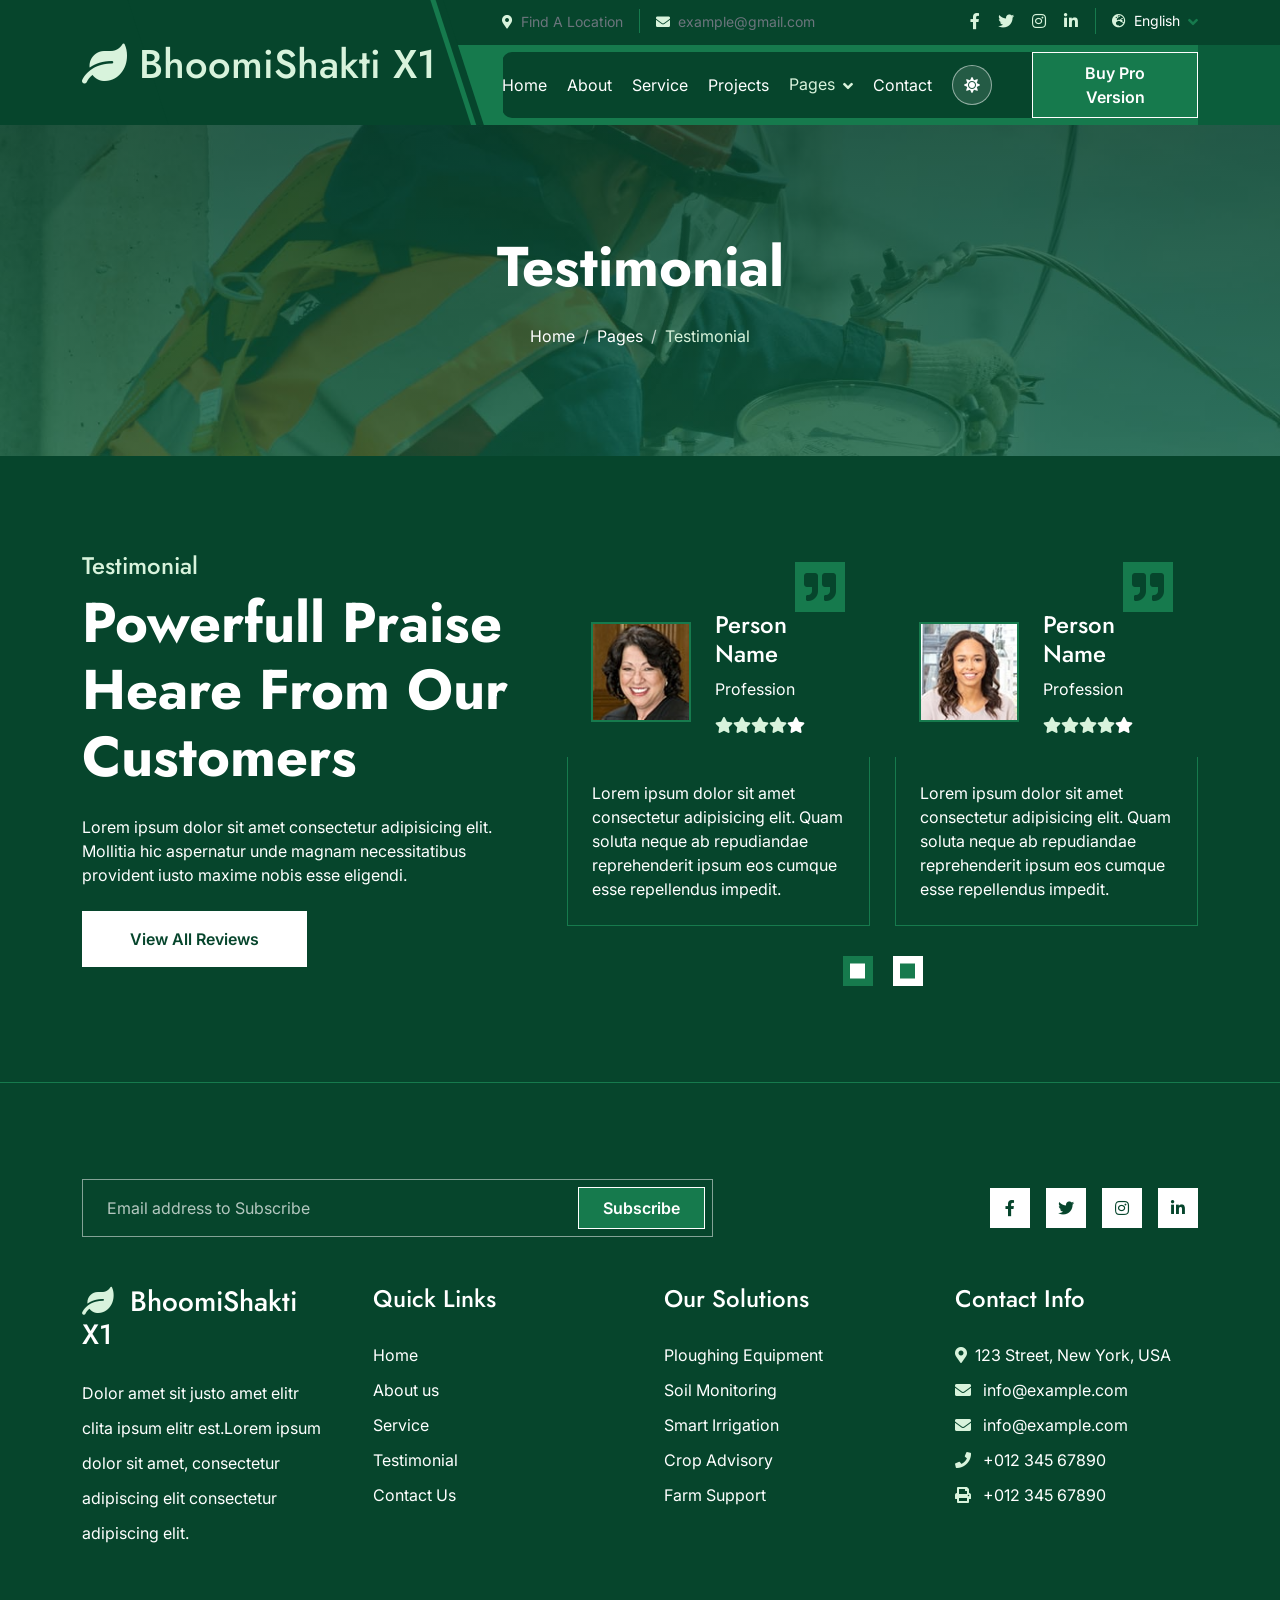
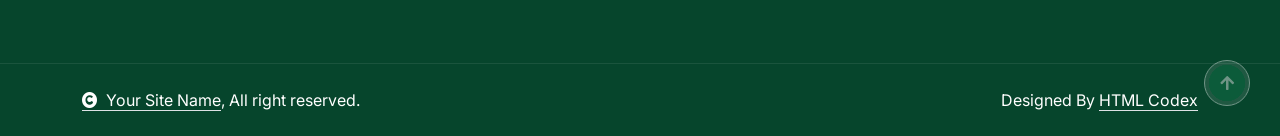
<file: testimonial.html>
<!DOCTYPE html>
<html lang="en">

    <head>
        <meta charset="utf-8">
        <title>Testimonials | BhoomiShakti X1</title>
        <meta content="width=device-width, initial-scale=1.0" name="viewport">
        <meta content="" name="keywords">
        <meta content="" name="description">

        <!-- Google Web Fonts -->
        <link rel="preconnect" href="https://fonts.googleapis.com">
        <link rel="preconnect" href="https://fonts.gstatic.com" crossorigin>
        <link href="https://fonts.googleapis.com/css2?family=Inter:wght@100..900&family=Edu+TAS+Beginner:wght@400..700&family=Jost:ital,wght@0,100..900;1,100..900&display=swap" rel="stylesheet">

        <!-- Icon Font Stylesheet -->
        <link rel="stylesheet" href="https://use.fontawesome.com/releases/v5.15.4/css/all.css"/>
        <link href="https://cdn.jsdelivr.net/npm/bootstrap-icons@1.4.1/font/bootstrap-icons.css" rel="stylesheet">

        <!-- Libraries Stylesheet -->
        <link rel="stylesheet" href="lib/animate/animate.min.css"/>
        <link href="lib/owlcarousel/assets/owl.carousel.min.css" rel="stylesheet">


        <!-- Customized Bootstrap Stylesheet -->
        <link href="css/bootstrap.min.css" rel="stylesheet">

        <!-- Template Stylesheet -->
        <link href="css/style.css" rel="stylesheet">
    </head>

    <body>

        <!-- BhoomiShakti dynamic-software layer -->
        <div id="bhoomi-progress-bar"></div>
        <div id="bhoomi-toast-container" aria-live="polite"></div>

        <!-- Spinner Start -->
        <div id="spinner" class="show bg-white position-fixed translate-middle w-100 vh-100 top-50 start-50 d-flex align-items-center justify-content-center">
            <div class="spinner-border text-primary" style="width: 3rem; height: 3rem;" role="status">
                <span class="sr-only">Loading...</span>
            </div>
        </div>
        <!-- Spinner End -->

        

        <!-- Navbar & Hero Start -->
        <div class="container-fluid header-top">
            <div class="container d-flex align-items-center">
                <div class="d-flex align-items-center h-100">
                    <a href="#" class="navbar-brand" style="height: 125px;">
                        <h1 class="text-primary mb-0"><i class="fas fa-leaf"></i> BhoomiShakti X1</h1>
                        <!-- <img src="img/logo.png" alt="Logo"> -->
                    </a>
                </div>
                <div class="w-100 h-100">
                    <div class="topbar px-0 py-2 d-none d-lg-block" style="height: 45px;">
                        <div class="row gx-0 align-items-center">
                            <div class="col-lg-8 text-center text-lg-center mb-lg-0">
                                <div class="d-flex flex-wrap">
                                    <div class="border-end border-primary pe-3">
                                        <a href="#" class="text-muted small"><i class="fas fa-map-marker-alt text-primary me-2"></i><span data-i18n="topbar.findLocation">Find A Location</span></a>
                                    </div>
                                    <div class="ps-3">
                                        <a href="mailto:example@gmail.com" class="text-muted small"><i class="fas fa-envelope text-primary me-2"></i>example@gmail.com</a>
                                    </div>
                                </div>
                            </div>
                            <div class="col-lg-4 text-center text-lg-end">
                                <div class="d-flex justify-content-end">
                                    <div class="d-flex border-end border-primary pe-3">
                                        <a class="btn p-0 text-primary me-3" href="#"><i class="fab fa-facebook-f"></i></a>
                                        <a class="btn p-0 text-primary me-3" href="#"><i class="fab fa-twitter"></i></a>
                                        <a class="btn p-0 text-primary me-3" href="#"><i class="fab fa-instagram"></i></a>
                                        <a class="btn p-0 text-primary me-0" href="#"><i class="fab fa-linkedin-in"></i></a>
                                    </div>
                                    <div class="dropdown ms-3 bhoomi-lang-switch">
                                        <a href="#" class="dropdown-toggle text-white" data-bs-toggle="dropdown" aria-expanded="false"><small class="text-body"><i class="fas fa-globe-europe text-primary me-2"></i><span class="bhoomi-lang-label">English</span></small></a>
                                        <div class="dropdown-menu dropdown-menu-end">
                                            <a href="#" class="dropdown-item" data-lang="en">English</a>
                                            <a href="#" class="dropdown-item" data-lang="hi">हिन्दी (Hindi)</a>
                                            <a href="#" class="dropdown-item" data-lang="mr">मराठी (Marathi)</a>
                                            <a href="#" class="dropdown-item" data-lang="kn">ಕನ್ನಡ (Kannada)</a>
                                            <a href="#" class="dropdown-item" data-lang="ta">தமிழ் (Tamil)</a>
                                            <a href="#" class="dropdown-item" data-lang="te">తెలుగు (Telugu)</a>
                                        </div>
                                    </div>
                                </div>
                            </div>
                        </div>
                    </div>
                    <div class="nav-bar px-0 py-lg-0" style="height: 80px;">
                        <nav class="navbar navbar-expand-lg navbar-light d-flex justify-content-lg-end">
                            <a href="#" class="navbar-brand-2">
                                <h1 class="text-primary mb-0"><i class="fas fa-leaf"></i> BhoomiShakti X1</h1>
                                <!-- <img src="img/logo.png" alt="Logo"> -->
                            </a>  
                            <button class="navbar-toggler" type="button" data-bs-toggle="collapse" data-bs-target="#navbarCollapse">
                                <span class="fa fa-bars"></span>
                            </button>
                            <div class="collapse navbar-collapse" id="navbarCollapse">
                                <div class="navbar-nav mx-0 mx-lg-auto bg-white">
                                    <a href="index.html" class="nav-item nav-link" data-i18n="nav.home">Home</a>
                                    <a href="about.html" class="nav-item nav-link" data-i18n="nav.about">About</a>
                                    <a href="service.html" class="nav-item nav-link" data-i18n="nav.service">Service</a>
                                    <a href="index.html#projects" class="nav-item nav-link" data-i18n="nav.projects">Projects</a>
                                    <div class="nav-item dropdown active">
                                        <a href="#" class="nav-link" data-bs-toggle="dropdown">
                                            <span class="dropdown-toggle" data-i18n="nav.pages">Pages</span>
                                        </a>
                                        <div class="dropdown-menu">
                                            <a href="team.html" class="dropdown-item" data-i18n="nav.ourTeam">Our team</a>
                                            <a href="testimonial.html" class="dropdown-item active">Testimonial</a>
                                            <a href="404.html" class="dropdown-item" data-i18n="nav.404">404 Page</a>
                                        </div>
                                    </div>
                                    <a href="contact.html" class="nav-item nav-link" data-i18n="nav.contact">Contact</a>
                                    <div class="nav-item theme-toggle-wrap d-flex align-items-center">
                                        <button type="button" class="theme-toggle-btn" id="themeToggleBtn" aria-label="Toggle light and dark mode" title="Toggle light / dark mode" data-i18n-title="theme.toggleTitle">
                                            <i class="fas fa-sun"></i>
                                        </button>
                                    </div>
                                    <div class="nav-btn ps-3">
                                        <a href="https://htmlcodex.com/downloading/?item=3464" class="btn btn-primary py-2 px-4 ms-0 ms-lg-3" data-i18n="nav.ctaBuyPro"> Buy Pro Version</a>
                                    </div>
                                </div>
                            </div>
                        </nav>
                    </div>
                </div>
            </div>
        </div>
        <!-- Navbar & Hero End -->


        <!-- Header Start -->
        <div class="container-fluid bg-breadcrumb">
            <div class="container text-center py-5" style="max-width: 900px;">
                <h4 class="text-white display-4 mb-4 wow fadeInDown" data-wow-delay="0.1s" data-i18n="breadcrumb.testimonialTitle">Testimonial</h4>
                <ol class="breadcrumb d-flex justify-content-center mb-0 wow fadeInDown" data-wow-delay="0.3s">
                    <li class="breadcrumb-item"><a href="index.html">Home</a></li>
                    <li class="breadcrumb-item"><a href="#" data-i18n="breadcrumb.pages">Pages</a></li>
                    <li class="breadcrumb-item active text-primary" data-i18n="testimonial.eyebrow">Testimonial</li>
                </ol>    
            </div>
        </div>
        <!-- Header End -->


        <!-- Testimonial Start -->
        <div class="container-fluid testimonial bg-dark border-bottom border-primary py-5">
            <div class="container py-5">
                <div class="row g-5">
                    <div class="col-lg-6 col-xl-5 wow fadeInUp" data-wow-delay="0.2s">
                        <h4 class="text-primary" data-i18n="testimonial.eyebrow">Testimonial</h4>
                        <h1 class="display-4 text-white mb-4" data-i18n="testimonial.heading">Powerfull Praise Heare From Our Customers</h1>
                        <p class="mb-4">Lorem ipsum dolor sit amet consectetur adipisicing elit. Mollitia hic aspernatur unde magnam necessitatibus provident iusto maxime nobis esse eligendi.
                        </p>
                        <a class="btn btn-light py-3 px-5" href="#" data-i18n="testimonial.viewAllBtn">View All Reviews</a>
                    </div>
                    <div class="col-lg-6 col-xl-7 wow fadeInUp" data-wow-delay="0.4s">
                        <div class="owl-carousel testimonial-carousel">
                            <div class="testimonial-item">
                                <div class="testimonial-quote"><i class="fa fa-quote-right fa-2x"></i>
                                </div>
                                <div class="testimonial-inner p-4">
                                    <img src="img/testimonial-1.jpg" class="img-fluid" alt="">
                                    <div class="ms-4">
                                        <h4 data-i18n="testimonial.personName">Person Name</h4>
                                        <p data-i18n="common.profession">Profession</p>
                                        <div class="d-flex text-primary">
                                            <i class="fas fa-star"></i>
                                            <i class="fas fa-star"></i>
                                            <i class="fas fa-star"></i>
                                            <i class="fas fa-star"></i>
                                            <i class="fas fa-star text-body"></i>
                                        </div>
                                    </div>
                                </div>
                                <div class="customer-text p-4">
                                    <p class="mb-0">Lorem ipsum dolor sit amet consectetur adipisicing elit. Quam soluta neque ab repudiandae reprehenderit ipsum eos cumque esse repellendus impedit.</p>
                                </div>
                            </div>
                            <div class="testimonial-item">
                                <div class="testimonial-quote"><i class="fa fa-quote-right fa-2x"></i>
                                </div>
                                <div class="testimonial-inner p-4">
                                    <img src="img/testimonial-2.jpg" class="img-fluid" alt="">
                                    <div class="ms-4">
                                        <h4 data-i18n="testimonial.personName">Person Name</h4>
                                        <p data-i18n="common.profession">Profession</p>
                                        <div class="d-flex text-primary">
                                            <i class="fas fa-star"></i>
                                            <i class="fas fa-star"></i>
                                            <i class="fas fa-star"></i>
                                            <i class="fas fa-star"></i>
                                            <i class="fas fa-star text-body"></i>
                                        </div>
                                    </div>
                                </div>
                                <div class="customer-text p-4">
                                    <p class="mb-0">Lorem ipsum dolor sit amet consectetur adipisicing elit. Quam soluta neque ab repudiandae reprehenderit ipsum eos cumque esse repellendus impedit.</p>
                                </div>
                            </div>
                            <div class="testimonial-item">
                                <div class="testimonial-quote"><i class="fa fa-quote-right fa-2x"></i>
                                </div>
                                <div class="testimonial-inner p-4">
                                    <img src="img/testimonial-3.jpg" class="img-fluid" alt="">
                                    <div class="ms-4">
                                        <h4 data-i18n="testimonial.personName">Person Name</h4>
                                        <p data-i18n="common.profession">Profession</p>
                                        <div class="d-flex text-primary">
                                            <i class="fas fa-star"></i>
                                            <i class="fas fa-star"></i>
                                            <i class="fas fa-star"></i>
                                            <i class="fas fa-star"></i>
                                            <i class="fas fa-star text-body"></i>
                                        </div>
                                    </div>
                                </div>
                                <div class="customer-text p-4">
                                    <p class="mb-0">Lorem ipsum dolor sit amet consectetur adipisicing elit. Quam soluta neque ab repudiandae reprehenderit ipsum eos cumque esse repellendus impedit.</p>
                                </div>
                            </div>
                        </div>
                    </div>
                </div>
            </div>
         </div>
        <!-- Testimonial End -->

        <!-- Footer Start -->
        <div class="container-fluid footer bg-dark py-5 wow fadeIn" data-wow-delay="0.2s">
            <div class="container py-5">
                <div class="row g-5 mb-5 align-items-center">
                    <div class="col-lg-7">
                        <div class="position-relative mx-auto">
                            <input class="form-control w-100 py-3 ps-4 pe-5" type="text" placeholder="Email address to Subscribe" data-i18n-placeholder="footer.subscribePlaceholder">
                            <button type="button" class="btn btn-primary position-absolute top-0 end-0 py-2 px-4 mt-2 me-2" data-i18n="footer.subscribeBtn">Subscribe</button>
                        </div>
                    </div>
                    <div class="col-lg-5">
                        <div class="d-flex align-items-center justify-content-center justify-content-lg-end">
                            <a class="btn btn-light btn-md-square me-3" href=""><i class="fab fa-facebook-f"></i></a>
                            <a class="btn btn-light btn-md-square me-3" href=""><i class="fab fa-twitter"></i></a>
                            <a class="btn btn-light btn-md-square me-3" href=""><i class="fab fa-instagram"></i></a>
                            <a class="btn btn-light btn-md-square me-0" href=""><i class="fab fa-linkedin-in"></i></a>
                        </div>
                    </div>
                </div>
                <div class="row g-5">
                    <div class="col-md-6 col-lg-6 col-xl-3">
                        <div class="footer-item d-flex flex-column">
                            <div class="footer-item">
                                <h3 class="text-white mb-4"><i class="fas fa-leaf text-primary me-3"></i>BhoomiShakti X1</h3>
                                <p class="mb-3">Dolor amet sit justo amet elitr clita ipsum elitr est.Lorem ipsum dolor sit amet, consectetur adipiscing elit consectetur adipiscing elit.</p>
                            </div>
                        </div>
                    </div>
                    <div class="col-md-6 col-lg-6 col-xl-3">
                        <div class="footer-item d-flex flex-column">
                            <h4 class="text-white mb-4" data-i18n="footer.quickLinksHeading">Quick Links</h4>
                            <a href="#" data-i18n="footer.quickLink.home"> Home</a>
                            <a href="#" data-i18n="footer.quickLink.about"> About us</a>
                            <a href="#" data-i18n="footer.quickLink.service"> Service</a>
                            <a href="#" data-i18n="footer.quickLink.testimonial"> Testimonial</a>
                            <a href="#" data-i18n="footer.quickLink.contact"> Contact Us</a>
                        </div>
                    </div>
                    <div class="col-md-6 col-lg-6 col-xl-3">
                        <div class="footer-item d-flex flex-column">
                            <h4 class="text-white mb-4" data-i18n="footer.solutionsHeading">Our Solutions</h4>
                            <a href="#" data-i18n="footer.solutions.plough"> Ploughing Equipment</a>
                            <a href="#" data-i18n="footer.solutions.soil"> Soil Monitoring</a>
                            <a href="#" data-i18n="footer.solutions.irrigation"> Smart Irrigation</a>
                            <a href="#" data-i18n="footer.solutions.advisory"> Crop Advisory</a>
                            <a href="#" data-i18n="footer.solutions.support"> Farm Support</a>
                        </div>
                    </div>
                    <div class="col-md-6 col-lg-6 col-xl-3">
                        <div class="footer-item d-flex flex-column">
                            <h4 class="text-white mb-4" data-i18n="footer.contactHeading">Contact Info</h4>
                            <a href="#"><i class="fa fa-map-marker-alt text-primary me-2"></i><span data-i18n="footer.addressText"> 123 Street, New York, USA</span></a>
                            <a href="mailto:info@example.com"><i class="fas fa-envelope text-primary me-2"></i> info@example.com</a>
                            <a href="mailto:info@example.com"><i class="fas fa-envelope text-primary me-2"></i> info@example.com</a>
                            <a href="tel:+012 345 67890"><i class="fas fa-phone text-primary me-2"></i> +012 345 67890</a>
                            <a href="tel:+012 345 67890" class="mb-3"><i class="fas fa-print text-primary me-2"></i> +012 345 67890</a>
                        </div>
                    </div>
                </div>
            </div>
        </div>
        <!-- Footer End -->

        
        <!-- Copyright Start -->
        <div class="container-fluid copyright py-4">
            <div class="container">
                <div class="row g-4 align-items-center">
                    <div class="col-md-6 text-center text-md-start mb-md-0">
                        <span class="text-body"><a href="#" class="border-bottom text-white"><i class="fas fa-copyright text-light me-2"></i><span data-i18n="copyright.siteName">Your Site Name</span></a><span data-i18n="copyright.rightsReserved">, All right reserved.</span></span>
                    </div>
                    <div class="col-md-6 text-center text-md-end text-body">
                        <!--/*** The author’s attribution link must remain intact in the template. ***/-->
                        <!--/*** If you wish to remove this credit link, please purchase the Pro Version . ***/-->
                        Designed By <a class="border-bottom text-white" href="https://htmlcodex.com">HTML Codex</a>
                    </div>
                </div>
            </div>
        </div>
        <!-- Copyright End -->

         


        


        <!-- Back to Top -->
        <a href="#" class="btn btn-primary btn-lg-square back-to-top"><i class="fa fa-arrow-up"></i></a>   

        
        <!-- JavaScript Libraries -->
        <script src="https://ajax.googleapis.com/ajax/libs/jquery/3.6.4/jquery.min.js"></script>
        <script src="https://cdn.jsdelivr.net/npm/bootstrap@5.0.0/dist/js/bootstrap.bundle.min.js"></script>
        <script src="lib/wow/wow.min.js"></script>
        <script src="lib/easing/easing.min.js"></script>
        <script src="lib/waypoints/waypoints.min.js"></script>
        <script src="lib/owlcarousel/owl.carousel.min.js"></script>
        

        <!-- Template Javascript -->
        <script src="js/i18n-data.js"></script>
        <script src="js/i18n.js"></script>
        <script src="js/main.js"></script>
    </body>

</html>
</file>
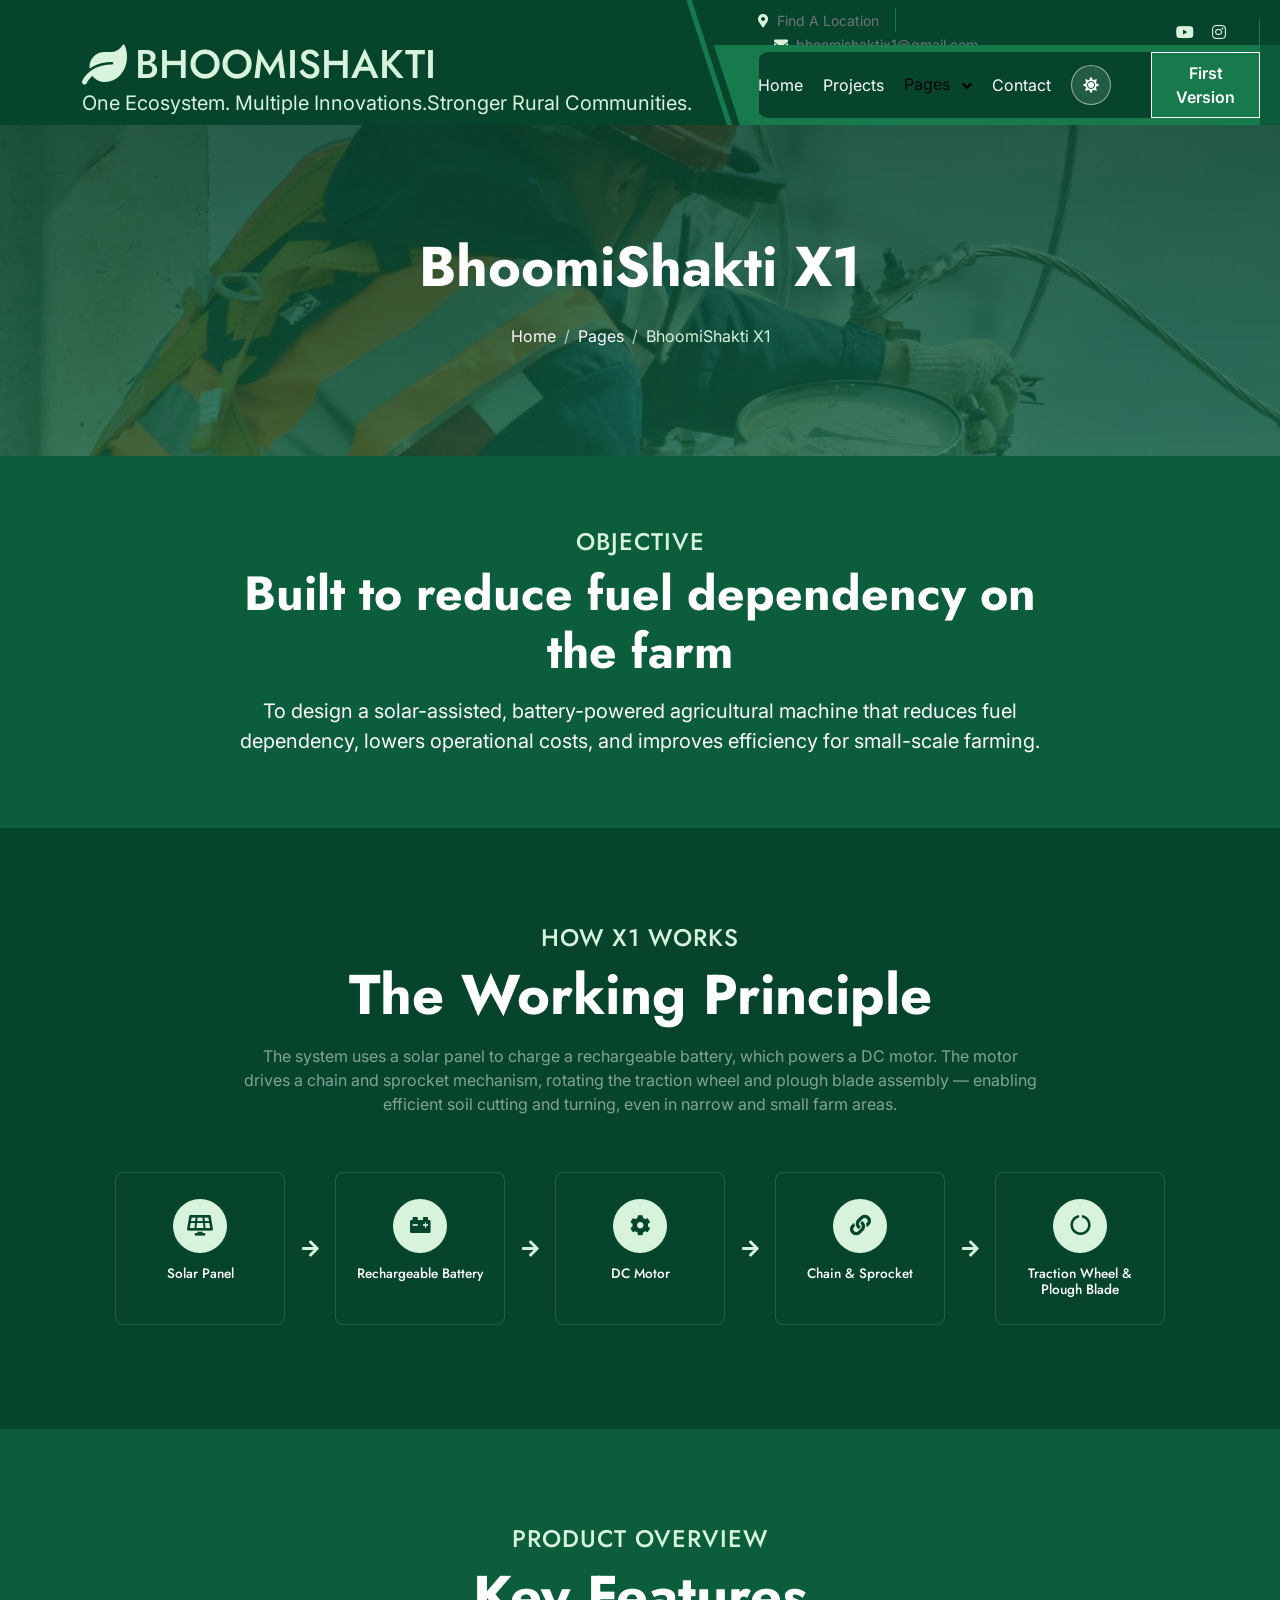
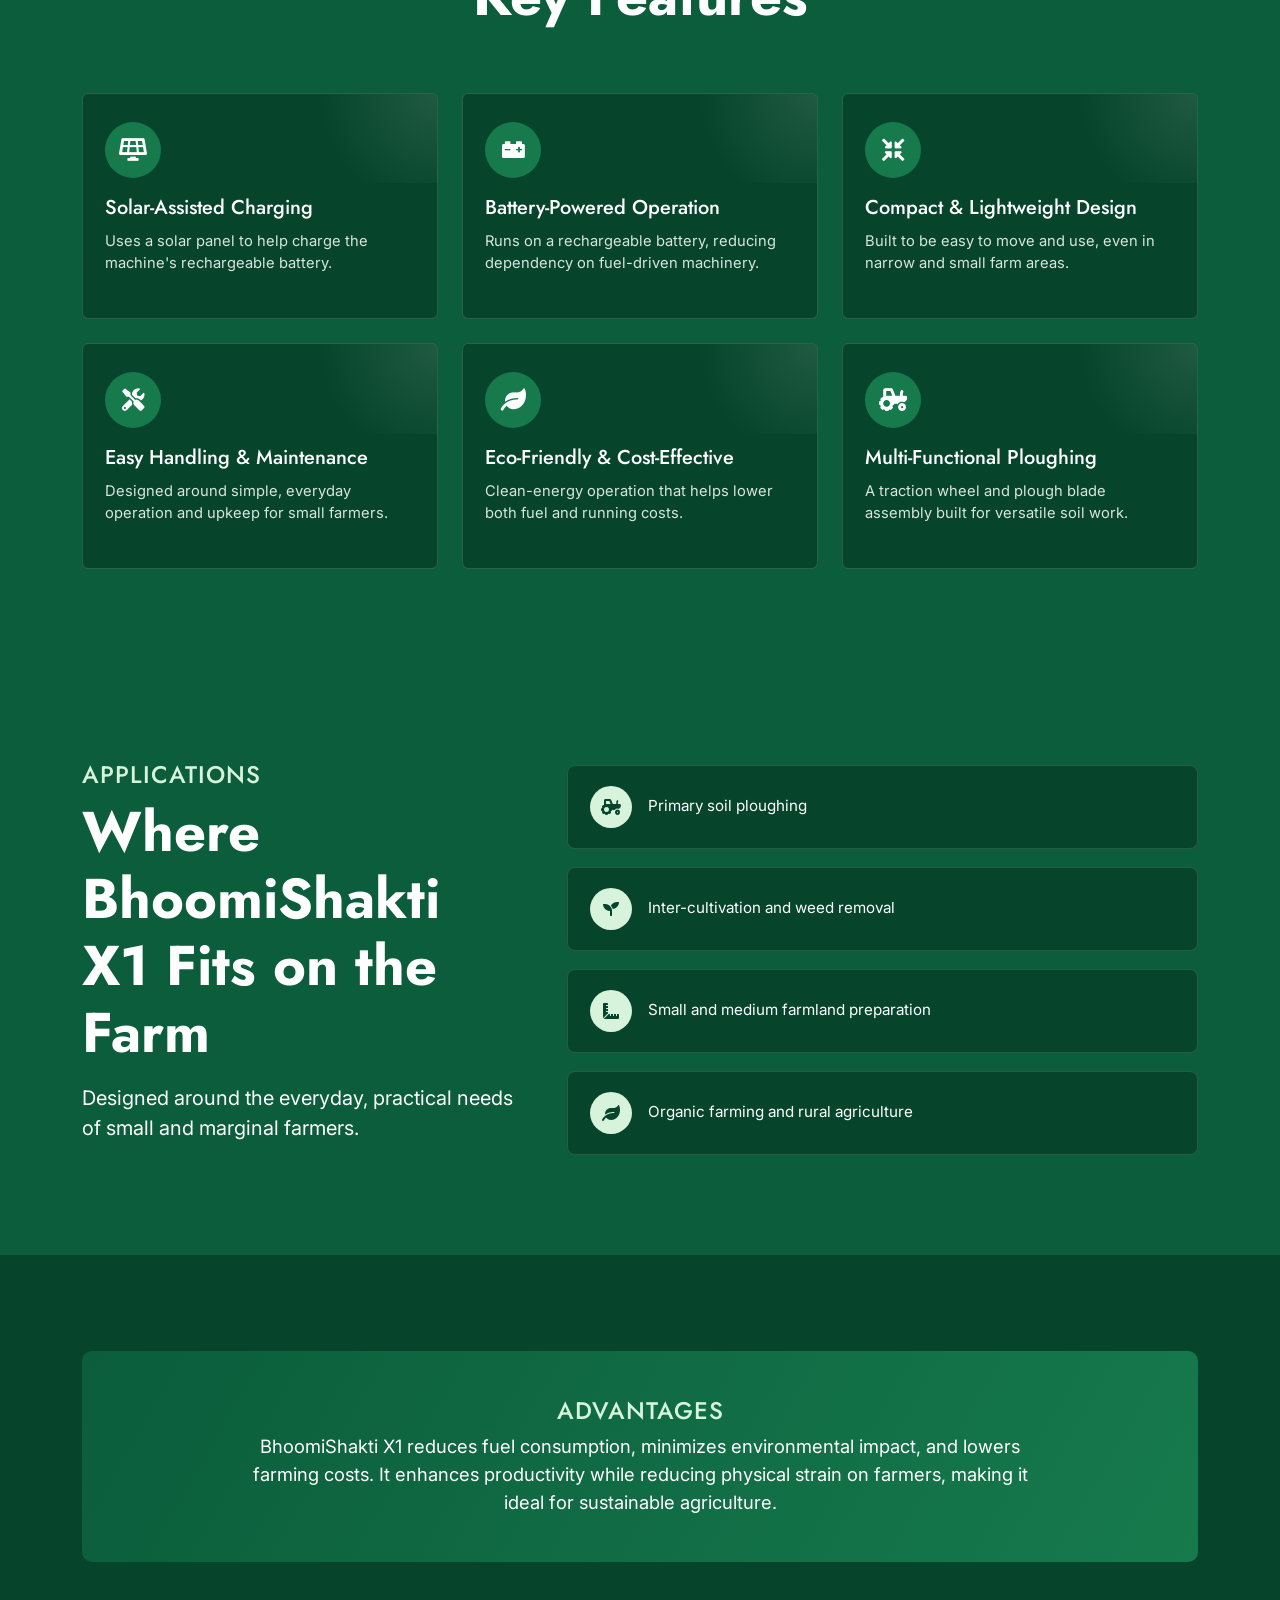
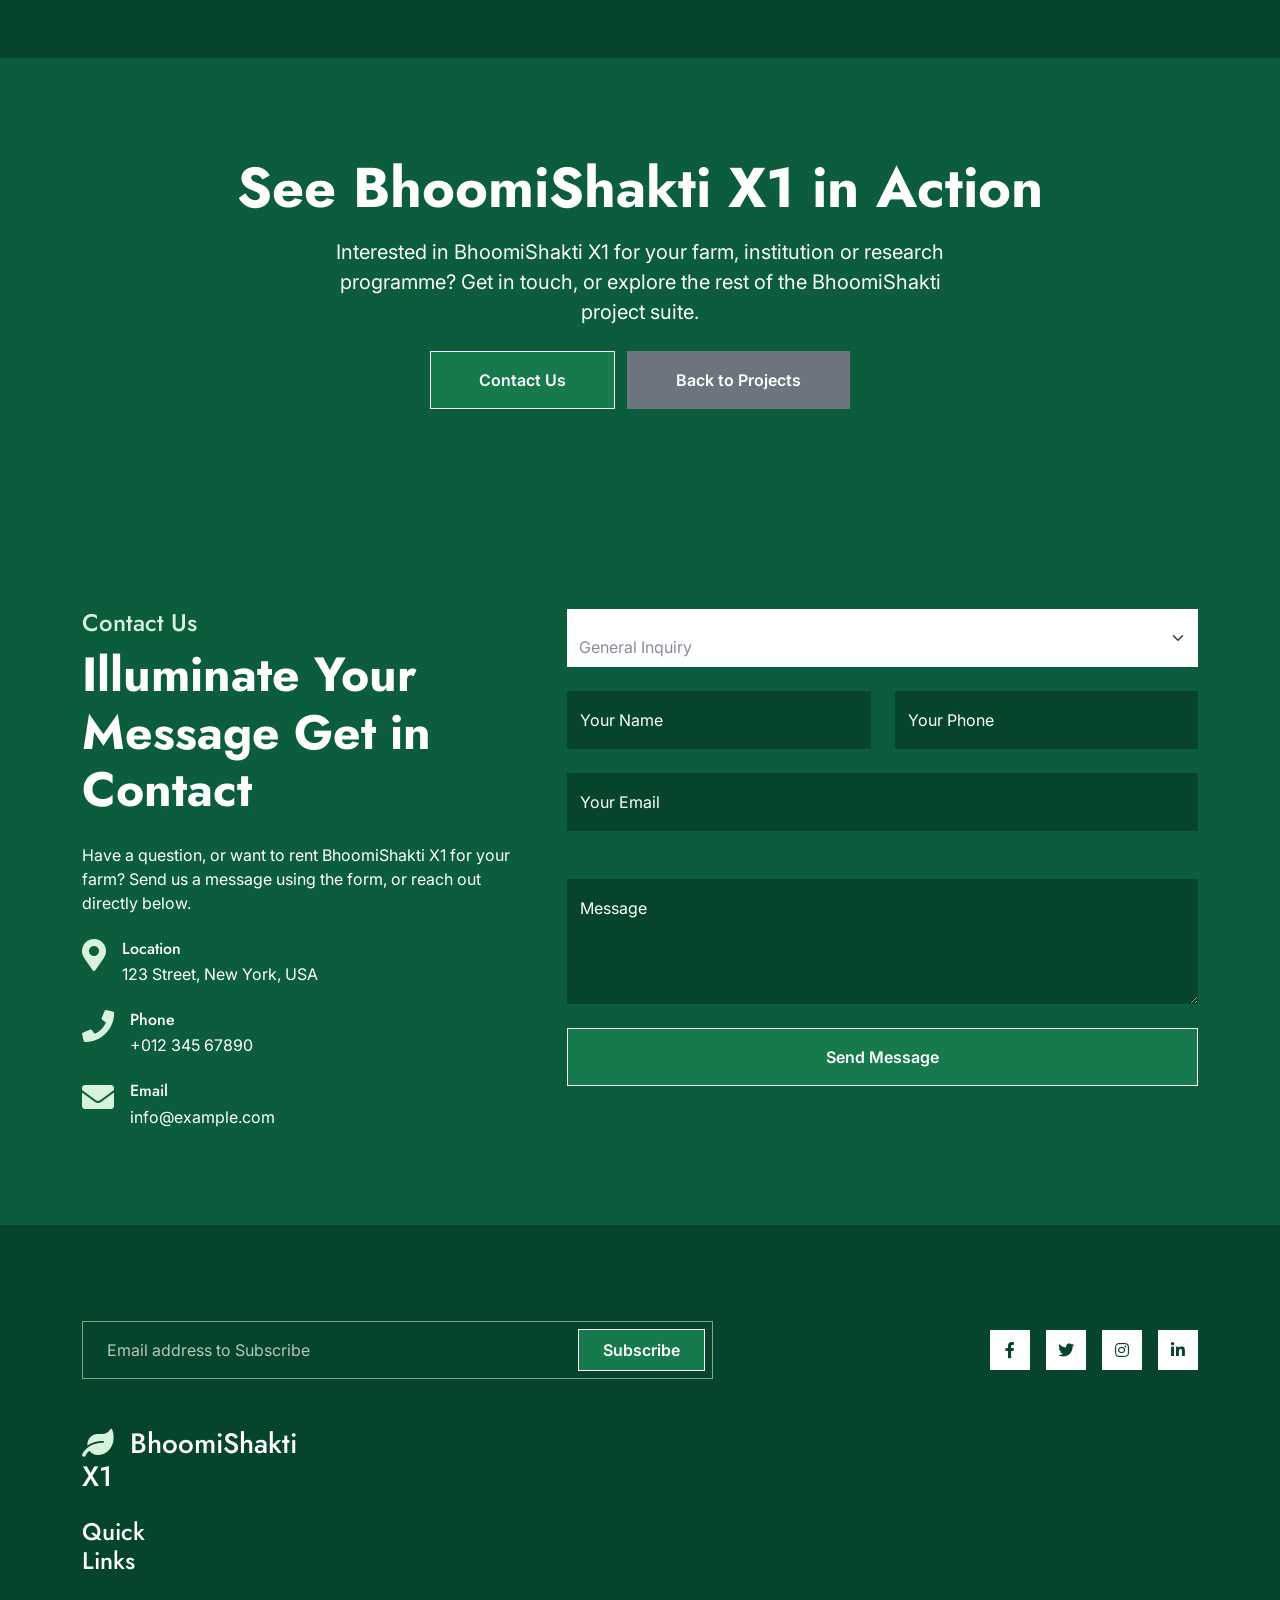
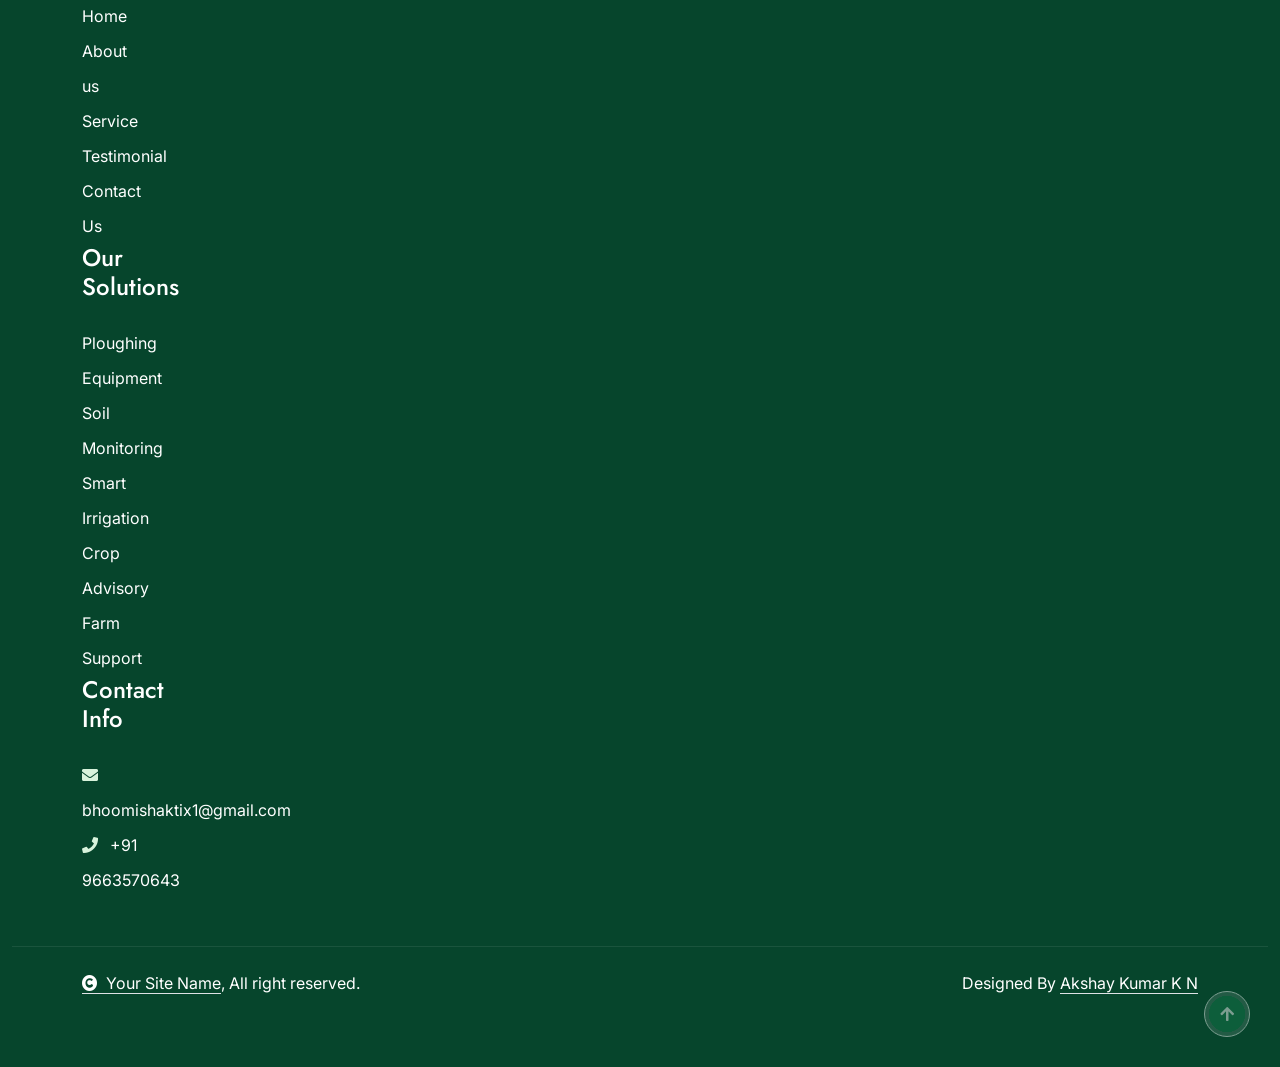
<file: x1.html>
<!DOCTYPE html>
<html lang="en">

    <head>
        <meta charset="utf-8">
        <title>BHOOMISHAKTI</title>
        <meta content="width=device-width, initial-scale=1.0" name="viewport">


        <!-- SEO -->
 <meta name="keywords" content="BhoomiShakti X1, battery powered ploughing machine, smart agriculture machine, electric farming equipment, eco friendly plough, IoT farming solution, small farmer agricultural machine, GPS farming machine, AI crop recommendation system, sustainable farming technology, Indian agricultural innovation">
<meta name="description" content="BhoomiShakti X1 is a smart battery-powered agricultural ploughing machine designed for small and marginal farmers. Featuring IoT-based soil monitoring, GPS field tracking, mobile app integration, and AI crop recommendations, it provides an eco-friendly, cost-effective solution for modern sustainable farming.">
<meta name="author" content="BhoomiShakti X1 Team">
<meta name="robots" content="index, follow">
<meta property="og:title" content="BhoomiShakti X1 – Smart Electric Agricultural Ploughing Machine">
<meta property="og:description" content="Eco-friendly battery-powered ploughing machine with IoT, GPS tracking and AI crop recommendations for modern farming.">
<meta property="og:type" content="website">
        
        <!-- Name on Google, just above the link. -->
 <script type="application/ld+json">
{
  "@context": "https://schema.org",
  "@type": "Product",
  "name": "BhoomiShakti X1",
  "description": "BhoomiShakti X1 is a smart battery-powered agricultural ploughing machine with IoT soil monitoring, GPS field tracking, and AI-based crop recommendation for sustainable farming.",
  "brand": {
    "@type": "Brand",
    "name": "BhoomiShaktiX1"
  },
  "category": "Agricultural Equipment",
  "url": "https://akshay-appu.github.io/BhoomishaktiX1.com/",
  "manufacturer": {
    "@type": "Organization",
    "name": "BhoomiShaktiX1 Innovations"
  }
}
</script>

        <!-- Google Web Fonts -->
        <link rel="preconnect" href="https://fonts.googleapis.com">
        <link rel="preconnect" href="https://fonts.gstatic.com" crossorigin>
        <link href="https://fonts.googleapis.com/css2?family=Inter:wght@100..900&family=Edu+TAS+Beginner:wght@400..700&family=Jost:ital,wght@0,100..900;1,100..900&display=swap" rel="stylesheet">

        <!-- Icon Font Stylesheet -->
        <link rel="stylesheet" href="https://use.fontawesome.com/releases/v5.15.4/css/all.css"/>
        <link href="https://cdn.jsdelivr.net/npm/bootstrap-icons@1.4.1/font/bootstrap-icons.css" rel="stylesheet">

        <!-- Libraries Stylesheet -->
        <link rel="stylesheet" href="lib/animate/animate.min.css"/>
        <link href="lib/owlcarousel/assets/owl.carousel.min.css" rel="stylesheet">


        <!-- Customized Bootstrap Stylesheet -->
        <link href="css/bootstrap.min.css" rel="stylesheet">

        <!-- Template Stylesheet -->
        <link href="css/style.css" rel="stylesheet">
        <style>

/* =========================================================
   BHOOMISHAKTI MOBILE NAVBAR
   Keeps desktop design unchanged
   ========================================================= */


<style>
@media (max-width: 991.98px) {

    /* Pages / Innovations */
    #navbarCollapse .dropdown {
        width: 100% !important;
        text-align: center !important;
        margin: 2px 0 !important;
    }

    #navbarCollapse .dropdown > .nav-link {
        width: auto !important;
        min-height: 48px !important;

        display: inline-flex !important;
        align-items: center !important;
        justify-content: center !important;

        padding: 12px 18px !important;
        margin: 0 auto !important;

        color: #ffffff !important;
        background: transparent !important;

        border-radius: 4px !important;
        text-align: center !important;
    }

    #navbarCollapse .dropdown > .nav-link:hover,
    #navbarCollapse .dropdown > .nav-link:focus,
    #navbarCollapse .dropdown > .nav-link:active {
        color: #ffffff !important;
        background: #087a50 !important;
    }

    /* Correct dropdown arrow */
    #navbarCollapse .dropdown-toggle::before {
        display: none !important;
        content: none !important;
    }

    #navbarCollapse .dropdown-toggle::after {
        display: inline-block !important;
        margin-left: 8px !important;
        vertical-align: middle !important;
    }

    /* Dropdown options */
    #navbarCollapse .dropdown-menu {
        position: static !important;
        transform: none !important;

        width: 90% !important;
        max-width: 420px !important;

        margin: 0 auto !important;
        padding: 4px 0 !important;

        border: 0 !important;
        border-radius: 0 !important;

        background: #043d2b !important;
        box-shadow: none !important;

        text-align: left !important;
    }

    #navbarCollapse .dropdown-item {
        display: block !important;

        width: 100% !important;

        padding: 11px 28px !important;

        color: #ffffff !important;
        background: transparent !important;

        font-size: 15px !important;
    }

    #navbarCollapse .dropdown-item:hover,
    #navbarCollapse .dropdown-item:focus,
    #navbarCollapse .dropdown-item:active {
        color: #ffffff !important;
        background: #087a50 !important;
    }

}
</style>
    </head>

    <body>

        <!-- BhoomiShakti dynamic-software layer -->
        <div id="bhoomi-progress-bar"></div>
        <div id="bhoomi-toast-container" aria-live="polite"></div>

        <!-- Spinner Start -->
        <div id="spinner" class="show bg-white position-fixed translate-middle w-100 vh-100 top-50 start-50 d-flex align-items-center justify-content-center">
            <div class="spinner-border text-primary" style="width: 3rem; height: 3rem;" role="status">
                <span class="sr-only">Loading...</span>
            </div>
        </div>
        <!-- Spinner End -->
         

        

         <!-- Navbar & Hero Start -->
        <div class="container-fluid header-top">
            <div class="container d-flex align-items-center">
                <div class="d-flex align-items-center h-100">
                    <a href="#" class="navbar-brand" style="height: 125px;">
                        <h1 class="text-primary mb-0 d-flex align-items-center">
  <i class="fas fa-leaf me-2"></i>
 BHOOMISHAKTI
</h1><p>One Ecosystem. Multiple Innovations.Stronger Rural Communities.</p>
                        <!-- <img src="img/logo.png" alt="Logo"> -->
                    </a>
                </div>
                <div class="w-100 h-100">
                    <div class="topbar px-0 py-2 d-none d-lg-block" style="height: 45px;">
                        <div class="row gx-0 align-items-center">
                            <div class="col-lg-8 text-center text-lg-center mb-lg-0">
                                <div class="d-flex flex-wrap">
                                    <div class="border-end border-primary pe-3">
                                        <a href="#" class="text-muted small"><i class="fas fa-map-marker-alt text-primary me-2"></i><span data-i18n="topbar.findLocation">Find A Location</span></a>
                                    </div>
                                    <div class="ps-3">
                                        <a href="mailto:example@gmail.com" class="text-muted small"><i class="fas fa-envelope text-primary me-2"></i>bhoomishaktix1@gmail.com</a>
                                    </div>
                                </div>
                            </div>
                            <div class="col-lg-4 text-center text-lg-end">
                                <div class="d-flex justify-content-end">
                                    <div class="d-flex border-end border-primary pe-3">
                                        <a class="btn p-0 text-primary me-3" href="#"><i class="fab fa-youtube"></i></a>
                                        <!-- <a class="btn p-0 text-primary me-3" href="#"><i class="fab fa-twitter"></i></a> -->
                                        <a class="btn p-0 text-primary me-3" href="#"><i class="fab fa-instagram"></i></a>
                                        <!-- <a class="btn p-0 text-primary me-0" href="#"><i class="fab fa-linkedin-in"></i></a> -->
                                    </div>
                                    </div>
                            </div>
                        </div>
                    </div>
                    <div class="nav-bar px-0 py-lg-0" style="height: 80px;">
                        <nav class="navbar navbar-expand-lg navbar-light d-flex justify-content-lg-end">
                            <a href="#" class="navbar-brand-2">
                                <h1 class="text-primary mb-0"><i class="fas fa-leaf"></i> BhoomiShakti</h1>
                            </a>
                            <button class="navbar-toggler" type="button" data-bs-toggle="collapse" data-bs-target="#navbarCollapse">
                                <span class="fa fa-bars"></span>
                            </button>
                            <div class="collapse navbar-collapse" id="navbarCollapse">
                                <div class="navbar-nav mx-0 mx-lg-auto bg-white">
                                    <a href="index.html" class="nav-item nav-link active" data-i18n="nav.home">Home</a>
                                    <!-- <a href="about.html" class="nav-item nav-link" data-i18n="nav.about">About</a>
                                    <a href="service.html" class="nav-item nav-link" data-i18n="nav.service">Service</a> -->
                                    <a href="index.html#projects" class="nav-item nav-link" data-i18n="nav.projects">Projects</a>
                                    <div class="nav-item dropdown">

    <a href="javascript:void(0);"
       class="nav-link dropdown-toggle"
       data-bs-toggle="dropdown"
       aria-expanded="false">

        <span data-i18n="nav.pages">Pages</span>

    </a>

    <div class="dropdown-menu">

        <!-- <a href="team.html"
           class="dropdown-item"
           data-i18n="nav.ourTeam">
            Our team
        </a> -->

        <a href="x1.html"
           class="dropdown-item"
           data-i18n="nav.BhoomiShakti X1">
            BhoomiShakti X1
        </a>

        <a href="s4.html"
           class="dropdown-item"
           data-i18n="nav.BhoomiShakti S4">
            BhoomiShakti S4
        </a>

        <a href="BSJDK.html"
           class="dropdown-item"
           data-i18n="nav.BhoomiShakti JDKS">
            BhoomiShakti JDKS
        </a>

        <a href="https://bhoomishakti-agri-digital-final-omega.vercel.app/"
           class="dropdown-item"
           data-i18n="nav.BhoomiShakti Agri Digital">
            BhoomiShakti Agri Digital
        </a>

        <a href="bhoomishakti-app.html"
           class="dropdown-item"
           data-i18n="nav.BhoomiShakti AI">
            BhoomiShakti AI
        </a>

        <!-- <a href="404.html"
           class="dropdown-item"
           data-i18n="nav.404">
            404 Page
        </a> -->

    </div>

</div>
                                    <a href="#" class="nav-item nav-link" data-i18n="nav.contact">Contact</a>
                                    <div class="nav-item theme-toggle-wrap d-flex align-items-center">
                                        <button type="button" class="theme-toggle-btn" id="themeToggleBtn" aria-label="Toggle light and dark mode" title="Toggle light / dark mode" data-i18n-title="theme.toggleTitle">
                                            <i class="fas fa-sun"></i>
                                        </button>
                                    </div>
                                    <div class="nav-btn ps-3">
                                        <a href="#" class="btn btn-primary py-2 px-4 ms-0 ms-lg-3" data-i18n="nav.ctaFirstVersion"> First Version</a>
                                    </div>
                                </div>
                            </div>
                        </nav>
                    </div>
                </div>
            </div>
        </div>
        <!-- Navbar & Hero End -->
    <body>

       <!-- Header Start -->
        <div class="container-fluid bg-breadcrumb">
            <div class="container text-center py-5" style="max-width: 900px;">
                <h4 class="text-white display-4 mb-4 wow fadeInDown" data-wow-delay="0.1s">BhoomiShakti X1</h4>
                <ol class="breadcrumb d-flex justify-content-center mb-0 wow fadeInDown" data-wow-delay="0.3s">
                    <li class="breadcrumb-item"><a href="index.html">Home</a></li>
                    <li class="breadcrumb-item"><a href="#">Pages</a></li>
                    <li class="breadcrumb-item active text-primary">BhoomiShakti X1</li>
                </ol>    
            </div>
        </div>
        <!-- Header End -->


        <!-- About Start -->
        <!-- <div class="container-fluid about bg-light py-5">
            <div class="container py-5">
                <div class="row g-5">
                    <div class="col-lg-7 wow fadeInLeft" data-wow-delay="0.2s">
                        <div class="h-100">
                            <h4 class="text-primary">About BhoomiShakti X1</h4>
                            <h1 class="display-4 mb-4"></h1>
                            <div class="row g-4 mb-4">
                                <div class="col-md-6">
                                    <a href="#" class="d-flex">
                                        <span class="fas fa-bolt fa-3x me-3"></span>
                                        <h4 class="mb-0">Emergency Power Solution</h4>
                                    </a>
                                </div>
                                <div class="col-md-6">
                                    <a href="#" class="d-flex">
                                        <span class="fas fa-broadcast-tower fa-3x me-3"></span>
                                        <h4 class="mb-0">Full-Service Electrical Layout</h4>
                                    </a>
                                </div>
                            </div>
                            <p class="mb-4">Lorem ipsum dolor sit amet consectetur adipisicing elit. Fuga, minus. At velit nam, animi culpa fugiat neque facere illum, eum possimus omnis accusantium deleniti consectetur temporibus necessitatibus asperiores sunt dicta?
                            </p>
                            <div class="text-dark mb-4">
                                <p class="fs-5"><span class="fa fa-check text-primary me-2"></span> Installed, maintained and repaired lighting for clients.</p>
                                <p class="fs-5"><span class="fa fa-check text-primary me-2"></span> Increasingly popular way to generate electricity.</p>
                                <p class="fs-5"><span class="fa fa-check text-primary me-2"></span> Protect electrical devices from damage.</p>
                            </div>
                            <a class="btn btn-primary py-3 px-4 px-md-5 ms-2" href="#">Contact us</a>
                        </div>
                    </div>
                    <div class="col-lg-5 wow fadeInRight" data-wow-delay="0.2s">
                        <div class="position-relative h-100">
                            <img src="img/about-1.jpg" class="img-fluid w-100 h-100" style="object-fit: cover;" alt="">
                            <div class="bg-white">
                                <div class="position-absolute pt-3 bg-white" style="width: 50%; left: 0; bottom: 0;">
                                    <div class="bg-primary p-4">
                                        <h4 class="display-2 mb-0">25+</h4>
                                        <p class="text-white fs-5 mb-0">years of experience</p>
                                    </div>
                                </div>
                                <div class="position-absolute p-3 bg-white pb-0 pe-0" style="width: 50%; bottom: 0; right: 0;">
                                    <img src="img/about-2.jpg" class="img-fluid" alt="">
                                </div>
                            </div>
                        </div>
                    </div>
                </div>
            </div>
        </div> -->
        <!-- About End -->

        <style>
            /* ---- Hero image + overlapping "discover" cards (Vantage-Spaces style) ---- */
            .x1-hero-figure {
                position: relative;
                margin-bottom: 90px;
            }
            .x1-hero-figure img {
                width: 100%;
                max-height: 460px;
                object-fit: cover;
                border-radius: 8px;
            }
            .x1-hero-caption {
                position: absolute;
                left: 24px;
                bottom: -18px;
                background: var(--bs-dark);
                color: rgba(255,255,255,0.85);
                font-size: .8rem;
                padding: 8px 16px;
                border-radius: 30px;
                border: 1px solid rgba(255,255,255,0.15);
            }
            .discover-row {
                position: absolute;
                left: 0; right: 0;
                bottom: -70px;
                display: flex;
                justify-content: center;
                gap: 24px;
                padding: 0 24px;
                flex-wrap: wrap;
            }
            .discover-card {
                width: 260px;
                background: rgba(6, 69, 44, 0.88);
                backdrop-filter: blur(6px);
                border: 1px solid rgba(255,255,255,0.18);
                border-radius: 10px;
                padding: 26px 24px;
                color: #fff;
                box-shadow: 0 20px 40px rgba(0,0,0,0.25);
                transition: transform .35s ease, box-shadow .35s ease;
            }
            .discover-card:hover {
                transform: translateY(-8px);
                box-shadow: 0 28px 50px rgba(0,0,0,0.32);
            }
            .discover-card h5 {
                color: #fff;
                margin-bottom: 10px;
            }
            .discover-card p {
                color: rgba(255,255,255,0.75);
                font-size: .9rem;
                margin-bottom: 18px;
            }
            .discover-card a.btn {
                font-size: .78rem;
                letter-spacing: .5px;
                padding: 8px 22px;
            }
            @media (max-width: 767px) {
                .discover-row { position: static; margin-top: -40px; }
                .x1-hero-figure { margin-bottom: 24px; }
            }

            /* ---- Working principle flow ---- */
            .x1-flow {
                display: flex;
                flex-wrap: wrap;
                justify-content: center;
                align-items: stretch;
                gap: 0;
            }
            .x1-flow-node {
                width: 170px;
                background: var(--bs-dark);
                border: 1px solid rgba(255,255,255,0.12);
                border-radius: 8px;
                padding: 26px 16px;
                text-align: center;
                margin: 8px;
                transition: transform .3s ease, border-color .3s ease;
            }
            .x1-flow-node:hover {
                transform: translateY(-6px);
                border-color: var(--bhoomi-accent);
            }
            .x1-flow-node .x1-flow-icon {
                width: 54px; height: 54px;
                border-radius: 50%;
                background: var(--bhoomi-accent);
                color: var(--bhoomi-dark-green);
                display: flex; align-items: center; justify-content: center;
                font-size: 1.3rem;
                margin: 0 auto 12px;
            }
            .x1-flow-node h6 { color: #fff; font-size: .85rem; margin-bottom: 0; }
            .x1-flow-arrow {
                display: flex; align-items: center; justify-content: center;
                color: var(--bhoomi-accent);
                font-size: 1.2rem;
                width: 34px;
                flex-shrink: 0;
            }
            @media (max-width: 900px) {
                .x1-flow { flex-direction: column; align-items: center; }
                .x1-flow-arrow { transform: rotate(90deg); }
            }

            /* ---- Applications list ---- */
            .x1-app-item {
                display: flex;
                align-items: center;
                gap: 16px;
                background: var(--bs-dark);
                border: 1px solid rgba(255,255,255,0.12);
                border-radius: 8px;
                padding: 20px 22px;
                margin-bottom: 18px;
                transition: transform .3s ease;
            }
            .x1-app-item:hover { transform: translateX(6px); }
            .x1-app-item i {
                width: 42px; height: 42px;
                border-radius: 50%;
                background: var(--bhoomi-accent);
                color: var(--bhoomi-dark-green);
                display: flex; align-items: center; justify-content: center;
                flex-shrink: 0;
            }
            .x1-app-item span { color: #fff; font-size: .95rem; }

            /* ---- Advantages accent band ---- */
            .x1-advantage-band {
                background: linear-gradient(120deg, var(--bhoomi-primary-green), var(--bhoomi-secondary-green));
                border-radius: 10px;
                padding: 46px 40px;
                text-align: center;
                color: #fff;
            }
            .x1-advantage-band p {
                font-size: 1.15rem;
                max-width: 780px;
                margin: 0 auto;
                color: #fff;
            }
        </style>
    </head>

    <body>

        <!-- Objective Start -->
        <div class="container-fluid about bg-light py-5">
            <div class="container py-4">
                <div class="row justify-content-center">
                    <div class="col-lg-9 text-center wow fadeInUp" data-wow-delay="0.1s">
                        <h4 class="text-primary" style="text-transform:uppercase; letter-spacing:1px;">Objective</h4>
                        <h2 class="display-5 mb-3">Built to reduce fuel dependency on the farm</h2>
                        <p class="fs-5 text-dark mb-0">To design a solar-assisted, battery-powered agricultural machine that reduces fuel dependency, lowers operational costs, and improves efficiency for small-scale farming.</p>
                    </div>
                </div>
            </div>
        </div>
        <!-- Objective End -->


        <!-- How It Works / Working Principle Start -->
        <div id="how-it-works" class="container-fluid bg-dark py-5">
            <div class="container py-5">
                <div class="text-center mx-auto pb-5 wow fadeInUp" data-wow-delay="0.2s" style="max-width: 800px;">
                    <h4 class="text-primary" style="text-transform:uppercase; letter-spacing:1px;">How X1 Works</h4>
                    <h2 class="display-4 text-white mb-3">The Working Principle</h2>
                    <p class="text-white-50 mb-0">The system uses a solar panel to charge a rechargeable battery, which powers a DC motor. The motor drives a chain and sprocket mechanism, rotating the traction wheel and plough blade assembly — enabling efficient soil cutting and turning, even in narrow and small farm areas.</p>
                </div>
                <div class="x1-flow wow fadeInUp" data-wow-delay="0.3s">
                    <div class="x1-flow-node">
                        <div class="x1-flow-icon"><i class="fas fa-solar-panel"></i></div>
                        <h6>Solar Panel</h6>
                    </div>
                    <div class="x1-flow-arrow"><i class="fas fa-arrow-right"></i></div>
                    <div class="x1-flow-node">
                        <div class="x1-flow-icon"><i class="fas fa-car-battery"></i></div>
                        <h6>Rechargeable Battery</h6>
                    </div>
                    <div class="x1-flow-arrow"><i class="fas fa-arrow-right"></i></div>
                    <div class="x1-flow-node">
                        <div class="x1-flow-icon"><i class="fas fa-cog"></i></div>
                        <h6>DC Motor</h6>
                    </div>
                    <div class="x1-flow-arrow"><i class="fas fa-arrow-right"></i></div>
                    <div class="x1-flow-node">
                        <div class="x1-flow-icon"><i class="fas fa-link"></i></div>
                        <h6>Chain &amp; Sprocket</h6>
                    </div>
                    <div class="x1-flow-arrow"><i class="fas fa-arrow-right"></i></div>
                    <div class="x1-flow-node">
                        <div class="x1-flow-icon"><i class="fas fa-circle-notch"></i></div>
                        <h6>Traction Wheel &amp; Plough Blade</h6>
                    </div>
                </div>
            </div>
        </div>
        <!-- How It Works / Working Principle End -->


        <!-- Key Features Start -->
        <div id="features" class="container-fluid service py-5">
            <div class="container py-5">
                <div class="text-center mx-auto pb-5 wow fadeInUp" data-wow-delay="0.2s" style="max-width: 800px;">
                    <h4 class="text-primary" style="text-transform:uppercase; letter-spacing:1px;">Product Overview</h4>
                    <h2 class="display-4 text-white mb-3">Key Features</h2>
                </div>
                <div class="row g-4">
                    <div class="col-md-6 col-lg-4 wow fadeInUp" data-wow-delay="0.1s">
                        <div class="project-card h-100">
                            <div class="project-icon"><i class="fas fa-solar-panel"></i></div>
                            <h5>Solar-Assisted Charging</h5>
                            <p>Uses a solar panel to help charge the machine's rechargeable battery.</p>
                        </div>
                    </div>
                    <div class="col-md-6 col-lg-4 wow fadeInUp" data-wow-delay="0.2s">
                        <div class="project-card h-100">
                            <div class="project-icon"><i class="fas fa-car-battery"></i></div>
                            <h5>Battery-Powered Operation</h5>
                            <p>Runs on a rechargeable battery, reducing dependency on fuel-driven machinery.</p>
                        </div>
                    </div>
                    <div class="col-md-6 col-lg-4 wow fadeInUp" data-wow-delay="0.3s">
                        <div class="project-card h-100">
                            <div class="project-icon"><i class="fas fa-compress-arrows-alt"></i></div>
                            <h5>Compact &amp; Lightweight Design</h5>
                            <p>Built to be easy to move and use, even in narrow and small farm areas.</p>
                        </div>
                    </div>
                    <div class="col-md-6 col-lg-4 wow fadeInUp" data-wow-delay="0.1s">
                        <div class="project-card h-100">
                            <div class="project-icon"><i class="fas fa-tools"></i></div>
                            <h5>Easy Handling &amp; Maintenance</h5>
                            <p>Designed around simple, everyday operation and upkeep for small farmers.</p>
                        </div>
                    </div>
                    <div class="col-md-6 col-lg-4 wow fadeInUp" data-wow-delay="0.2s">
                        <div class="project-card h-100">
                            <div class="project-icon"><i class="fas fa-leaf"></i></div>
                            <h5>Eco-Friendly &amp; Cost-Effective</h5>
                            <p>Clean-energy operation that helps lower both fuel and running costs.</p>
                        </div>
                    </div>
                    <div class="col-md-6 col-lg-4 wow fadeInUp" data-wow-delay="0.3s">
                        <div class="project-card h-100">
                            <div class="project-icon"><i class="fas fa-tractor"></i></div>
                            <h5>Multi-Functional Ploughing</h5>
                            <p>A traction wheel and plough blade assembly built for versatile soil work.</p>
                        </div>
                    </div>
                </div>
            </div>
        </div>
        <!-- Key Features End -->


        <!-- Applications Start -->
        <div class="container-fluid about bg-light py-5">
            <div class="container py-5">
                <div class="row g-5 align-items-center">
                    <div class="col-lg-5 wow fadeInLeft" data-wow-delay="0.1s">
                        <h4 class="text-primary" style="text-transform:uppercase; letter-spacing:1px;">Applications</h4>
                        <h2 class="display-4 mb-3">Where BhoomiShakti X1 Fits on the Farm</h2>
                        <p class="fs-5 text-dark">Designed around the everyday, practical needs of small and marginal farmers.</p>
                    </div>
                    <div class="col-lg-7 wow fadeInRight" data-wow-delay="0.2s">
                        <div class="x1-app-item"><i class="fas fa-tractor"></i><span>Primary soil ploughing</span></div>
                        <div class="x1-app-item"><i class="fas fa-seedling"></i><span>Inter-cultivation and weed removal</span></div>
                        <div class="x1-app-item"><i class="fas fa-ruler-combined"></i><span>Small and medium farmland preparation</span></div>
                        <div class="x1-app-item mb-0"><i class="fas fa-leaf"></i><span>Organic farming and rural agriculture</span></div>
                    </div>
                </div>
            </div>
        </div>
        <!-- Applications End -->


        <!-- Advantages Start -->
        <div class="container-fluid bg-dark py-5">
            <div class="container py-5">
                <div class="x1-advantage-band wow fadeInUp" data-wow-delay="0.1s">
                    <h4 style="text-transform:uppercase; letter-spacing:1px; color: var(--bhoomi-accent);">Advantages</h4>
                    <p>BhoomiShakti X1 reduces fuel consumption, minimizes environmental impact, and lowers farming costs. It enhances productivity while reducing physical strain on farmers, making it ideal for sustainable agriculture.</p>
                </div>
            </div>
        </div>
        <!-- Advantages End -->


        <!-- CTA Start -->
        <div class="container-fluid about bg-light py-5">
            <div class="container py-5 text-center">
                <h2 class="display-4 mb-3 wow fadeInUp" data-wow-delay="0.1s">See BhoomiShakti X1 in Action</h2>
                <p class="fs-5 text-dark mb-4 wow fadeInUp" data-wow-delay="0.2s" style="max-width: 640px; margin: 0 auto;">Interested in BhoomiShakti X1 for your farm, institution or research programme? Get in touch, or explore the rest of the BhoomiShakti project suite.</p>
                <div class="wow fadeInUp" data-wow-delay="0.3s">
                    <a href="contact.html" class="btn btn-primary py-3 px-5 me-2 mb-2">Contact Us</a>
                    <a href="index.html#projects" class="btn btn-secondary py-3 px-5 mb-2">Back to Projects</a>
                </div>
            </div>
        </div>
        <!-- CTA End -->

         <!-- Contact Start -->
        <div class="container-fluid contact bg-light py-5">
            <div class="container py-5">
                <div class="row g-5">
                    <div class="col-lg-5 wow fadeInLeft" data-wow-delay="0.2s">
                        <div>
                            <h4 class="text-primary" data-i18n="contact.eyebrow">Contact Us</h4>
                            <h1 class="display-5 mb-4" data-i18n="contact.heading">Illuminate Your Message Get in Contact</h1>
                            <p class="mb-4">Have a question, or want to rent BhoomiShakti X1 for your farm? Send us a message using the form, or reach out directly below.</p>
                            <div class="d-flex mb-4">
                                <div class="text-primary"><i class="fas fa-map-marker-alt fa-2x"></i></div>
                                <div class="ms-3">
                                    <h6 class="mb-1">Location</h6>
                                    <span data-i18n="footer.addressText">India</span>
                                </div>
                            </div>
                            <div class="d-flex mb-4">
                                <div class="text-primary"><i class="fas fa-phone fa-2x"></i></div>
                                <div class="ms-3">
                                    <h6 class="mb-1">Phone</h6>
                                    <a href="tel:+012 345 67890" class="text-dark">+012 345 67890</a>
                                </div>
                            </div>
                            <div class="d-flex mb-0">
                                <div class="text-primary"><i class="fas fa-envelope fa-2x"></i></div>
                                <div class="ms-3">
                                    <h6 class="mb-1">Email</h6>
                                    <a href="mailto:info@example.com" class="text-dark">info@example.com</a>
                                </div>
                            </div>
                        </div>
                    </div>
                    <div class="col-lg-7 wow fadeInRight" data-wow-delay="0.4s">
                        <div>
                            <!--
                                This form sends real emails via FormSubmit (no
                                backend/server needed - works fine on GitHub
                                Pages). One-time setup:
                                1. Replace REPLACE_WITH_YOUR_EMAIL below with
                                   the email that should receive enquiries.
                                2. Submit the form once yourself after
                                   publishing - FormSubmit emails that address
                                   an "Activate Form" link. Click it once and
                                   every submission after that is delivered.
                                Docs: https://formsubmit.co/
                            -->
                            <form action="https://formsubmit.co/REPLACE_WITH_YOUR_EMAIL" method="POST" class="bhoomi-appointment-form">
                                <input type="hidden" name="_subject" value="New enquiry from the BhoomiShakti X1 website">
                                <input type="hidden" name="_template" value="table">
                                <input type="hidden" name="_next" value="contact.html?sent=1#contact-form">
                                <input type="text" name="_honey" style="display:none" tabindex="-1" autocomplete="off">
                                <div class="row g-4" id="contact-form">
                                    <div class="col-12">
                                        <div class="form-floating">
                                            <select class="form-select border-0 bhoomi-reason-select" id="reason" name="Reason for Contact">
                                                <option value="General Inquiry" selected>General Inquiry</option>
                                                <option value="Rent BhoomiShakti X1">Rent BhoomiShakti X1</option>
                                                <option value="Other">Other</option>
                                            </select>
                                            <label for="reason">Reason for Contact</label>
                                        </div>
                                    </div>
                                    <div class="col-lg-12 col-xl-6">
                                        <div class="form-floating">
                                            <input type="text" class="form-control border-0" id="name" name="Name" placeholder="Your Name" required data-i18n-placeholder="contact.form.name">
                                            <label for="name" data-i18n="contact.form.name">Your Name</label>
                                        </div>
                                    </div>
                                    <div class="col-lg-12 col-xl-6">
                                        <div class="form-floating">
                                            <input type="tel" class="form-control border-0" id="phone" name="Phone" placeholder="Phone" required data-i18n-placeholder="contact.form.phone">
                                            <label for="phone" data-i18n="contact.form.phone">Your Phone</label>
                                        </div>
                                    </div>
                                    <div class="col-12">
                                        <div class="form-floating">
                                            <input type="email" class="form-control border-0" id="email" name="Email" placeholder="Your Email" data-i18n-placeholder="contact.form.email">
                                            <label for="email" data-i18n="contact.form.email">Your Email (optional)</label>
                                        </div>
                                    </div>

                                    <!-- Rental-only fields, shown when "Rent BhoomiShakti X1" is selected above -->
                                    <div class="col-12"><hr class="rental-fields d-none my-0"></div>
                                    <div class="col-lg-12 col-xl-4 rental-fields d-none">
                                        <div class="form-floating">
                                            <input type="text" class="form-control border-0" id="village" name="Village / Location">
                                            <label for="village">Village / Location</label>
                                        </div>
                                    </div>
                                    <div class="col-lg-12 col-xl-4 rental-fields d-none">
                                        <div class="form-floating">
                                            <input type="date" class="form-control border-0" id="rentalDate" name="Preferred Rental Date">
                                            <label for="rentalDate">Preferred Date</label>
                                        </div>
                                    </div>
                                    <div class="col-lg-12 col-xl-4 rental-fields d-none">
                                        <div class="form-floating">
                                            <select class="form-select border-0" id="duration" name="Rental Duration">
                                                <option value="Half day">Half day</option>
                                                <option value="Full day">Full day</option>
                                                <option value="2-3 days">2-3 days</option>
                                                <option value="More than 3 days">More than 3 days</option>
                                            </select>
                                            <label for="duration">Rental Duration</label>
                                        </div>
                                    </div>

                                    <div class="col-12">
                                        <div class="form-floating">
                                            <textarea class="form-control border-0" placeholder="Leave a message here" id="message" name="Message" style="height: 125px" data-i18n-placeholder="contact.form.messagePlaceholder"></textarea>
                                            <label for="message" data-i18n="contact.form.message">Message</label>
                                        </div>
                                    </div>
                                    <div class="col-12">
                                        <button class="btn btn-primary w-100 py-3" type="submit" data-i18n="contact.sendBtn">Send Message</button>
                                    </div>
                                </div>
                            </form>
                        </div>
                    </div>
                </div>
            </div>
        </div>
        <!-- Contact End -->

       

        <!-- Footer Start -->
        <div class="container-fluid footer bg-dark py-5 wow fadeIn" data-wow-delay="0.2s">
            <div class="container py-5">
                <div class="row g-5 mb-5 align-items-center">
                    <div class="col-lg-7">
                        <div class="position-relative mx-auto">
                            <input class="form-control w-100 py-3 ps-4 pe-5" type="text" placeholder="Email address to Subscribe">
                            <button type="button" class="btn btn-primary position-absolute top-0 end-0 py-2 px-4 mt-2 me-2">Subscribe</button>
                        </div>
                    </div>
                    <div class="col-lg-5">
                        <div class="d-flex align-items-center justify-content-center justify-content-lg-end">
                            <a class="btn btn-light btn-md-square me-3" href=""><i class="fab fa-facebook-f"></i></a>
                            <a class="btn btn-light btn-md-square me-3" href=""><i class="fab fa-twitter"></i></a>
                            <a class="btn btn-light btn-md-square me-3" href=""><i class="fab fa-instagram"></i></a>
                            <a class="btn btn-light btn-md-square me-0" href=""><i class="fab fa-linkedin-in"></i></a>
                        </div>
                    </div>
                </div>
                <div class="row g-5">
                    <div class="col-md-6 col-lg-6 col-xl-3">
                        <div class="footer-item d-flex flex-column">
                            <div class="footer-item">
                                <h3 class="text-white mb-4"><i class="fas fa-leaf text-primary me-3"></i>BhoomiShakti X1</h3>
                                <!-- <p class="mb-3">Dolor amet sit justo amet elitr clita ipsum elitr est.Lorem ipsum dolor sit amet, consectetur adipiscing elit consectetur adipiscing elit.</p>
                            </div> -->
                        </div>
                    </div>
                    <div class="col-md-6 col-lg-6 col-xl-3">
                        <div class="footer-item d-flex flex-column">
                            <h4 class="text-white mb-4">Quick Links</h4>
                            <a href="#"> Home</a>
                            <a href="#"> About us</a>
                            <a href="#"> Service</a>
                            <a href="#"> Testimonial</a>
                            <a href="#"> Contact Us</a>
                        </div>
                    </div>
                    <div class="col-md-6 col-lg-6 col-xl-3">
                        <div class="footer-item d-flex flex-column">
                            <h4 class="text-white mb-4">Our Solutions</h4>
                            <a href="#"> Ploughing Equipment</a>
                            <a href="#"> Soil Monitoring</a>
                            <a href="#"> Smart Irrigation</a>
                            <a href="#"> Crop Advisory</a>
                            <a href="#"> Farm Support</a>
                        </div>
                    </div>
                    <div class="col-md-6 col-lg-6 col-xl-3">
                        <div class="footer-item d-flex flex-column">
                            <h4 class="text-white mb-4">Contact Info</h4>
                            <!-- <a href="#"><i class="fa fa-map-marker-alt text-primary me-2"></i> 123 Street, New York, USA</a> -->
                            <a href="mailto:bhoomishaktix1@gmail.com"><i class="fas fa-envelope text-primary me-2"></i> bhoomishaktix1@gmail.com</a>
                            <!-- <a href="mailto:info@example.com"><i class="fas fa-envelope text-primary me-2"></i> info@example.com</a> -->
                            <a href="tel:+91 9663570643"><i class="fas fa-phone text-primary me-2"></i> +91 9663570643</a>
                            <!-- <a href="tel:+012 345 67890" class="mb-3"><i class="fas fa-print text-primary me-2"></i> +012 345 67890</a> -->
                        </div>
                    </div>
                </div>
            </div>
        </div>
        <!-- Footer End -->

        
        <!-- Copyright Start -->
        <div class="container-fluid copyright py-4">
            <div class="container">
                <div class="row g-4 align-items-center">
                    <div class="col-md-6 text-center text-md-start mb-md-0">
                        <span class="text-body"><a href="#" class="border-bottom text-white"><i class="fas fa-copyright text-light me-2"></i><span data-i18n="copyright.siteName"><www class="bhoomishakti in"></www></span></a><span data-i18n="copyright.rightsReserved">, All right reserved.</span></span>
                    </div>
                    <div class="col-md-6 text-center text-md-end text-body">
                        <!--/*** The author’s attribution link must remain intact in the template. ***/-->
                        <!--/*** If you wish to remove this credit link, please purchase the Pro Version . ***/-->
                        Designed By <a class="border-bottom text-white" href="#">Akshay Kumar K N</a>
                    </div>
                </div>
            </div>
        </div>
        <!-- Copyright End -->

         


        


        <!-- Back to Top -->
        <a href="#" class="btn btn-primary btn-lg-square back-to-top"><i class="fa fa-arrow-up"></i></a>   

        
        <!-- JavaScript Libraries -->
        <script src="https://ajax.googleapis.com/ajax/libs/jquery/3.6.4/jquery.min.js"></script>
        <script src="https://cdn.jsdelivr.net/npm/bootstrap@5.0.0/dist/js/bootstrap.bundle.min.js"></script>
        <script src="lib/wow/wow.min.js"></script>
        <script src="lib/easing/easing.min.js"></script>
        <script src="lib/waypoints/waypoints.min.js"></script>
        <script src="lib/owlcarousel/owl.carousel.min.js"></script>
        

       <!-- Template Javascript -->
        <script src="js/i18n-data.js"></script>
        <script src="js/i18n.js"></script>
        <script src="js/main.js"></script>

        <script>
document.addEventListener("DOMContentLoaded", function () {

    const menu = document.getElementById("navbarCollapse");

    if (!menu) return;

    /*
     * Use Bootstrap's REAL collapse instance.
     * This is important because Bootstrap itself controls
     * the navbar's open/close state.
     */
    function closeNavbar() {

        if (window.innerWidth >= 992) return;

        if (typeof bootstrap !== "undefined") {

            const collapse =
                bootstrap.Collapse.getOrCreateInstance(menu, {
                    toggle: false
                });

            collapse.hide();

        } else {

            /* fallback */
            menu.classList.remove("show");

            const toggler =
                document.querySelector(".navbar-toggler");

            if (toggler) {
                toggler.classList.add("collapsed");
                toggler.setAttribute("aria-expanded", "false");
            }
        }
    }


    /*
     * CLOSE WHEN ANY NAVIGATION LINK IS CLICKED
     *
     * Home
     * About
     * Service
     * Projects
     * Contact
     * First Version
     * Innovation items
     */
    menu.querySelectorAll("a").forEach(function (link) {

        link.addEventListener("click", function () {

            /* Do not close when clicking the Innovations
               dropdown button itself */
            if (link.getAttribute("data-bs-toggle") === "dropdown") {
                return;
            }

            closeNavbar();

        });

    });


    /*
     * CLOSE WHEN CLICKING OUTSIDE THE OPEN MOBILE MENU
     */
    document.addEventListener("click", function (event) {

        if (window.innerWidth >= 992) return;

        const navbar =
            event.target.closest(".navbar");

        if (!navbar) {
            closeNavbar();
        }

    });


    /*
     * CLOSE AFTER CLICKING AN INNOVATION ITEM
     */
    menu.querySelectorAll(".dropdown-item").forEach(function (item) {

        item.addEventListener("click", function () {
            closeNavbar();
        });

    });


    /*
     * WHEN THE MENU FINISHES CLOSING,
     * MAKE SURE THE TOGGLE BUTTON IS RESET.
     */
    menu.addEventListener("hidden.bs.collapse", function () {

        const toggler =
            document.querySelector(".navbar-toggler");

        if (toggler) {

            toggler.classList.add("collapsed");

            toggler.setAttribute(
                "aria-expanded",
                "false"
            );
        }

    });

});
</script>

<script>
document.addEventListener("DOMContentLoaded", function () {

    const menu = document.getElementById("navbarCollapse");
    const toggler = document.querySelector(".navbar-toggler");

    if (!menu || !toggler) return;


    function closeMobileMenu() {

        if (window.innerWidth >= 992) return;

        if (menu.classList.contains("show")) {

            toggler.click();

        }

    }


    /* Close when clicking normal navigation links */
    menu.querySelectorAll("a").forEach(function (link) {

        link.addEventListener("click", function () {

            if (
                link.hasAttribute("data-bs-toggle") &&
                link.getAttribute("data-bs-toggle") === "dropdown"
            ) {
                return;
            }

            closeMobileMenu();

        });

    });


    /* Close when clicking outside navbar */
    document.addEventListener("click", function (event) {

        if (window.innerWidth >= 992) return;

        if (!event.target.closest(".navbar")) {

            closeMobileMenu();

        }

    });


    /* Close after selecting a dropdown item */
    menu.querySelectorAll(".dropdown-item").forEach(function (item) {

        item.addEventListener("click", function () {

            closeMobileMenu();

        });

    });

});
</script>
           

    </body>


</html>
</file>
<file: css/style.css>
/*** BhoomiShakti Brand Palette ***
   Bootstrap theme variables (--bs-primary/--bs-dark/--bs-light/--bs-white)
   are redefined in css/bootstrap.min.css to these same values so every
   component that already uses var(--bs-*) picks up the new theme:
   --bs-primary : #167A4D  (Secondary Green - buttons, accents, active states)
   --bs-dark    : #06452C  (Dark Green - footer, cards, dropdowns)
   --bs-light   : #0B5D3B  (Primary Green - navbar, main section fills)
   --bs-white   : #FFFFFF  (text on green backgrounds)
   Light green accent (hover/highlight, not a Bootstrap var): #D8F3DC
*/
:root {
    --bhoomi-primary-green: #0B5D3B;
    --bhoomi-dark-green: #06452C;
    --bhoomi-secondary-green: #167A4D;
    --bhoomi-white: #FFFFFF;
    --bhoomi-accent: #D8F3DC;
}

/*** Spinner Start ***/
#spinner {
    opacity: 0;
    visibility: hidden;
    transition: opacity .5s ease-out, visibility 0s linear .5s;
    z-index: 99999;
}

#spinner.show {
    transition: opacity .5s ease-out, visibility 0s linear 0s;
    visibility: visible;
    opacity: 1;
}
/*** Spinner End ***/

.back-to-top {
    position: fixed;
    right: 30px;
    bottom: 30px;
    transition: 0.5s;
    z-index: 99;
}


/*** Button Start ***/
.btn {
    font-weight: 600;
    transition: .5s;
}

.btn-square {
    width: 32px;
    height: 32px;
}

.btn-sm-square {
    width: 34px;
    height: 34px;
}

.btn-md-square {
    width: 40px;
    height: 40px;
}

.btn-lg-square {
    width: 46px;
    height: 46px;
}

.btn-xl-square {
    width: 56px;
    height: 56px;
}

.btn-square,
.btn-sm-square,
.btn-md-square,
.btn-lg-square,
.btn-xl-square {
    padding: 0;
    display: flex;
    align-items: center;
    justify-content: center;
    font-weight: normal;
}

.btn.btn-primary {
    color: var(--bs-white);
    border: 1px solid var(--bs-white);
}

.btn.btn-primary:hover {
    background: var(--bs-white);
    color: var(--bs-dark);
}

.btn.btn-light {
    color: var(--bs-dark);
    border: none;
}

.btn.btn-light:hover {
    color: var(--bs-white);
    background: var(--bs-primary);
}

/*** Navbar Start ***/
.header-top .topbar .dropdown-toggle::after {
    border: none;
    content: "\f107";
    font-family: "Font Awesome 5 Free";
    font-weight: 600;
    vertical-align: middle;
    margin-left: 8px;
    color: var(--bs-primary);
}

.header-top .topbar .dropdown .dropdown-menu {
    transform: rotateX(0deg);
    visibility: visible;
    background: var(--bs-dark);
    padding-top: 12px;
    border: 0;
    transition: .5s;
    opacity: 1;
}

.header-top {
    height: 125px;
    position: relative;
}

.header-top::after {
    content: "";
    position: absolute;
    overflow: hidden;
    width: 50%;
    height: 100%;
    top: 0;
    left: 0;
    background: var(--bs-dark);
    z-index: 1;
}

.header-top .container {
    position: relative;
    z-index: 999;
}

@media (min-width: 992px) {
    .header-top::before {
        content: "";
        position: absolute;
        overflow: hidden;
        width: 100%;
        height: 45px;
        top: 0;
        right: 0;
        background: var(--bs-dark);
        z-index: -1;
    }

    .navbar-brand-2 {
        display: none;
    }
}

@media (max-width: 991px) {
    .header-top {
        max-height: 80px;
    }

    .navbar {
        justify-content: space-between;
    }

    .header-top .container {
        max-height: 80px;
    }

    .navbar-brand {
        display: none;
    }

    .navbar-brand-2 {
        position: relative;
        overflow: hidden;
        width: 200px;
        height: 100%;
        padding: 0;
        display: flex;
        align-items: center;
        z-index: 99;
    }

    .navbar-brand-2::before {
        content: "";
        position: absolute;
        overflow: hidden;
        width: 100%;
        height: 600px;
        top: -200px;
        right: 18px;
        background: var(--bs-dark);
        transform: rotate(-18deg);
        z-index: -1;
    }

    .navbar-brand-2::after {
        content: "";
        position: absolute;
        overflow: hidden;
        width: 5px;
        height: 600px;
        top: -200px;
        right: 18px;
        background: var(--bs-primary);
        transform: rotate(-18deg);
        z-index: -1;
    }

    .navbar.navbar-light {
        height: 100%;
        padding: 0;
    }

    .navbar .navbar-collapse {
        margin-top: -20px;
    }

}

.nav-bar .navbar {
    height: 100%;
    background: var(--bs-primary);
    position: relative;
    z-index: 9;
}

.navbar-light .navbar-brand img {
    max-height: 60px;
    transition: .5s;
}

.nav-bar .navbar-light .navbar-brand img {
    max-height: 50px;
}

.navbar .navbar-nav .nav-item .nav-link {
    padding: 0;
}

.navbar .navbar-nav .nav-item {
    display: flex;
    align-items: center;
    padding: 0;
    margin-right: 20px;
}

.navbar-light .navbar-nav .nav-item:hover,
.navbar-light .navbar-nav .nav-item.active,
.navbar-light .navbar-nav .nav-item:hover .nav-link,
.navbar-light .navbar-nav .nav-item.active .nav-link {
    color: #D8F3DC;
}

@media (max-width: 991px) {
    .navbar {
        padding: 20px 0;
    }

    .navbar .navbar-nav .nav-link {
        padding: 0;
    }

    .navbar .navbar-nav .nav-item {
        display: flex;
        padding: 12px;
        flex-direction: column;
        justify-content: start;
        align-items: start;
    }

    .navbar .navbar-nav .nav-btn {
        display: flex;
        justify-content: start;
    }

    .navbar .navbar-nav {
        width: 100%;
        display: flex;
        margin-top: 20px;
        padding-bottom: 20px;
        margin-left: 50px;
        background: var(--bs-light);
    }

    .navbar .navbar-nav .nav-btn {
        display: flex;
        flex-direction: column;
    }

    .navbar .navbar-nav .nav-btn a.btn {
        margin-right: 15px;
    }

    .navbar.navbar-expand-lg .navbar-toggler {
        padding: 8px 15px;
        border: 1px solid #FFFFFF;
        color: #FFFFFF;
        background-color: var(--bs-dark);
        border-radius: 6px;
        font-size: 1.4rem;
    }

    .navbar.navbar-expand-lg .navbar-toggler span {
        color: #FFFFFF;
    }
}

.navbar .dropdown-toggle::after {
    border: none;
    content: "\f107";
    font-family: "Font Awesome 5 Free";
    font-weight: 600;
    vertical-align: middle;
    margin-left: 8px;
}

.dropdown .dropdown-menu .dropdown-item:hover {
    background: var(--bs-primary);
    color: var(--bs-white);
}

@media (min-width: 992px) {
    .nav-bar .navbar::before {
        position: absolute;
        content: "";
        width: 50px;
        height: 100%;
        top: 0;
        left: -49px;
        background: var(--bs-primary);
    }

    .navbar .nav-btn {
        display: flex;
        align-items: center;
        justify-content: end;
    }

    .navbar .navbar-nav {
        width: 100%;
        display: flex;
        justify-content: center;
        align-items: center;
        background: var(--bs-light);
        border-radius: 10px;
    }

    .navbar .navbar-nav .nav-btn {
        width: 100%;
        display: flex;
        margin-left: auto;
    }

    .navbar .nav-item .dropdown-menu {
        display: block;
        visibility: hidden;
        top: 100%;
        transform: rotateX(-75deg);
        transform-origin: 0% 0%;
        border: 0;
        transition: .5s;
        opacity: 0;
    }

    .navbar .nav-item:hover .dropdown-menu {
        transform: rotateX(0deg);
        visibility: visible;
        margin-top: 19px;
        background: var(--bs-dark);
        transition: .5s;
        opacity: 1;
    }

    .header-top .navbar-brand {
        position: relative;
        overflow: hidden;
        padding: 40px 50px 40px 0;
        z-index: 99;
    }
    
    .navbar-brand::before {
        content: "";
        position: absolute;
        overflow: hidden;
        width: 300px;
        height: 600px;
        top: -200px;
        right: 18px;
        background: var(--bs-dark);
        transform: rotate(-18deg);
        z-index: -1;
    }
    
    .navbar-brand::after {
        content: "";
        position: absolute;
        overflow: hidden;
        width: 5px;
        height: 600px;
        top: -200px;
        right: 18px;
        background: var(--bs-primary);
        transform: rotate(-18deg);
        z-index: -1;
    }
}
/*** Navbar End ***/


/*** Carousel Hero Header Start ***/
.hero-section {
    background-image: url(../img/carousel-1.jpg);
    background-repeat: no-repeat;
    background-position: center center;
    background-size: cover;
    width: 100%;
    height: 700px;
    display: flex;
    align-items: center;
    position: relative;
}

.hero-bg-half-1 {
    background-image: url(https://github.com/Akshay-appu/BHOOMIIMAGE/blob/main/t/bhoomiimg1.jpeg?raw=true);
    clip-path: polygon(37% 0%, 100% 0%, 100% 100%, 0% 100%);
    filter: grayscale(10%);
    transform: scale(100% - 50%);
    background-position: center right;
    background-repeat: no-repeat;
    background-size: cover;
    position: absolute;
    width: 58%;
    height: 100%;
    right: 0;
    top: 0;
}

.hero-bg-half-2 {
    background-image: url(https://github.com/Akshay-appu/BHOOMIIMAGE/blob/main/images/BhoomiShaktiX1%20sticker.png?raw=true);
    clip-path: polygon(37% 0%, 100% 0%, 100% 100%, 0% 100%);
    filter: grayscale(10%);
    transform: scale(100% - 50%);
    background-position: center right;
    background-repeat: no-repeat;
    background-size: cover;
    position: absolute;
    width: 58%;
    height: 100%;
    right: 0;
    top: 0;
}

.hero-shape-1 {
    background-color: var(--bs-primary);
    width: 150px;
    height: 50%;
    position: absolute;
    left: 54%;
    top: 0;
    transform: translateY(-50%) skew(-26deg, 0deg);
    position: relative;
}

.hero-shape-1:before {
    background-color: var(--bs-dark);
    content: "";
    width: 50%;
    height: 80%;
    position: absolute;
    right: 0;
    top: 0;
}

.hero-shape-2 {
    background-color: var(--bs-dark);
    width: 150px;
    height: 50%;
    position: absolute;
    right: -43%;
    bottom: 0;
    transform: translateY(50%) skew(-25deg, 0deg);
    position: relative;
    z-index: 1;
}

.hero-shape-2::after {
    background-color: var(--bs-primary);
    content: "";
    width: 75px;
    height: 80%;
    position: absolute;
    right: 0;
    bottom: 0;
}

/*** Carousel Hero Header Start ***/
.header-carousel .header-carousel-item {
    height: 700px;
}

.header-carousel .owl-nav .owl-prev,
.header-carousel .owl-nav .owl-next {
    position: absolute;
    width: 60px;
    height: 60px;
    background: var(--bs-white);
    color: var(--bs-primary);
    font-size: 26px;
    display: flex;
    align-items: center;
    justify-content: center;
    transition: 0.5s;
}

.header-carousel .owl-nav .owl-prev {
    bottom: 30px;
    left: 0;
}
.header-carousel .owl-nav .owl-next {
    bottom: 30px;
    right: 0;
}

.header-carousel .owl-nav .owl-prev:hover,
.header-carousel .owl-nav .owl-next:hover {
    box-shadow: inset 0 0 65px 0 var(--bs-primary);
    color: var(--bs-dark);
}

.header-carousel .header-carousel-item .carousel-caption {
    position: absolute;
    width: 100%;
    height: 100%;
    left: 0;
    bottom: 0;
    background: linear-gradient(90deg, rgba(6, 69, 44, 0.75) 0%, rgba(11, 93, 59, 0.45) 60%, rgba(11, 93, 59, 0.15) 100%);
    display: flex;
    align-items: center;
    z-index: 9;
}

.header-carousel .header-carousel-item .carousel-caption h1,
.header-carousel .header-carousel-item .carousel-caption h2,
.header-carousel .header-carousel-item .carousel-caption h3,
.header-carousel .header-carousel-item .carousel-caption p {
    color: var(--bs-white);
}

@media (max-width: 991px) {
    .header-carousel .header-carousel-item .carousel-caption {
        padding-top: 45px;
    }

    .header-carousel.owl-carousel,
    .header-carousel .header-carousel-item {
        height: 700px;
    }
}
/*** Carousel Hero Header End ***/


/*** Single Page Hero Header Start ***/
.bg-breadcrumb {
    position: relative;
    overflow: hidden;
    background: linear-gradient(rgba(6, 69, 44, 0.82), rgba(11, 93, 59, 0.75)), url(../img/banner-img.jpg);
    background-position: center center;
    background-repeat: no-repeat;
    background-size: cover;
    padding: 60px 0 60px 0;
    transition: 0.5s;
}

.bg-breadcrumb h1,
.bg-breadcrumb h2,
.bg-breadcrumb h3 {
    color: var(--bs-white);
}

.bg-breadcrumb .breadcrumb {
    position: relative;
}

.bg-breadcrumb .breadcrumb .breadcrumb-item a {
    color: var(--bs-white);
}
/*** Single Page Hero Header End ***/

/*** Service Start ***/
.service .nav .nav-item {
    width: 75%;
    border: 1px solid var(--bs-primary);
    background: var(--bs-light);
}

.service .nav .nav-item a {
    display: flex;
    justify-content: center;
}


.owl-stage-outer {
    margin-right: -1px;
}
.service .nav-item a.active {
    background: var(--bs-primary);
}

.service .nav-item a span {
    color: var(--bs-white);
}

.service .nav-item a.active span {
    color: var(--bs-white);
}

.service-carousel .owl-nav .owl-prev,
.service-carousel .owl-nav .owl-next {
    position: absolute;
    padding: 10px 35px;
    border: 1px solid var(--bs-primary);
    color: var(--bs-white);
    background: var(--bs-light);
    transition: 0.5s;
}

.service-carousel .owl-nav .owl-prev:hover,
.service-carousel .owl-nav .owl-next:hover {
    background: var(--bs-primary);
    color: var(--bs-white);
}

@media (min-width: 992px) {
    .service-carousel .owl-nav .owl-prev {
        top: 0;
        left: -115px;
    }
    
    .service-carousel .owl-nav .owl-next {
        bottom: 0;
        left: -115px;
    }
}

@media (max-width: 991px) {
    .owl-stage-outer {
        margin-bottom: 70px;
    }
    .service-carousel .owl-nav .owl-prev {
        bottom: -70px;
        left: 0;
    }

    .service-carousel .owl-nav .owl-next {
        bottom: -70px;
        right: 0;
    }

    .service .nav {
        display: flex;
        justify-content: center;
    }
}
/*** Service End ***/

/*** Team Start ***/
.team .team-item .team-img {
    position: relative;
    overflow: hidden;
}

.team .team-item .team-img img {
    transition: 0.5s;
}

.team .team-item:hover .team-img img {
    transform: scale(1.1);
}

.team .team-item .team-img .team-icon {
    position: absolute;
    bottom: 20px; right: -100%;
    z-index: 9;
    transition: 0.5s;
}

.team .team-item:hover .team-img .team-icon {
    right: 25px;
}

.team .team-item .team-img::after {
    content: "";
    position: absolute;
    width: 100%;
    height: 0;
    top: 0;
    left: 0;
    background: rgba(10, 246, 65, 0.2);
    transition: 0.5s;
    z-index: 1;
}

.team .team-item:hover .team-img::after {
    height: 100%;
}

.team .team-item .team-content {
    transition: 0.5s;
}

.team .team-item:hover .team-content {
    box-shadow: 0 0 20px rgba(0, 0, 0, .2);
}
/*** Team End ***/

/*** Testimonial Start ***/
.testimonial-carousel .owl-stage-outer {
    margin-right: -1px;
}

.testimonial .testimonial-item {
    position: relative;
    margin-top: 35px;
}

.testimonial .testimonial-item .customer-text {
    border: 1px solid var(--bs-primary);
    border-top: none;
}

.testimonial .testimonial-item .testimonial-quote {
    position: absolute;
    width: 50px;
    height: 50px;
    top: 0;
    right: 25px;
    transform: translateY(-50%);
    color: var(--bs-dark);
    background: var(--bs-primary);
    display: flex;
    align-items: center;
    justify-content: center;
}

.testimonial .testimonial-item .testimonial-inner {
    display: flex;
    align-items: center;
    background: var(--bs-dark);
    color: var(--bs-white);
}

.testimonial .testimonial-item .testimonial-inner img {
    width: 100px; 
    height: 100px;
    border: 2px solid var(--bs-primary);
}

.testimonial-carousel .owl-dots {
    display: flex;
    align-items: center;
    justify-content: center;
    text-align: center;
}

.testimonial-carousel .owl-dots .owl-dot {
    width: 30px;
    height: 30px;
    margin: 30px 10px 0 10px;
    background: var(--bs-white);
    transition: 0.5s;
}

@media (max-width: 991px) {
    .testimonial-carousel .owl-dots .owl-dot {
        margin: 0 10px 0 10px;
    }
}

.testimonial-carousel .owl-dots .owl-dot.active {
    width: 30px;
    height: 30px;
    background: var(--bs-primary);
    transition: 0.5s;
}

.testimonial-carousel .owl-dots .owl-dot span {
    position: relative;
    margin-top: 50%;
    margin-left: 50%;
    transform: translate(-50%, -50%);
    margin-right: -1px;
    display: flex;
    align-items: center;
    justify-content: center;
    text-align: center;
}

.testimonial-carousel .owl-dots .owl-dot.active span::after {
    background: var(--bs-white);
}

.testimonial-carousel .owl-dots .owl-dot span::after {
    content: "";
    width: 15px;
    height: 15px;
    position: absolute;
    top: 50%;
    left: 0;
    transform: translateY(-50%);
    display: flex;
    align-items: center;
    justify-content: center;
    text-align: center;
    background: var(--bs-primary);
    transition: 0.5s;
}
/*** Testimonial End ***/

/*** Footer Start ***/
.footer {
    background: var(--bs-dark);
}

.footer .footer-item a {
    line-height: 35px;
    color: var(--bs-white);
    transition: 0.5s;
}

.footer .footer-item p {
    line-height: 35px;
}

.footer .footer-item a:hover {
    letter-spacing: 1px;
    color: var(--bs-primary);
}

.footer .footer-item .footer-btn a {
    transition: 0.5s;
}

.footer .footer-item .footer-btn a:hover {
    background: var(--bs-white);
}

.footer .footer-item .footer-btn a:hover {
    color: var(--bs-primary);
}
/*** Footer End ***/

/*** copyright Start ***/
.copyright {
    border-top: 1px solid rgba(255, 255, 255, 0.08);
    background: var(--bs-dark);
}
/*** copyright end ***/


/*** Dynamic Nav / Sticky Header Start ***/
.header-top {
    position: sticky;
    top: 0;
    z-index: 1000;
    transition: box-shadow 0.4s ease, background 0.4s ease;
}

.header-top.nav-scrolled {
    box-shadow: 0 8px 24px rgba(6, 69, 44, 0.35);
}

.header-top.nav-scrolled .nav-bar {
    transition: height 0.4s ease;
}

@media (min-width: 992px) {
    .header-top.nav-scrolled .nav-bar {
        height: 64px !important;
    }

    .header-top.nav-scrolled .navbar-light .navbar-brand img,
    .header-top.nav-scrolled .nav-bar .navbar-light .navbar-brand img {
        max-height: 40px;
    }
}

.navbar-toggler span {
    display: inline-block;
    transition: transform 0.3s ease;
}

.navbar-toggler span.fa-times {
    transform: rotate(90deg);
}
/*** Dynamic Nav / Sticky Header End ***/


/*** Agriculture Leaf Particles Start ***/
.header-carousel,
.bg-breadcrumb {
    position: relative;
}

.leaf-particles {
    position: absolute;
    inset: 0;
    overflow: hidden;
    pointer-events: none;
    z-index: 3;
}

.leaf-particle {
    position: absolute;
    bottom: -10%;
    color: rgba(216, 243, 220, 0.85);
    text-shadow: 0 2px 6px rgba(6, 69, 44, 0.4);
    opacity: 0;
    animation-name: bhoomiLeafDrift;
    animation-timing-function: linear;
    animation-iteration-count: infinite;
    will-change: transform, opacity;
}

@keyframes bhoomiLeafDrift {
    0% {
        transform: translate3d(0, 20vh, 0) rotate(0deg);
        opacity: 0;
    }
    10% {
        opacity: 0.85;
    }
    85% {
        opacity: 0.7;
    }
    100% {
        transform: translate3d(var(--drift, 20px), -120vh, 0) rotate(var(--spin, 360deg));
        opacity: 0;
    }
}

@media (prefers-reduced-motion: reduce) {
    .leaf-particle {
        animation: none;
        display: none;
    }
}
/*** Agriculture Leaf Particles End ***/


/*** Animated Counter Start ***/
.counter-value {
    display: inline-block;
    font-variant-numeric: tabular-nums;
}
/*** Animated Counter End ***/


/*** Back To Top Progress Ring Start ***/
.back-to-top {
    --progress: 0%;
    padding: 4px;
    background:
        radial-gradient(closest-side, var(--bs-primary) 82%, transparent 83% 100%),
        conic-gradient(var(--bs-white) var(--progress), rgba(255, 255, 255, 0.25) 0);
    border-radius: 50%;
    display: flex;
    align-items: center;
    justify-content: center;
}
/*** Back To Top Progress Ring End ***/


/*** Page-load Progress Bar Start ***/
#bhoomi-progress-bar {
    position: fixed;
    top: 0;
    left: 0;
    height: 3px;
    width: 0%;
    background: linear-gradient(90deg, var(--bhoomi-accent), var(--bs-primary));
    box-shadow: 0 0 8px rgba(216, 243, 220, 0.8);
    z-index: 2000;
    transition: width 0.3s ease, opacity 0.4s ease;
    opacity: 1;
}

#bhoomi-progress-bar.is-done {
    opacity: 0;
}

body.bhoomi-page-fade {
    animation: bhoomiPageFadeIn 0.45s ease both;
}

@keyframes bhoomiPageFadeIn {
    from { opacity: 0; transform: translateY(6px); }
    to { opacity: 1; transform: translateY(0); }
}

body.bhoomi-page-leaving {
    opacity: 0.35;
    transition: opacity 0.3s ease;
}
/*** Page-load Progress Bar End ***/


/*** Theme Toggle (Light Mode) Start ***/
.theme-toggle-btn {
    width: 40px;
    height: 40px;
    border-radius: 50%;
    border: 1px solid rgba(255, 255, 255, 0.5);
    background: rgba(255, 255, 255, 0.12);
    color: var(--bs-white);
    display: flex;
    align-items: center;
    justify-content: center;
    cursor: pointer;
    transition: 0.3s;
    flex-shrink: 0;
}

.theme-toggle-btn:hover {
    background: var(--bs-white);
    color: var(--bs-dark);
    transform: rotate(20deg);
}

.nav-item.theme-toggle-wrap {
    margin-right: 8px !important;
}

:root[data-theme="light"] {
    --bs-white: #FFFFFF;
}

:root[data-theme="light"] body {
    background-color: #F2FBF5 !important;
    color: #0B3D26 !important;
}

:root[data-theme="light"] h1,
:root[data-theme="light"] h2,
:root[data-theme="light"] h3,
:root[data-theme="light"] h4,
:root[data-theme="light"] h5,
:root[data-theme="light"] h6 {
    color: #06452C !important;
}

:root[data-theme="light"] .text-secondary,
:root[data-theme="light"] .text-body,
:root[data-theme="light"] p {
    color: #2C5C46 !important;
}

:root[data-theme="light"] .about,
:root[data-theme="light"] .service,
:root[data-theme="light"] .team,
:root[data-theme="light"] .projects-section {
    background-color: #EAF7EE !important;
}

:root[data-theme="light"] .card,
:root[data-theme="light"] .project-card,
:root[data-theme="light"] .stats-strip .stat-item,
:root[data-theme="light"] .team-content,
:root[data-theme="light"] .testimonial-inner,
:root[data-theme="light"] .service .nav .nav-item {
    background-color: #FFFFFF !important;
    color: #0B3D26 !important;
    border-color: rgba(11, 93, 59, 0.2) !important;
}

:root[data-theme="light"] .card *,
:root[data-theme="light"] .project-card *,
:root[data-theme="light"] .team-content *,
:root[data-theme="light"] .testimonial-inner * {
    color: #0B3D26;
}

:root[data-theme="light"] .nav-bar .navbar,
:root[data-theme="light"] .navbar .navbar-nav {
    background-color: var(--bs-primary) !important;
}

:root[data-theme="light"] .theme-toggle-btn {
    color: var(--bs-white);
}

:root[data-theme="light"] .footer,
:root[data-theme="light"] .copyright,
:root[data-theme="light"] .testimonial,
:root[data-theme="light"] .header-top::after,
:root[data-theme="light"] .header-top::before {
    background: var(--bs-dark) !important;
}
/*** Theme Toggle End ***/


/*** Toast Notifications Start ***/
#bhoomi-toast-container {
    position: fixed;
    top: 90px;
    right: 20px;
    z-index: 2100;
    display: flex;
    flex-direction: column;
    gap: 10px;
    max-width: 320px;
}

.bhoomi-toast {
    background: var(--bs-dark);
    color: var(--bs-white);
    border-left: 4px solid var(--bs-primary);
    padding: 14px 18px;
    border-radius: 4px;
    box-shadow: 0 10px 30px rgba(6, 69, 44, 0.4);
    font-size: 0.9rem;
    display: flex;
    align-items: center;
    gap: 10px;
    opacity: 0;
    transform: translateX(30px);
    transition: opacity 0.35s ease, transform 0.35s ease;
}

.bhoomi-toast.show {
    opacity: 1;
    transform: translateX(0);
}

.bhoomi-toast i {
    color: var(--bhoomi-accent);
}

@media (max-width: 575px) {
    #bhoomi-toast-container {
        left: 16px;
        right: 16px;
        max-width: none;
        top: 76px;
    }
}
/*** Toast Notifications End ***/


/*** Stats Strip Start ***/
.stats-strip {
    background: var(--bs-dark);
    position: relative;
    overflow: hidden;
}

.stats-strip .stat-item {
    text-align: center;
    padding: 20px 10px;
    border-right: 1px solid rgba(255, 255, 255, 0.15);
}

.stats-strip .col-6:last-child .stat-item,
.stats-strip .col-lg-3:last-child .stat-item {
    border-right: none;
}

.stats-strip .stat-number {
    font-size: 2.5rem;
    font-weight: 700;
    color: var(--bhoomi-accent);
    margin-bottom: 4px;
}

.stats-strip .stat-label {
    color: var(--bs-white);
    font-size: 0.95rem;
    letter-spacing: 0.5px;
    text-transform: uppercase;
}

@media (max-width: 767px) {
    .stats-strip .stat-item {
        border-right: none;
        border-bottom: 1px solid rgba(255, 255, 255, 0.15);
    }

    .stats-strip .row > div:last-child .stat-item {
        border-bottom: none;
    }
}
/*** Stats Strip End ***/


/*** Projects Hub Start ***/
.projects-section {
    background: var(--bs-light);
}

.project-card {
    background: var(--bs-dark);
    border: 1px solid rgba(255, 255, 255, 0.15);
    border-radius: 6px;
    padding: 28px 22px;
    height: 100%;
    display: flex;
    flex-direction: column;
    transition: transform 0.35s ease, box-shadow 0.35s ease, background 0.35s ease;
    position: relative;
    overflow: hidden;
}

.project-card::before {
    content: "";
    position: absolute;
    top: -40%;
    right: -40%;
    width: 80%;
    height: 80%;
    background: radial-gradient(circle, rgba(216, 243, 220, 0.12), transparent 70%);
    transition: transform 0.6s ease;
}

.project-card:hover {
    transform: translateY(-8px);
    box-shadow: 0 18px 40px rgba(6, 69, 44, 0.45);
    background: var(--bs-primary);
}

.project-card:hover::before {
    transform: scale(1.4);
}

.project-card .project-icon {
    width: 56px;
    height: 56px;
    border-radius: 50%;
    background: var(--bs-primary);
    color: var(--bs-white);
    display: flex;
    align-items: center;
    justify-content: center;
    font-size: 1.4rem;
    margin-bottom: 18px;
    transition: 0.35s;
}

.project-card:hover .project-icon {
    background: var(--bs-white);
    color: var(--bs-dark);
}

.project-card h5 {
    color: var(--bs-white);
    margin-bottom: 10px;
}

.project-card p {
    color: rgba(255, 255, 255, 0.85);
    font-size: 0.92rem;
    flex-grow: 1;
}

.project-card .project-status {
    display: inline-block;
    font-size: 0.72rem;
    letter-spacing: 0.5px;
    text-transform: uppercase;
    padding: 4px 10px;
    border-radius: 20px;
    margin-top: 12px;
    align-self: flex-start;
}

.project-card .project-status.status-live {
    background: var(--bhoomi-accent);
    color: var(--bs-dark);
}

.project-card .project-status.status-soon {
    background: rgba(255, 255, 255, 0.15);
    color: var(--bs-white);
}
/*** Projects Hub End ***/


/*** Mobile / Cross-device Responsiveness Fixes Start ***/
@media (max-width: 575px) {
    .display-2 { font-size: 2.2rem; }
    .display-4 { font-size: 1.7rem; }
    .hero-section, .header-carousel.owl-carousel, .header-carousel .header-carousel-item { height: 560px; }
    .header-carousel .header-carousel-item .carousel-caption { padding-top: 60px; }
    .about .position-relative.h-100 img.h-100 { height: 320px !important; }
}

@media (max-width: 767px) {
    .container, .container-fluid { padding-left: 18px; padding-right: 18px; }
    .stats-strip .stat-number { font-size: 1.9rem; }
    .project-card { padding: 22px 18px; }
}

/* Prevent any accidental horizontal overflow on small screens */
html, body {
    max-width: 100%;
    overflow-x: hidden;
}
/*** Mobile / Cross-device Responsiveness Fixes End ***/
</file>
